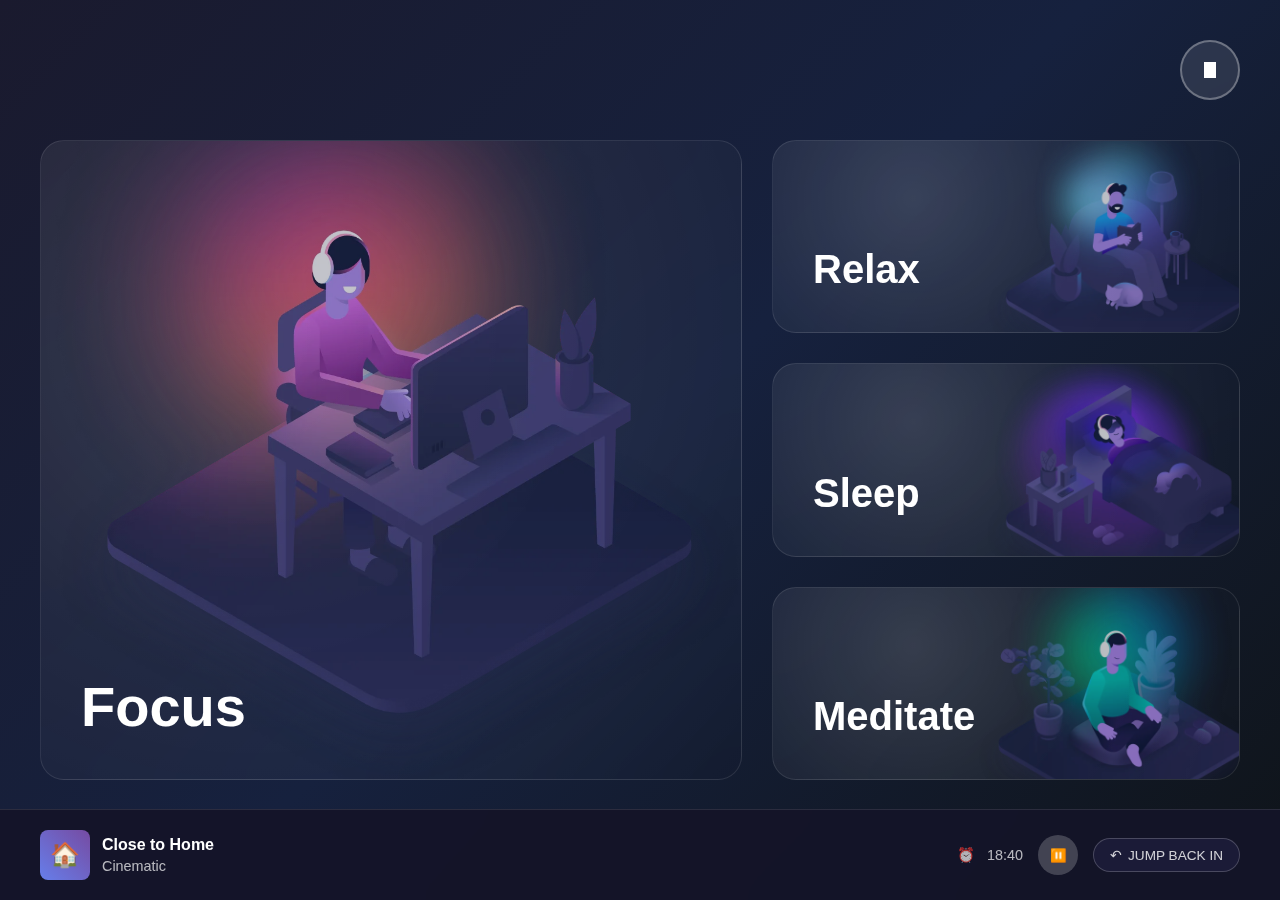
<file: index.html>
<!DOCTYPE html>
<html lang="en">
  <head>
    <meta charset="UTF-8" />
    <meta name="viewport" content="width=device-width, initial-scale=1.0" />
    <title>Ambient Sound App</title>
    <style>
      * {
        margin: 0;
        padding: 0;
        box-sizing: border-box;
      }

      body {
        font-family: -apple-system, BlinkMacSystemFont, "Segoe UI", Roboto,
          sans-serif;
        background: linear-gradient(
          135deg,
          #1a1a2e 0%,
          #16213e 50%,
          #0f1419 100%
        );
        min-height: 100vh;
        color: white;
        overflow-x: hidden;
      }

      .container {
        padding: 20px;
        padding-bottom: 120px;
        min-height: 100vh;
        display: flex;
        flex-direction: column;
        position: relative;
      }

      .pause-btn {
        position: absolute;
        top: 20px;
        right: 20px;
        width: 50px;
        height: 50px;
        border: 2px solid rgba(255, 255, 255, 0.3);
        border-radius: 50%;
        background: rgba(255, 255, 255, 0.1);
        backdrop-filter: blur(10px);
        display: flex;
        align-items: center;
        justify-content: center;
        cursor: pointer;
        transition: all 0.3s ease;
        z-index: 10;
      }

      .pause-btn:hover {
        background: rgba(255, 255, 255, 0.2);
        transform: scale(1.05);
      }

      .pause-icon {
        width: 10px;
        height: 14px;
        background: white;
        position: relative;
      }

      .pause-icon::before,
      .pause-icon::after {
        content: "";
        position: absolute;
        width: 3px;
        height: 14px;
        background: white;
        border-radius: 2px;
      }

      .pause-icon::before {
        left: 0;
      }

      .pause-icon::after {
        right: 0;
      }

      .main-grid {
        display: grid;
        grid-template-columns: 1fr;
        gap: 20px;
        flex: 1;
        max-width: 1200px;
        margin: 0 auto;
        width: 100%;
        padding-top: 80px;
      }

      .card {
        border-radius: 20px;
        padding: 30px 25px;
        position: relative;
        overflow: hidden;
        cursor: pointer;
        transition: all 0.4s ease;
        backdrop-filter: blur(20px);
        display: flex;
        flex-direction: column;
        justify-content: space-between;
        background: radial-gradient(
          circle at 30% 30%,
          rgba(255, 255, 255, 0.15) 0%,
          rgba(255, 255, 255, 0.05) 50%,
          transparent 100%
        );
        border: 1px solid rgba(255, 255, 255, 0.1);
        min-height: 150px;
      }

      .card:hover {
        transform: translateY(-5px);
        filter: brightness(1.1);
      }

      .card.focus {
        min-height: 200px;
      }

      .card-title {
        font-size: 2rem;
        font-weight: 600;
        position: absolute;
        bottom: 25px;
        left: 25px;
        z-index: 2;
        margin: 0;
      }

      .card.focus .card-title {
        font-size: 2.5rem;
      }

      .card-illustration {
        position: absolute;
        background-size: contain;
        background-repeat: no-repeat;
        background-position: center;
        z-index: 1;
        opacity: 0.7;
      }

      .card.focus .card-illustration {
        top: 0;
        left: 0;
        width: 100%;
        height: 100%;
        background-image: url("assets/focus.webp");
        background-size: cover;
        background-position: center;
      }

      .card.relax .card-illustration,
      .card.sleep .card-illustration,
      .card.meditate .card-illustration {
        bottom: -30%;
        right: -40%;
        width: 120%;
        height: 120%;
      }

      .card.relax .card-illustration {
        background-image: url("assets/relax.webp");
      }

      .card.sleep .card-illustration {
        background-image: url("assets/sleep.webp");
      }

      .card.meditate .card-illustration {
        background-image: url("assets/meditate.webp");
      }

      .player {
        position: fixed;
        bottom: 0;
        left: 0;
        right: 0;
        background: rgba(20, 20, 40, 0.95);
        backdrop-filter: blur(20px);
        border-top: 1px solid rgba(255, 255, 255, 0.1);
        padding: 15px 20px;
        display: flex;
        align-items: center;
        justify-content: space-between;
        flex-wrap: wrap;
        gap: 15px;
      }

      .player-left {
        display: flex;
        align-items: center;
        gap: 12px;
        flex: 1;
        min-width: 0;
      }

      .player-artwork {
        width: 45px;
        height: 45px;
        border-radius: 8px;
        background: linear-gradient(45deg, #667eea 0%, #764ba2 100%);
        display: flex;
        align-items: center;
        justify-content: center;
        font-size: 1.3rem;
        flex-shrink: 0;
      }

      .player-info {
        min-width: 0;
        flex: 1;
      }

      .player-info h4 {
        font-size: 0.9rem;
        font-weight: 600;
        margin-bottom: 2px;
        white-space: nowrap;
        overflow: hidden;
        text-overflow: ellipsis;
      }

      .player-info p {
        font-size: 0.8rem;
        color: rgba(255, 255, 255, 0.7);
      }

      .player-right {
        display: flex;
        align-items: center;
        gap: 15px;
        flex-shrink: 0;
      }

      .player-time {
        display: flex;
        align-items: center;
        gap: 8px;
        color: rgba(255, 255, 255, 0.7);
        font-size: 0.8rem;
      }

      .player-controls {
        display: flex;
        align-items: center;
        gap: 12px;
      }

      .play-pause-btn {
        width: 36px;
        height: 36px;
        border: none;
        border-radius: 50%;
        background: rgba(255, 255, 255, 0.2);
        color: white;
        display: flex;
        align-items: center;
        justify-content: center;
        cursor: pointer;
        transition: all 0.3s ease;
      }

      .play-pause-btn:hover {
        background: rgba(255, 255, 255, 0.3);
        transform: scale(1.05);
      }

      .jump-back {
        background: rgba(30, 30, 60, 0.8);
        border: 1px solid rgba(255, 255, 255, 0.2);
        border-radius: 18px;
        padding: 6px 12px;
        color: rgba(255, 255, 255, 0.8);
        font-size: 0.75rem;
        cursor: pointer;
        transition: all 0.3s ease;
        display: flex;
        align-items: center;
        gap: 4px;
        white-space: nowrap;
      }

      .jump-back:hover {
        background: rgba(40, 40, 70, 0.9);
        color: white;
      }

      @keyframes float {
        0%,
        100% {
          transform: translateY(0px) rotate(0deg);
        }
        50% {
          transform: translateY(-15px) rotate(1deg);
        }
      }

      .floating {
        animation: float 6s ease-in-out infinite;
      }

      .glow {
        position: absolute;
        top: 0;
        left: 0;
        right: 0;
        bottom: 0;
        background: radial-gradient(
          circle at center,
          rgba(255, 255, 255, 0.1) 0%,
          transparent 70%
        );
        opacity: 0;
        transition: opacity 0.4s ease;
      }

      .card:hover .glow {
        opacity: 1;
      }

      /* Tablet styles */
      @media (min-width: 768px) {
        .container {
          padding: 30px;
          padding-bottom: 120px;
        }

        .pause-btn {
          top: 30px;
          right: 30px;
          width: 55px;
          height: 55px;
        }

        .main-grid {
          grid-template-columns: 1fr 1fr;
          gap: 25px;
          padding-top: 100px;
        }

        .card {
          padding: 35px 30px;
          border-radius: 22px;
          min-height: 180px;
        }

        .card.focus {
          grid-row: span 2;
          min-height: 300px;
        }

        .card-title {
          font-size: 2.2rem;
          bottom: 30px;
          left: 30px;
        }

        .card.focus .card-title {
          font-size: 3rem;
        }

        .player {
          padding: 18px 30px;
          flex-wrap: nowrap;
        }

        .player-artwork {
          width: 48px;
          height: 48px;
        }

        .player-info h4 {
          font-size: 0.95rem;
        }

        .player-info p {
          font-size: 0.85rem;
        }
      }

      /* Desktop styles */
      @media (min-width: 1024px) {
        .container {
          padding: 40px;
          padding-bottom: 120px;
        }

        .pause-btn {
          top: 40px;
          right: 40px;
          width: 60px;
          height: 60px;
        }

        .pause-icon {
          width: 12px;
          height: 16px;
        }

        .pause-icon::before,
        .pause-icon::after {
          width: 4px;
          height: 16px;
        }

        .main-grid {
          grid-template-columns: 1.5fr 1fr;
          grid-template-rows: 1fr 1fr 1fr;
          gap: 30px;
        }

        .card {
          padding: 40px;
          border-radius: 24px;
          min-height: auto;
        }

        .card.focus {
          grid-row: span 3;
        }

        .card-title {
          font-size: 2.5rem;
          bottom: 40px;
          left: 40px;
        }

        .card.focus .card-title {
          font-size: 3.5rem;
        }

        .card.relax .card-illustration,
        .card.sleep .card-illustration,
        .card.meditate .card-illustration {
          bottom: -40%;
          right: -50%;
          width: 150%;
          height: 150%;
        }

        .card:hover {
          transform: translateY(-8px);
        }

        @keyframes float {
          0%,
          100% {
            transform: translateY(0px) rotate(0deg);
          }
          50% {
            transform: translateY(-20px) rotate(2deg);
          }
        }

        .player {
          padding: 20px 40px;
        }

        .player-artwork {
          width: 50px;
          height: 50px;
          font-size: 1.5rem;
        }

        .player-info h4 {
          font-size: 1rem;
          margin-bottom: 4px;
        }

        .player-info p {
          font-size: 0.9rem;
        }

        .player-time {
          font-size: 0.9rem;
          gap: 12px;
        }

        .play-pause-btn {
          width: 40px;
          height: 40px;
        }

        .jump-back {
          padding: 8px 16px;
          font-size: 0.85rem;
          gap: 6px;
        }
      }

      /* Mobile-specific adjustments */
      @media (max-width: 480px) {
        .container {
          padding: 15px;
          padding-bottom: 100px;
        }

        .pause-btn {
          top: 15px;
          right: 15px;
          width: 45px;
          height: 45px;
        }

        .main-grid {
          gap: 15px;
          padding-top: 70px;
        }

        .card {
          padding: 25px 20px;
          min-height: 130px;
        }

        .card.focus {
          min-height: 180px;
        }

        .card-title {
          font-size: 1.8rem;
          bottom: 20px;
          left: 20px;
        }

        .card.focus .card-title {
          font-size: 2.2rem;
        }

        .player {
          padding: 12px 15px;
          gap: 10px;
        }

        .player-left {
          gap: 10px;
        }

        .player-artwork {
          width: 40px;
          height: 40px;
          font-size: 1.1rem;
        }

        .player-info h4 {
          font-size: 0.85rem;
        }

        .player-info p {
          font-size: 0.75rem;
        }

        .player-right {
          gap: 10px;
        }

        .player-time {
          font-size: 0.75rem;
          gap: 6px;
        }

        .play-pause-btn {
          width: 32px;
          height: 32px;
          font-size: 0.9rem;
        }

        .jump-back {
          padding: 5px 10px;
          font-size: 0.7rem;
          gap: 3px;
        }

        /* Stack player elements on very small screens */
        @media (max-width: 360px) {
          .player {
            flex-direction: column;
            align-items: stretch;
            padding: 10px 15px;
            gap: 10px;
          }

          .player-left {
            justify-content: center;
          }

          .player-right {
            justify-content: center;
          }
        }
      }
    </style>
  </head>
  <body>
    <div class="container">
      <div class="pause-btn">
        <div class="pause-icon"></div>
      </div>

      <div class="main-grid">
        <div class="card focus">
          <div class="glow"></div>
          <h2 class="card-title">Focus</h2>
          <div class="card-illustration floating"></div>
        </div>

        <div class="card relax">
          <div class="glow"></div>
          <h2 class="card-title">Relax</h2>
          <div class="card-illustration floating"></div>
        </div>

        <div class="card sleep">
          <div class="glow"></div>
          <h2 class="card-title">Sleep</h2>
          <div class="card-illustration floating"></div>
        </div>

        <div class="card meditate">
          <div class="glow"></div>
          <h2 class="card-title">Meditate</h2>
          <div class="card-illustration floating"></div>
        </div>
      </div>

      <div class="player">
        <div class="player-left">
          <div class="player-artwork">🏠</div>
          <div class="player-info">
            <h4>Close to Home</h4>
            <p>Cinematic</p>
          </div>
        </div>

        <div class="player-right">
          <div class="player-time">
            <span>⏰</span>
            <span>18:40</span>
          </div>
          <div class="player-controls">
            <button class="play-pause-btn">⏸️</button>
          </div>
          <div class="jump-back">
            <span>↶</span>
            <span>JUMP BACK IN</span>
          </div>
        </div>
      </div>
    </div>

    <script>
      // Add interactive hover effects
      const cards = document.querySelectorAll(".card");
      const pauseBtn = document.querySelector(".pause-btn");
      const playPauseBtn = document.querySelector(".play-pause-btn");

      cards.forEach((card) => {
        card.addEventListener("click", () => {
          // Add a subtle pulse effect on click
          card.style.transform = "scale(0.98)";
          setTimeout(() => {
            card.style.transform = "";
          }, 150);
        });
      });

      let isPlaying = true;
      playPauseBtn.addEventListener("click", () => {
        isPlaying = !isPlaying;
        playPauseBtn.textContent = isPlaying ? "⏸️" : "▶️";
      });

      pauseBtn.addEventListener("click", () => {
        isPlaying = !isPlaying;
        playPauseBtn.textContent = isPlaying ? "⏸️" : "▶️";
      });

      // Add subtle parallax effect on mouse move (disabled on mobile for performance)
      if (window.innerWidth > 768) {
        document.addEventListener("mousemove", (e) => {
          const mouseX = e.clientX / window.innerWidth;
          const mouseY = e.clientY / window.innerHeight;

          cards.forEach((card, index) => {
            const intensity = (index + 1) * 0.5;
            const x = (mouseX - 0.5) * intensity;
            const y = (mouseY - 0.5) * intensity;

            card.style.transform = `translate(${x}px, ${y}px)`;
          });
        });
      }
    </script>
  </body>
</html>
</file>
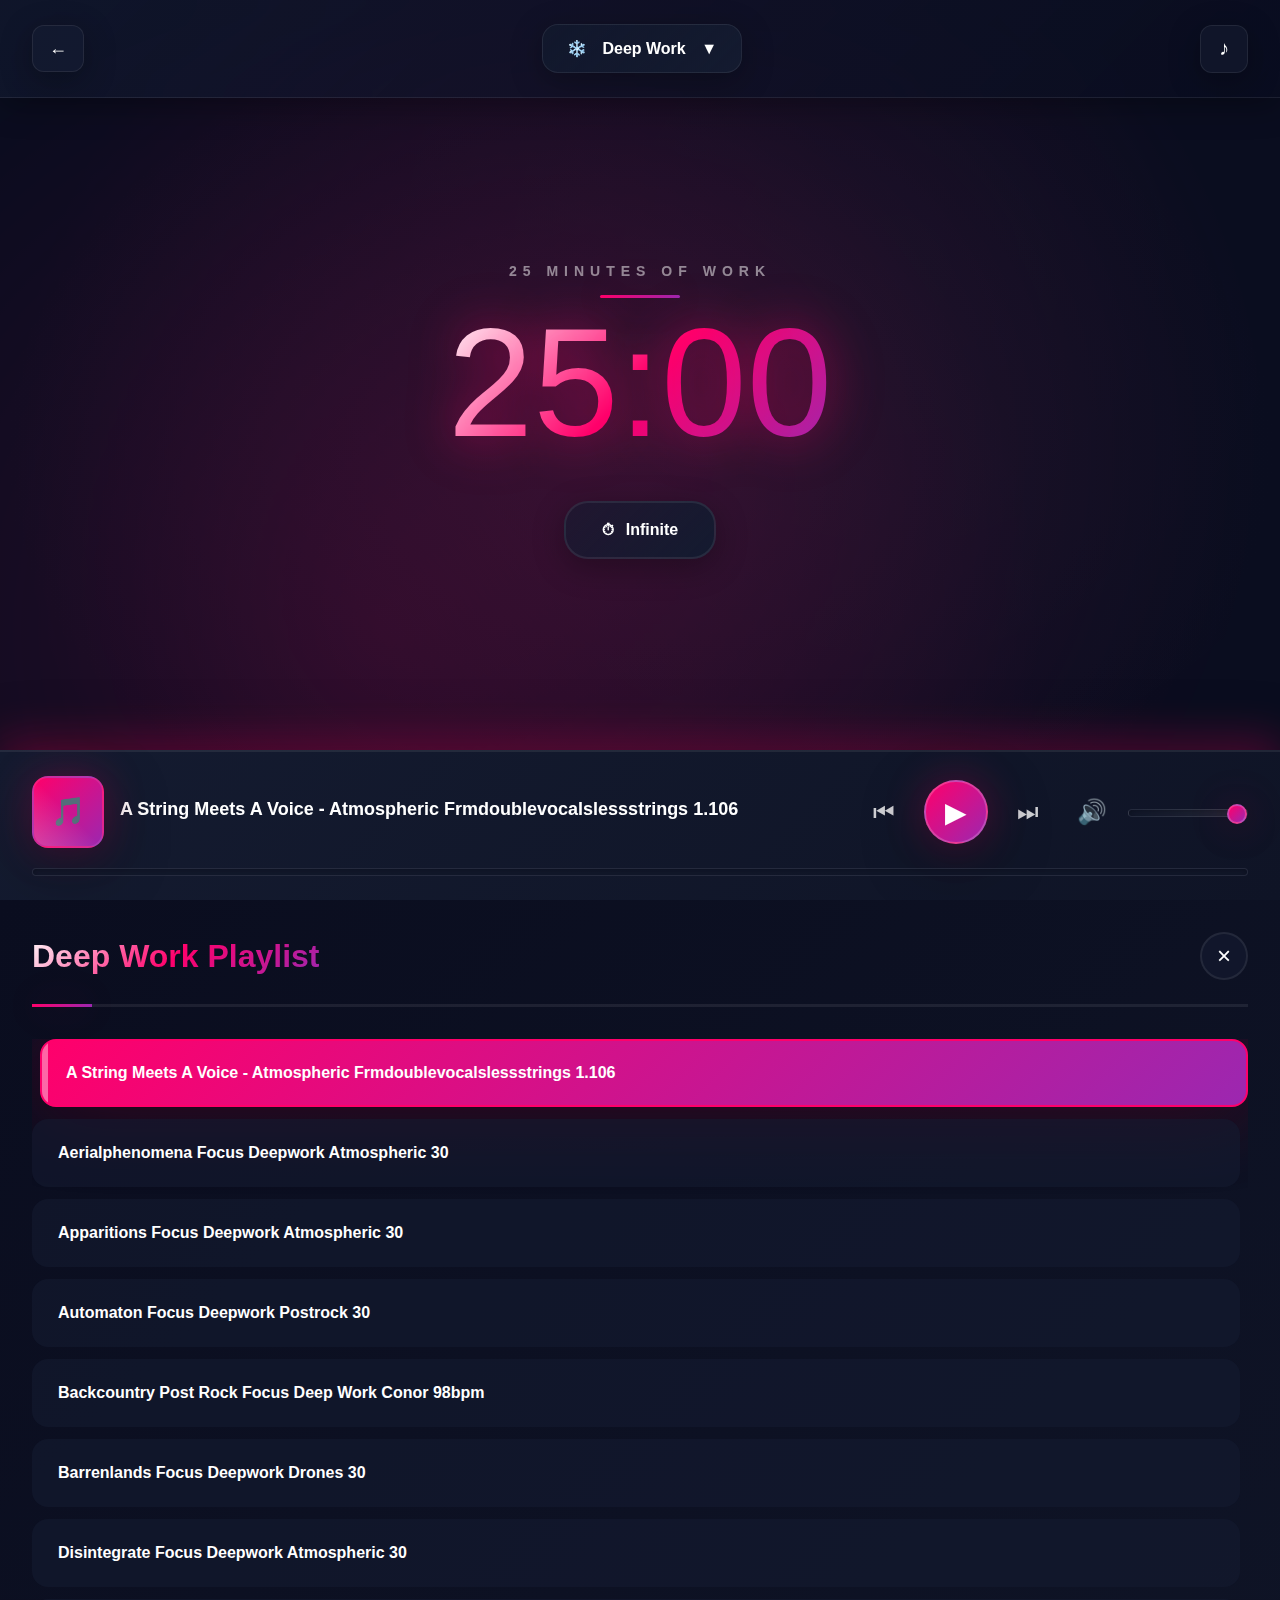
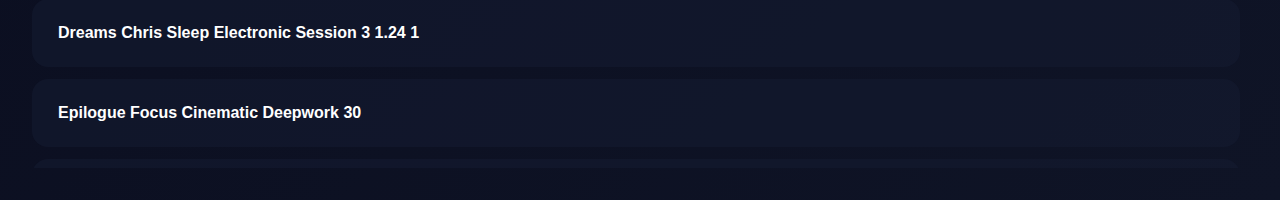
<file: player/player.html>
<!DOCTYPE html>
<html lang="en">
  <head>
    <meta charset="UTF-8" />
    <meta
      name="viewport"
      content="width=device-width, initial-scale=1, maximum-scale=1, user-scalable=no"
    />
    <title>Focus Player</title>
    <link rel="stylesheet" href="player.css" />
  </head>
  <body class="bg-deep-work">
    <!-- Top Bar -->
    <div class="top-bar">
      <button class="back-btn">←</button>

      <div class="activity-selector">
        <button class="dropdown-btn" id="dropdown-btn">
          <span id="current-icon">❄️</span>
          <span id="current-activity">Deep Work</span>
          <span>▼</span>
        </button>
        <div class="dropdown-content" id="dropdown-content">
          <div
            class="activity-option selected"
            data-value="deep-work"
            data-icon="❄️"
          >
            <span>Deep Work</span>
          </div>
          <div class="activity-option" data-value="creativity" data-icon="🎨">
            <span>Creativity</span>
          </div>
          <div class="activity-option" data-value="learning" data-icon="📚">
            <span>Learning</span>
          </div>
        </div>
      </div>

      <div class="top-controls">
        <button class="icon-btn" id="tracks-btn">♪</button>
      </div>
    </div>

    <!-- Main Content -->
    <div class="main-content">
      <div class="timer-section">
        <div class="timer-label" id="timer-label">25 MINUTES OF WORK</div>
        <div class="timer-display" id="timer-display">25:00</div>
        <button class="interval-btn" id="interval-btn">
          <span>⏱</span>
          <span>Timer</span>
        </button>
      </div>
    </div>

    <!-- Warning Modal -->
    <div class="warning-modal" id="warning-modal">
      <div class="warning-content">
        <div class="warning-message">
          Changing timer mode will lose your current progress. Continue?
        </div>
        <div class="warning-buttons">
          <button class="warning-btn" id="cancel-warning-btn">Cancel</button>
          <button class="warning-btn confirm" id="confirm-warning-btn">
            Continue
          </button>
        </div>
      </div>
    </div>

    <!-- Timer Mode Overlay -->
    <div class="timer-mode-overlay" id="timer-mode-overlay">
      <div class="timer-mode-wrapper">
        <div class="timer-mode-container">
          <div class="timer-mode-header">
            <div class="timer-mode-title">Timer Settings</div>
            <button class="close-btn" id="close-timer-btn">×</button>
          </div>

          <div class="timer-mode-options">
            <div class="timer-mode-option" data-mode="infinite">
              <div class="option-icon">∞</div>
              <div class="option-title">Infinite</div>
              <div class="option-desc">Count up endlessly</div>
            </div>
            <div class="timer-mode-option" data-mode="timer">
              <div class="option-icon">⏱</div>
              <div class="option-title">Timer</div>
              <div class="option-desc">Set a countdown</div>
            </div>
            <div class="timer-mode-option selected" data-mode="interval">
              <div class="option-icon">🍅</div>
              <div class="option-title">Intervals</div>
              <div class="option-desc">Work/rest cycles</div>
            </div>
          </div>

          <div class="interval-settings">
            <div class="interval-settings-title">Set Interval</div>
            <div class="interval-settings-subtitle">
              Select your desired work and rest lengths
            </div>

            <div class="time-options-container">
              <div class="time-option-column">
                <div class="time-option-title">Work Time</div>
                <button class="time-option-btn active">25 min</button>
                <button class="time-option-btn">30 min</button>
                <button class="time-option-btn">35 min</button>
                <button class="time-option-btn">40 min</button>
              </div>

              <div class="time-option-column">
                <div class="time-option-title">Rest Time</div>
                <button class="time-option-btn">5 min</button>
                <button class="time-option-btn active">10 min</button>
                <button class="time-option-btn">15 min</button>
                <button class="time-option-btn">20 min</button>
              </div>
            </div>

            <div class="custom-time-inputs">
              <div class="custom-time-input">
                <span>Work:</span>
                <input
                  type="number"
                  id="work-minutes"
                  min="1"
                  max="120"
                  placeholder="20"
                />
                <span>min</span>
              </div>
              <div class="custom-time-input">
                <span>Break:</span>
                <input
                  type="number"
                  id="break-minutes"
                  min="1"
                  max="30"
                  placeholder="5"
                />
                <span>min</span>
              </div>
            </div>
          </div>
          <div
            class="interval-settings"
            id="timer-settings"
            style="display: none"
          >
            <div class="interval-settings-title">Set Timer Duration</div>
            <div class="interval-settings-subtitle">
              Select your desired timer length
            </div>

            <div class="time-options-container">
              <div class="time-option-column">
                <button class="time-option-btn">5 min</button>
                <button class="time-option-btn">10 min</button>
                <button class="time-option-btn">15 min</button>
                <button class="time-option-btn">20 min</button>
                <button class="time-option-btn">25 min</button>
                <button class="time-option-btn">30 min</button>
              </div>
            </div>

            <div class="custom-time-inputs">
              <div class="custom-time-input">
                <span>Custom:</span>
                <input
                  type="number"
                  id="timer-minutes"
                  min="1"
                  max="120"
                  placeholder="25"
                />
                <span>min</span>
              </div>
            </div>
          </div>

          <button class="interval-btn" id="confirm-timer-btn">
            Start Timer
          </button>
        </div>
      </div>
    </div>

    <!-- Bottom Player -->
    <div class="bottom-player" id="bottom-player">
      <div style="display: flex; align-items: center; gap: 1rem">
        <div class="track-art" id="track-art">🎵</div>
        <div class="track-info">
          <div class="track-title" id="track-title">Select a track</div>
        </div>
        <div class="player-controls">
          <button class="control-btn" id="prev-btn">⏮</button>
          <button class="control-btn play-pause-btn" id="play-pause-btn">
            ▶
          </button>
          <button class="control-btn" id="next-btn">⏭</button>
          <div class="volume-control">
            <button class="control-btn volume-btn" id="volume-btn">🔊</button>
            <div class="volume-slider" id="volume-slider">
              <input
                type="range"
                id="volume-range"
                min="0"
                max="1"
                step="0.01"
                value="1"
              />
            </div>
          </div>
        </div>
      </div>
      <div class="progress-bar" id="progress-bar">
        <div class="progress" id="progress" style="width: 0%"></div>
        <input
          type="range"
          id="progress-range"
          min="0"
          max="100"
          value="0"
          step="0.1"
        />
      </div>
    </div>

    <!-- Track List Overlay -->
    <div class="track-list-overlay" id="track-list-overlay">
      <div class="track-list-header">
        <div class="track-list-title" id="playlist-title">Playlist</div>
        <button class="close-btn" id="close-tracks-btn">×</button>
      </div>
      <div class="track-list" id="track-list"></div>
    </div>

    <audio id="audio-player" preload="auto"></audio>

    <script>
      const backgrounds = {
        "deep-work": "bg-deep-work",
        creativity: "bg-creativity",
        learning: "bg-learning",
      };

      const activityLabels = {
        "deep-work": "25 MINUTES OF WORK",
        creativity: "25 MINUTES OF CREATIVITY",
        learning: "25 MINUTES OF LEARNING",
      };

      const playlistTitles = {
        "deep-work": "Deep Work Playlist",
        creativity: "Creativity Playlist",
        learning: "Learning Playlist",
      };

      let currentActivity = "deep-work";
      let isPlaying = false;
      let timeLeft = 25 * 60;
      let timerInterval;
      let currentTracks = [];
      let currentTrackIndex = -1;
      let isSelectingTrack = false;

      // Timer system
      let timerMode = "infinite"; // 'infinite', 'timer', or 'interval'
      let currentTimerMode = "infinite";
      let isTimerRunning = false;
      let isWorkPhase = true;
      let pendingTimerModeChange = null;
      let timerEndSound = new Audio("../sounds/workintervalend.wav");
      let breakEndSound = new Audio("../sounds/breakintervalend.wav");

      // DOM elements
      const dropdownBtn = document.getElementById("dropdown-btn");
      const dropdownContent = document.getElementById("dropdown-content");
      const currentIcon = document.getElementById("current-icon");
      const currentActivityEl = document.getElementById("current-activity");
      const timerLabel = document.getElementById("timer-label");
      const timerDisplay = document.getElementById("timer-display");
      const intervalBtn = document.getElementById("interval-btn");
      const bottomPlayer = document.getElementById("bottom-player");
      const playPauseBtn = document.getElementById("play-pause-btn");
      const prevBtn = document.getElementById("prev-btn");
      const nextBtn = document.getElementById("next-btn");
      const volumeBtn = document.getElementById("volume-btn");
      const volumeSlider = document.getElementById("volume-slider");
      const volumeRange = document.getElementById("volume-range");
      const progressBar = document.getElementById("progress-bar");
      const progressRange = document.getElementById("progress-range");
      const progress = document.getElementById("progress");
      const tracksBtn = document.getElementById("tracks-btn");
      const trackListOverlay = document.getElementById("track-list-overlay");
      const closeTracksBtn = document.getElementById("close-tracks-btn");
      const trackList = document.getElementById("track-list");
      const playlistTitle = document.getElementById("playlist-title");
      const trackTitle = document.getElementById("track-title");
      const audioPlayer = document.getElementById("audio-player");
      const timerModeOverlay = document.getElementById("timer-mode-overlay");
      const closeTimerBtn = document.getElementById("close-timer-btn");
      const confirmTimerBtn = document.getElementById("confirm-timer-btn");
      const timerModeOptions = document.querySelectorAll(".timer-mode-option");
      const timerMinutesInput = document.getElementById("timer-minutes");
      const workMinutesInput = document.getElementById("work-minutes");
      const breakMinutesInput = document.getElementById("break-minutes");
      const warningModal = document.getElementById("warning-modal");
      const cancelWarningBtn = document.getElementById("cancel-warning-btn");
      const confirmWarningBtn = document.getElementById("confirm-warning-btn");
      const timeOptionBtns = document.querySelectorAll(".time-option-btn");
      const workTimeColumn = document.querySelectorAll(
        ".time-option-column"
      )[0];
      const breakTimeColumn = document.querySelectorAll(
        ".time-option-column"
      )[1];
      const timerSettings = document.getElementById("timer-settings");
      const body = document.body;

      // Initialize volume
      const savedVolume = localStorage.getItem("playerVolume") || "1";
      audioPlayer.volume = parseFloat(savedVolume);
      volumeRange.value = savedVolume;
      volumeBtn.textContent =
        savedVolume === "0" ? "🔇" : savedVolume <= 0.5 ? "🔉" : "🔊";

      // Load tracks
      async function loadTracks(activity) {
        trackList.innerHTML = "<div>Loading...</div>";
        try {
          const response = await fetch(`../songs/focus/${activity}.json`);
          const tracks = await response.json();
          currentTracks = tracks;
          renderTrackList(tracks);
          playlistTitle.textContent = playlistTitles[activity] || "Playlist";
          if (currentTrackIndex !== -1) {
            document.querySelectorAll(".track-item").forEach((item) => {
              item.classList.remove("active");
              if (parseInt(item.dataset.index) === currentTrackIndex) {
                item.classList.add("active");
              }
            });
          }
        } catch (e) {
          trackList.innerHTML = "<div>Error loading tracks</div>";
          console.error("Error loading tracks:", e);
        }
      }

      function renderTrackList(tracks) {
        trackList.innerHTML = "";
        tracks.forEach((track, index) => {
          const div = document.createElement("div");
          div.className = "track-item";
          div.textContent = track.name;
          div.dataset.index = index;
          div.addEventListener("click", () => selectTrack(index));
          trackList.appendChild(div);
        });
      }

      async function selectTrack(index) {
        if (isSelectingTrack || index < 0 || index >= currentTracks.length)
          return;
        isSelectingTrack = true;

        try {
          currentTrackIndex = index;
          const track = currentTracks[index];

          document.querySelectorAll(".track-item").forEach((item) => {
            item.classList.remove("active");
            if (parseInt(item.dataset.index) === index) {
              item.classList.add("active");
            }
          });

          trackTitle.textContent = track.name;
          audioPlayer.src = track.url;
          bottomPlayer.classList.add("show");
          trackListOverlay.classList.remove("show");

          audioPlayer.currentTime = 0;
          await audioPlayer.play();
          isPlaying = true;
          playPauseBtn.textContent = "⏸";
          startTimer(); // Start timer when new track begins
        } catch (error) {
          console.error("Autoplay failed:", error);
          isPlaying = false;
          playPauseBtn.textContent = "▶";
          trackTitle.textContent = `${track.name} (Click play to start)`;
        } finally {
          isSelectingTrack = false;
        }
      }

      // Activity dropdown
      dropdownBtn.addEventListener("click", (e) => {
        e.stopPropagation();
        dropdownContent.classList.toggle("show");
      });
      document.addEventListener("click", () =>
        dropdownContent.classList.remove("show")
      );

      document.querySelectorAll(".activity-option").forEach((option) => {
        option.addEventListener("click", () => {
          const value = option.dataset.value;
          const icon = option.dataset.icon;
          const name = option.textContent.trim();

          document
            .querySelectorAll(".activity-option")
            .forEach((opt) => opt.classList.remove("selected"));
          option.classList.add("selected");

          currentIcon.textContent = icon;
          currentActivityEl.textContent = name;
          timerLabel.textContent = activityLabels[value];

          Object.values(backgrounds).forEach((bg) => body.classList.remove(bg));
          body.classList.add(backgrounds[value]);

          currentActivity = value;
          loadTracks(value);
          dropdownContent.classList.remove("show");
        });
      });

      // Timer interface
      intervalBtn.addEventListener("click", (e) => {
        e.stopPropagation();
        timerModeOverlay.classList.add("show");
        timerModeOverlay.style.visibility = "visible";
        timerModeOverlay.style.opacity = "1";
      });

      function closeTimerOverlay() {
        timerModeOverlay.classList.remove("show");
        timerModeOverlay.style.visibility = "hidden";
        timerModeOverlay.style.opacity = "0";
      }

      closeTimerBtn.addEventListener("click", closeTimerOverlay);

      timerModeOverlay.addEventListener("click", (e) => {
        if (e.target === timerModeOverlay) {
          closeTimerOverlay();
        }
      });

      timerModeOptions.forEach((option) => {
        option.addEventListener("click", () => {
          timerModeOptions.forEach((opt) => opt.classList.remove("selected"));
          option.classList.add("selected");
          timerMode = option.dataset.mode;

          // Show/hide appropriate sections
          document.querySelector(".interval-settings").style.display =
            timerMode === "interval" ? "block" : "none";
          timerSettings.style.display =
            timerMode === "timer" ? "block" : "none";
        });
      });

      // handle timer option button clicks:
      document
        .querySelectorAll("#timer-settings .time-option-btn")
        .forEach((btn) => {
          btn.addEventListener("click", function () {
            // Remove active class from all buttons in timer settings
            document
              .querySelectorAll("#timer-settings .time-option-btn")
              .forEach((b) => b.classList.remove("active"));

            // Add active class to clicked button
            this.classList.add("active");

            // Update the timer input field
            timerMinutesInput.value = parseInt(this.textContent);
          });
        });

      // Update the timerMinutesInput change handler:
      timerMinutesInput.addEventListener("change", function () {
        if (this.value < 1) this.value = 1;
        if (this.value > 120) this.value = 120;

        // Remove active class from all timer option buttons
        document
          .querySelectorAll("#timer-settings .time-option-btn")
          .forEach((b) => b.classList.remove("active"));
      });

      // Handle time option button clicks
      timeOptionBtns.forEach((btn) => {
        btn.addEventListener("click", function () {
          // Remove active class from all buttons in the same column
          const column = this.closest(".time-option-column");
          column
            .querySelectorAll(".time-option-btn")
            .forEach((b) => b.classList.remove("active"));

          // Add active class to clicked button
          this.classList.add("active");

          // Update the corresponding input field
          const timeValue = parseInt(this.textContent);
          if (column === workTimeColumn) {
            workMinutesInput.value = timeValue;
          } else {
            breakMinutesInput.value = timeValue;
          }
        });
      });

      // Handle custom time inputs
      workMinutesInput.addEventListener("change", function () {
        if (this.value < 1) this.value = 1;
        if (this.value > 120) this.value = 120;
      });

      breakMinutesInput.addEventListener("change", function () {
        if (this.value < 1) this.value = 1;
        if (this.value > 30) this.value = 30;
      });

      confirmTimerBtn.addEventListener("click", () => {
        // If timer is running and we're changing to a different mode, show warning
        if (isTimerRunning && currentTimerMode !== timerMode) {
          warningModal.classList.add("show");
          return;
        }

        // Set the pending change to current selection
        pendingTimerModeChange = timerMode;
        applyTimerModeChange();
      });

      function applyTimerModeChange() {
        closeTimerOverlay();
        if (timerInterval) clearInterval(timerInterval);

        // Update the current mode
        currentTimerMode = pendingTimerModeChange || timerMode;
        timerMode = currentTimerMode;

        // Reset Pomodoro state when changing modes
        isWorkPhase = true;

        switch (timerMode) {
          case "infinite":
            timeLeft = 0;
            timerLabel.textContent = "INFINITE PLAY";
            break;
          case "timer":
            timeLeft = parseInt(timerMinutesInput.value || 25) * 60;
            timerLabel.textContent = `${
              timerMinutesInput.value || 25
            } MINUTE TIMER`;
            break;
          case "interval":
            timeLeft = parseInt(workMinutesInput.value || 25) * 60;
            timerLabel.textContent = `WORK: ${
              workMinutesInput.value || 25
            } MINUTES`;
            break;
        }

        updateTimerDisplay();
        if (isPlaying) {
          startTimer();
        }

        pendingTimerModeChange = null;
      }

      // Add warning modal handlers
      cancelWarningBtn.addEventListener("click", () => {
        warningModal.classList.remove("show");
        pendingTimerModeChange = currentTimerMode; // Reset to current mode
      });

      confirmWarningBtn.addEventListener("click", () => {
        warningModal.classList.remove("show");
        applyTimerModeChange();
      });

      warningModal.addEventListener("click", (e) => {
        if (e.target === warningModal) {
          warningModal.classList.remove("show");
          pendingTimerModeChange = null;
        }
      });

      function startTimer() {
        if (!isPlaying) return; // Only run if audio is playing
        if (timerInterval) clearInterval(timerInterval);
        timerInterval = setInterval(updateTimer, 1000);
        isTimerRunning = true;
        updateIntervalButtonText();
      }

      function stopTimer() {
        clearInterval(timerInterval);
        timerInterval = null;
        isTimerRunning = false;
        updateIntervalButtonText();
      }

      function updateTimer() {
        if (!isPlaying) {
          stopTimer();
          return;
        }

        if (timerMode === "infinite") {
          timeLeft++;
        } else {
          if (timeLeft > 0) {
            timeLeft--;
          } else {
            handleTimerCompletion();
          }
        }
        updateTimerDisplay();
      }

      function updateTimerDisplay() {
        const minutes = Math.floor(Math.abs(timeLeft) / 60);
        const seconds = Math.abs(timeLeft) % 60;
        timerDisplay.textContent = `${minutes}:${seconds
          .toString()
          .padStart(2, "0")}`;
      }

      function handleTimerCompletion() {
        if (timerMode === "interval") {
          if (isWorkPhase) {
            timerEndSound.play();
            timeLeft = parseInt(breakMinutesInput.value) * 60;
            isWorkPhase = false;
            timerLabel.textContent = `BREAK: ${breakMinutesInput.value} MINUTES`;
          } else {
            breakEndSound.play();
            timeLeft = parseInt(workMinutesInput.value) * 60;
            isWorkPhase = true;
            timerLabel.textContent = `WORK: ${workMinutesInput.value} MINUTES`;
          }
        } else {
          timerEndSound.play();
          stopTimer();
        }
      }

      function updateIntervalButtonText() {
        let label;
        switch (timerMode) {
          case "infinite":
            label = isTimerRunning ? "Stop" : "Infinite";
            break;
          case "timer":
            label = isTimerRunning ? "Stop" : "Timer";
            break;
          case "interval":
            label = isTimerRunning ? "Stop" : "Pomodoro";
            break;
        }
        intervalBtn.innerHTML = `<span>⏱</span><span>${label}</span>`;
      }

      // Adjust dropdown positioning on mobile
      function positionDropdown() {
        if (window.innerWidth <= 400) {
          dropdownContent.style.right = "auto";
          dropdownContent.style.left = "16px";
          dropdownContent.style.width = "calc(100% - 32px)";
        } else {
          dropdownContent.style.right = "0";
          dropdownContent.style.left = "auto";
          dropdownContent.style.width = "auto";
        }
      }

      // Call on load and resize
      window.addEventListener("load", positionDropdown);
      window.addEventListener("resize", positionDropdown);

      // Also call when opening dropdown
      dropdownBtn.addEventListener("click", function () {
        setTimeout(positionDropdown, 10);
      });

      // Audio controls
      playPauseBtn.addEventListener("click", async () => {
        if (currentTrackIndex === -1 && currentTracks.length > 0) {
          await selectTrack(0);
        } else if (isPlaying) {
          audioPlayer.pause();
          isPlaying = false;
          playPauseBtn.textContent = "▶";
          stopTimer(); // Pause timer when audio pauses
        } else {
          try {
            await audioPlayer.play();
            isPlaying = true;
            playPauseBtn.textContent = "⏸";
            startTimer(); // Start timer when audio plays
          } catch (error) {
            console.error("Play failed:", error);
            trackTitle.textContent = `${currentTracks[currentTrackIndex].name} (Click play again)`;
          }
        }
        bottomPlayer.classList.add("show");
      });

      prevBtn.addEventListener("click", () => {
        if (currentTrackIndex > 0) {
          stopTimer(); // Stop current timer
          selectTrack(currentTrackIndex - 1); // Will auto-start timer
        }
      });

      nextBtn.addEventListener("click", () => {
        if (currentTrackIndex < currentTracks.length - 1) {
          stopTimer(); // Stop current timer
          selectTrack(currentTrackIndex + 1); // Will auto-start timer
        }
      });

      // Auto-scroll to top when opening timer settings
      intervalBtn.addEventListener("click", function () {
        setTimeout(() => {
          timerModeOverlay.scrollTo(0, 0);
        }, 50);
      });

      volumeBtn.addEventListener("click", () => {
        audioPlayer.muted = !audioPlayer.muted;
        volumeRange.value = audioPlayer.muted
          ? 0
          : localStorage.getItem("playerVolume") || 1;
        audioPlayer.volume = parseFloat(volumeRange.value);
        volumeBtn.textContent =
          volumeRange.value == 0
            ? "🔇"
            : volumeRange.value <= 0.5
            ? "🔉"
            : "🔊";
        localStorage.setItem("playerVolume", volumeRange.value);
      });

      volumeRange.addEventListener("input", () => {
        audioPlayer.volume = volumeRange.value;
        audioPlayer.muted = volumeRange.value === "0";
        volumeBtn.textContent =
          volumeRange.value === "0"
            ? "🔇"
            : volumeRange.value <= 0.5
            ? "🔉"
            : "🔊";
        localStorage.setItem("playerVolume", volumeRange.value);
      });

      audioPlayer.addEventListener("timeupdate", () => {
        if (audioPlayer.duration) {
          const progressPercent =
            (audioPlayer.currentTime / audioPlayer.duration) * 100;
          progress.style.width = `${progressPercent}%`;
          progressRange.value = progressPercent;
        }
      });

      progressRange.addEventListener("input", () => {
        if (audioPlayer.duration) {
          const newTime = (progressRange.value / 100) * audioPlayer.duration;
          audioPlayer.currentTime = newTime;
          progress.style.width = `${progressRange.value}%`;
        }
      });

      tracksBtn.addEventListener("click", () =>
        trackListOverlay.classList.add("show")
      );
      closeTracksBtn.addEventListener("click", () =>
        trackListOverlay.classList.remove("show")
      );

      audioPlayer.addEventListener("ended", () => {
        if (currentTrackIndex < currentTracks.length - 1) {
          selectTrack(currentTrackIndex + 1);
        } else {
          isPlaying = false;
          playPauseBtn.textContent = "▶";
          stopTimer(); // Stop timer when playlist ends
        }
      });

      async function init() {
        bottomPlayer.classList.add("show");
        await loadTracks(currentActivity);
        if (currentTracks.length > 0) {
          currentTrackIndex = 0;
          trackTitle.textContent = currentTracks[0].name;
          audioPlayer.src = currentTracks[0].url;
          document.querySelectorAll(".track-item")[0].classList.add("active");
        }
        updateTimerDisplay();
        updateIntervalButtonText();
      }

      init();
    </script>
  </body>
</html>
</file>
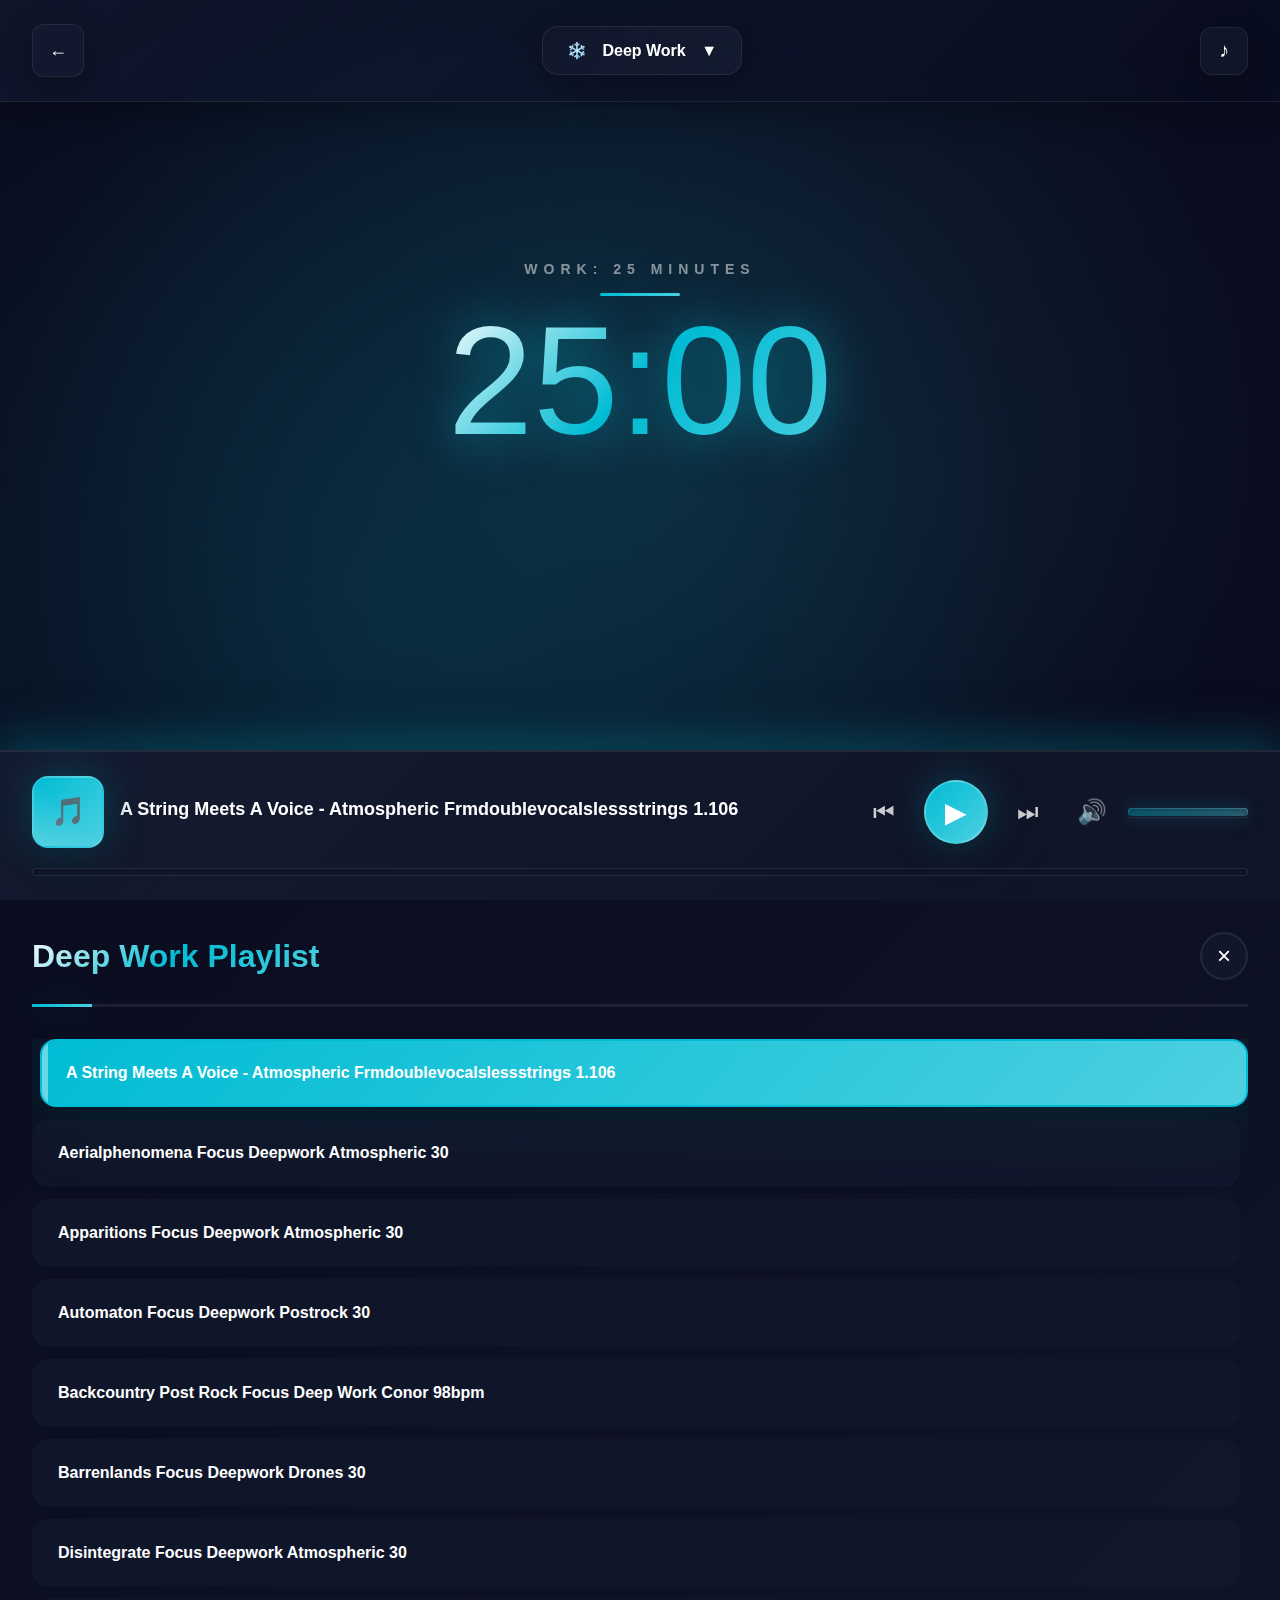
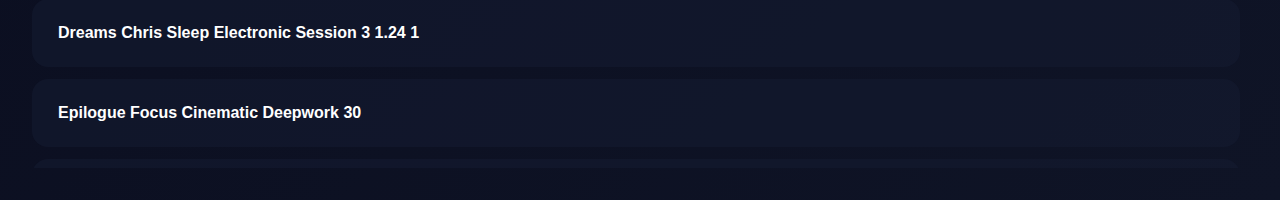
<file: players/focus.html>
<!DOCTYPE html>
<html lang="en">
  <head>
    <meta charset="UTF-8" />
    <meta
      name="viewport"
      content="width=device-width, initial-scale=1, maximum-scale=1, user-scalable=no"
    />
    <title>Focus</title>
    <link rel="stylesheet" href="focus.css" />
  </head>
  <body class="bg-deep-work">
    <!-- Top Bar -->
    <div class="top-bar">
      <a href="../index.html" class="back-btn" style="text-decoration: none"
        >←</a
      >

      <div class="activity-selector">
        <button class="dropdown-btn" id="dropdown-btn">
          <span id="current-icon">❄️</span>
          <span id="current-activity">Deep Work</span>
          <span>▼</span>
        </button>
        <div class="dropdown-content" id="dropdown-content">
          <div
            class="activity-option selected"
            data-value="deep-work"
            data-icon="❄️"
          >
            <span>Deep Work</span>
          </div>
          <div class="activity-option" data-value="creativity" data-icon="🎨">
            <span>Creativity</span>
          </div>
          <div class="activity-option" data-value="learning" data-icon="📚">
            <span>Learning</span>
          </div>
        </div>
      </div>

      <div class="top-controls">
        <button class="icon-btn" id="tracks-btn">♪</button>
      </div>
    </div>

    <!-- Main Content -->
    <div class="main-content">
      <div class="timer-section">
        <div class="timer-label" id="timer-label">25 MINUTES OF WORK</div>
        <div class="timer-display" id="timer-display">25:00</div>
        <button class="interval-btn" id="interval-btn">
          <span>⏱</span>
          <span>Timer</span>
        </button>
      </div>
    </div>

    <!-- Warning Modal -->
    <div class="warning-modal" id="warning-modal">
      <div class="warning-content">
        <div class="warning-message">
          Changing timer mode will lose your current progress. Continue?
        </div>
        <div class="warning-buttons">
          <button class="warning-btn" id="cancel-warning-btn">Cancel</button>
          <button class="warning-btn confirm" id="confirm-warning-btn">
            Continue
          </button>
        </div>
      </div>
    </div>

    <!-- Timer Mode Overlay -->
    <div class="timer-mode-overlay" id="timer-mode-overlay">
      <div class="timer-mode-wrapper">
        <div class="timer-mode-container">
          <div class="timer-mode-header">
            <div class="timer-mode-title">Timer Settings</div>
            <button class="close-btn" id="close-timer-btn">×</button>
          </div>

          <div class="timer-mode-options">
            <div class="timer-mode-option" data-mode="infinite">
              <div class="option-icon">∞</div>
              <div class="option-title">Infinite</div>
              <div class="option-desc">Count up endlessly</div>
            </div>
            <div class="timer-mode-option" data-mode="timer">
              <div class="option-icon">⏱</div>
              <div class="option-title">Timer</div>
              <div class="option-desc">Set a countdown</div>
            </div>
            <div class="timer-mode-option selected" data-mode="interval">
              <div class="option-icon">🍅</div>
              <div class="option-title">Intervals</div>
              <div class="option-desc">Work/rest cycles</div>
            </div>
          </div>

          <div class="interval-settings">
            <div class="interval-settings-title">Set Interval</div>
            <div class="interval-settings-subtitle">
              Select your desired work and rest lengths
            </div>

            <div class="time-options-container">
              <div class="time-option-column">
                <div class="time-option-title">Work Time</div>
                <button class="time-option-btn active">25 min</button>
                <button class="time-option-btn">30 min</button>
                <button class="time-option-btn">35 min</button>
                <button class="time-option-btn">40 min</button>
              </div>

              <div class="time-option-column">
                <div class="time-option-title">Rest Time</div>
                <button class="time-option-btn">5 min</button>
                <button class="time-option-btn active">10 min</button>
                <button class="time-option-btn">15 min</button>
                <button class="time-option-btn">20 min</button>
              </div>
            </div>

            <div class="custom-time-inputs">
              <div class="custom-time-input">
                <span>Work:</span>
                <input id="work-minutes" min="1" max="120" placeholder="20" />
                <span>min</span>
              </div>
              <div class="custom-time-input">
                <span>Break:</span>
                <input id="break-minutes" min="1" max="30" placeholder="5" />
                <span>min</span>
              </div>
            </div>
          </div>
          <div
            class="interval-settings"
            id="timer-settings"
            style="display: none"
          >
            <div class="interval-settings-title">Set Timer Duration</div>
            <div class="interval-settings-subtitle">
              Select your desired timer length
            </div>

            <div class="time-options-container">
              <div class="time-option-column">
                <button class="time-option-btn">5 min</button>
                <button class="time-option-btn">10 min</button>
                <button class="time-option-btn">15 min</button>
                <button class="time-option-btn">20 min</button>
                <button class="time-option-btn">25 min</button>
                <button class="time-option-btn">30 min</button>
              </div>
            </div>

            <div class="custom-time-inputs">
              <div class="custom-time-input">
                <span>Custom:</span>
                <input id="timer-minutes" min="1" max="120" placeholder="25" />
                <span>min</span>
              </div>
            </div>
          </div>
          <button class="interval-btn" id="confirm-timer-btn">
            <span>▶</span>
            <span>Start Timer</span>
          </button>
        </div>
      </div>
    </div>

    <!-- Bottom Player -->
    <div class="bottom-player" id="bottom-player">
      <div style="display: flex; align-items: center; gap: 1rem">
        <div class="track-art" id="track-art">🎵</div>
        <div class="track-info">
          <div class="track-title" id="track-title">Select a track</div>
        </div>
        <div class="player-controls">
          <button class="control-btn" id="prev-btn">⏮</button>
          <button class="control-btn play-pause-btn" id="play-pause-btn">
            ▶
          </button>
          <button class="control-btn" id="next-btn">⏭</button>
          <div class="volume-control">
            <button class="control-btn volume-btn" id="volume-btn">🔊</button>
            <div class="volume-slider" id="volume-slider">
              <input
                type="range"
                id="volume-range"
                min="0"
                max="1"
                step="0.01"
                value="1"
              />
            </div>
          </div>
        </div>
      </div>
      <div class="progress-bar" id="progress-bar">
        <div class="progress" id="progress" style="width: 0%"></div>
        <input
          type="range"
          id="progress-range"
          min="0"
          max="100"
          value="0"
          step="0.1"
        />
      </div>
    </div>

    <!-- Track List Overlay -->
    <div class="track-list-overlay" id="track-list-overlay">
      <div class="track-list-header">
        <div class="track-list-title" id="playlist-title">Playlist</div>
        <button class="close-btn" id="close-tracks-btn">×</button>
      </div>
      <div class="track-list" id="track-list"></div>
    </div>

    <audio id="audio-player" preload="auto"></audio>

    <script>
      const backgrounds = {
        "deep-work": "bg-deep-work",
        creativity: "bg-creativity",
        learning: "bg-learning",
      };

      const activityLabels = {
        "deep-work": "25 MINUTES OF WORK",
        creativity: "25 MINUTES OF CREATIVITY",
        learning: "25 MINUTES OF LEARNING",
      };

      const playlistTitles = {
        "deep-work": "Deep Work Playlist",
        creativity: "Creativity Playlist",
        learning: "Learning Playlist",
      };

      let currentActivity = "deep-work";
      let isPlaying = false;
      let timeLeft = 25 * 60;
      let timerInterval;
      let currentTracks = [];
      let currentTrackIndex = -1;
      let isSelectingTrack = false;
      let audioContext = null;

      // Timer system
      let timerMode = "interval"; // 'infinite', 'timer', or 'interval'
      let currentTimerMode = "interval";
      let isTimerRunning = false;
      let isWorkPhase = true;
      let pendingTimerModeChange = null;
      let timerEndSound = new Audio("../sounds/workintervalend.wav");
      let breakEndSound = new Audio("../sounds/breakintervalend.wav");

      // DOM elements
      const dropdownBtn = document.getElementById("dropdown-btn");
      const dropdownContent = document.getElementById("dropdown-content");
      const currentIcon = document.getElementById("current-icon");
      const currentActivityEl = document.getElementById("current-activity");
      const timerLabel = document.getElementById("timer-label");
      const timerDisplay = document.getElementById("timer-display");
      const intervalBtn = document.getElementById("interval-btn");
      const bottomPlayer = document.getElementById("bottom-player");
      const playPauseBtn = document.getElementById("play-pause-btn");
      const prevBtn = document.getElementById("prev-btn");
      const nextBtn = document.getElementById("next-btn");
      const volumeBtn = document.getElementById("volume-btn");
      const volumeSlider = document.getElementById("volume-slider");
      const volumeRange = document.getElementById("volume-range");
      const progressBar = document.getElementById("progress-bar");
      const progressRange = document.getElementById("progress-range");
      const progress = document.getElementById("progress");
      const tracksBtn = document.getElementById("tracks-btn");
      const trackListOverlay = document.getElementById("track-list-overlay");
      const closeTracksBtn = document.getElementById("close-tracks-btn");
      const trackList = document.getElementById("track-list");
      const playlistTitle = document.getElementById("playlist-title");
      const trackTitle = document.getElementById("track-title");
      const audioPlayer = document.getElementById("audio-player");
      const timerModeOverlay = document.getElementById("timer-mode-overlay");
      const closeTimerBtn = document.getElementById("close-timer-btn");
      const confirmTimerBtn = document.getElementById("confirm-timer-btn");
      const timerModeOptions = document.querySelectorAll(".timer-mode-option");
      const timerMinutesInput = document.getElementById("timer-minutes");
      const workMinutesInput = document.getElementById("work-minutes");
      const breakMinutesInput = document.getElementById("break-minutes");
      const warningModal = document.getElementById("warning-modal");
      const cancelWarningBtn = document.getElementById("cancel-warning-btn");
      const confirmWarningBtn = document.getElementById("confirm-warning-btn");
      const timeOptionBtns = document.querySelectorAll(".time-option-btn");
      const workTimeColumn = document.querySelectorAll(
        ".time-option-column"
      )[0];
      const breakTimeColumn = document.querySelectorAll(
        ".time-option-column"
      )[1];
      const timerSettings = document.getElementById("timer-settings");
      const body = document.body;

      // Initialize volume
      const savedVolume = localStorage.getItem("playerVolume") || "1";
      audioPlayer.volume = parseFloat(savedVolume);
      volumeRange.value = savedVolume;
      volumeBtn.textContent =
        savedVolume === "0" ? "🔇" : savedVolume <= 0.5 ? "🔉" : "🔊";

      // Load tracks
      async function loadTracks(activity) {
        trackList.innerHTML = "<div>Loading...</div>";
        try {
          const response = await fetch(`../songs/focus/${activity}.json`);
          const tracks = await response.json();
          currentTracks = tracks;
          renderTrackList(tracks);
          playlistTitle.textContent = playlistTitles[activity] || "Playlist";
          if (currentTrackIndex !== -1) {
            document.querySelectorAll(".track-item").forEach((item) => {
              item.classList.remove("active");
              if (parseInt(item.dataset.index) === currentTrackIndex) {
                item.classList.add("active");
              }
            });
          }
        } catch (e) {
          trackList.innerHTML = "<div>Error loading tracks</div>";
          console.error("Error loading tracks:", e);
        }
      }

      function renderTrackList(tracks) {
        trackList.innerHTML = "";
        tracks.forEach((track, index) => {
          const div = document.createElement("div");
          div.className = "track-item";
          div.textContent = track.name;
          div.dataset.index = index;
          div.addEventListener("click", () => selectTrack(index));
          trackList.appendChild(div);
        });
      }

      // Modify the selectTrack function to lazy load audio
      async function selectTrack(index) {
        if (isSelectingTrack || index < 0 || index >= currentTracks.length)
          return;
        isSelectingTrack = true;

        try {
          currentTrackIndex = index;
          const track = currentTracks[index];

          // Update UI first
          document.querySelectorAll(".track-item").forEach((item) => {
            item.classList.remove("active");
            if (parseInt(item.dataset.index) === index) {
              item.classList.add("active");
            }
          });

          trackTitle.textContent = track.name;
          bottomPlayer.classList.add("show");

          // Only load audio when actually needed
          if (isPlaying) {
            audioPlayer.src = track.url;
            await audioPlayer.play();
            playPauseBtn.textContent = "⏸";
            startTimer();
          } else {
            // Just prepare the player but don't load yet
            audioPlayer.src = track.url;
            playPauseBtn.textContent = "▶";
          }

          trackListOverlay.classList.remove("show");
        } catch (error) {
          console.error("Error selecting track:", error);
        } finally {
          isSelectingTrack = false;
        }
      }

      // Update play/pause button to handle lazy loading
      playPauseBtn.addEventListener("click", async () => {
        if (currentTrackIndex === -1 && currentTracks.length > 0) {
          await selectTrack(0);
        } else if (isPlaying) {
          audioPlayer.pause();
          isPlaying = false;
          playPauseBtn.textContent = "▶";
          stopTimer();
        } else {
          try {
            // If src isn't loaded yet, this will trigger the load
            await audioPlayer.play();
            isPlaying = true;
            playPauseBtn.textContent = "⏸";
            startTimer();
          } catch (error) {
            console.error("Play failed:", error);
            trackTitle.textContent = `${currentTracks[currentTrackIndex].name} (Click play again)`;
          }
        }
        bottomPlayer.classList.add("show");
      });

      // Activity dropdown
      dropdownBtn.addEventListener("click", (e) => {
        e.stopPropagation();
        dropdownContent.classList.toggle("show");
      });
      document.addEventListener("click", () =>
        dropdownContent.classList.remove("show")
      );

      document.querySelectorAll(".activity-option").forEach((option) => {
        option.addEventListener("click", () => {
          const value = option.dataset.value;
          const icon = option.dataset.icon;
          const name = option.textContent.trim();

          document
            .querySelectorAll(".activity-option")
            .forEach((opt) => opt.classList.remove("selected"));
          option.classList.add("selected");

          currentIcon.textContent = icon;
          currentActivityEl.textContent = name;
          timerLabel.textContent = activityLabels[value];

          Object.values(backgrounds).forEach((bg) => body.classList.remove(bg));
          body.classList.add(backgrounds[value]);

          currentActivity = value;
          loadTracks(value);
          dropdownContent.classList.remove("show");
        });
      });

      // Timer interface
      intervalBtn.addEventListener("click", (e) => {
        e.stopPropagation();
        timerModeOverlay.classList.add("show");
        timerModeOverlay.style.visibility = "visible";
        timerModeOverlay.style.opacity = "1";
      });

      function handleTimerModeChange() {
        timerModeOptions.forEach((opt) => opt.classList.remove("selected"));
        this.classList.add("selected");
        timerMode = this.dataset.mode;

        document.querySelector(".interval-settings").style.display =
          timerMode === "interval" ? "block" : "none";
        timerSettings.style.display = timerMode === "timer" ? "block" : "none";
      }

      function handleTimeOptionClick() {
        const column = this.closest(".time-option-column");
        column
          .querySelectorAll(".time-option-btn")
          .forEach((b) => b.classList.remove("active"));
        this.classList.add("active");

        const timeValue = parseInt(this.textContent);
        if (column === workTimeColumn) {
          workMinutesInput.value = timeValue;
        } else {
          breakMinutesInput.value = timeValue;
        }
      }

      timerModeOptions.forEach((option) => {
        option.addEventListener("click", handleTimerModeChange);
      });

      timeOptionBtns.forEach((btn) => {
        btn.addEventListener("click", handleTimeOptionClick);
      });

      function closeTimerOverlay() {
        timerModeOverlay.classList.remove("show");
        timerModeOverlay.style.visibility = "hidden";
        timerModeOverlay.style.opacity = "0";

        // Clean up timer mode options
        document.querySelectorAll(".timer-mode-option").forEach((opt) => {
          opt.removeEventListener("click", handleTimerModeChange);
        });

        // Clean up time option buttons
        document.querySelectorAll(".time-option-btn").forEach((btn) => {
          btn.removeEventListener("click", handleTimeOptionClick);
        });
      }

      closeTimerBtn.addEventListener("click", closeTimerOverlay);

      // Add cleanup when closing overlays
      function closeTrackListOverlay() {
        trackListOverlay.classList.remove("show");

        // Clean up scroll listener
        trackList.removeEventListener("scroll", updateVisibleTracks);

        // Clean up track items
        trackList.innerHTML = "";
      }

      // Update the close button event listener
      closeTracksBtn.addEventListener("click", closeTrackListOverlay);

      timerModeOverlay.addEventListener("click", (e) => {
        if (e.target === timerModeOverlay) {
          closeTimerOverlay();
        }
      });

      timerModeOptions.forEach((option) => {
        option.addEventListener("click", () => {
          timerModeOptions.forEach((opt) => opt.classList.remove("selected"));
          option.classList.add("selected");
          timerMode = option.dataset.mode;

          // Show/hide appropriate sections
          document.querySelector(".interval-settings").style.display =
            timerMode === "interval" ? "block" : "none";
          timerSettings.style.display =
            timerMode === "timer" ? "block" : "none";
        });
      });

      // handle timer option button clicks:
      document
        .querySelectorAll("#timer-settings .time-option-btn")
        .forEach((btn) => {
          btn.addEventListener("click", function () {
            // Remove active class from all buttons in timer settings
            document
              .querySelectorAll("#timer-settings .time-option-btn")
              .forEach((b) => b.classList.remove("active"));

            // Add active class to clicked button
            this.classList.add("active");

            // Update the timer input field
            timerMinutesInput.value = parseInt(this.textContent);
          });
        });

      // Update the timerMinutesInput change handler:
      timerMinutesInput.addEventListener("change", function () {
        if (this.value < 1) this.value = 1;
        if (this.value > 120) this.value = 120;

        // Remove active class from all timer option buttons
        document
          .querySelectorAll("#timer-settings .time-option-btn")
          .forEach((b) => b.classList.remove("active"));
      });

      // Handle time option button clicks
      timeOptionBtns.forEach((btn) => {
        btn.addEventListener("click", function () {
          // Remove active class from all buttons in the same column
          const column = this.closest(".time-option-column");
          column
            .querySelectorAll(".time-option-btn")
            .forEach((b) => b.classList.remove("active"));

          // Add active class to clicked button
          this.classList.add("active");

          // Update the corresponding input field
          const timeValue = parseInt(this.textContent);
          if (column === workTimeColumn) {
            workMinutesInput.value = timeValue;
          } else {
            breakMinutesInput.value = timeValue;
          }
        });
      });

      // Handle custom time inputs
      workMinutesInput.addEventListener("change", function () {
        if (this.value < 1) this.value = 1;
        if (this.value > 120) this.value = 120;
      });

      breakMinutesInput.addEventListener("change", function () {
        if (this.value < 1) this.value = 1;
        if (this.value > 30) this.value = 30;
      });

      confirmTimerBtn.addEventListener("click", () => {
        // If timer is running and we're changing to a different mode, show warning
        if (isTimerRunning && currentTimerMode !== timerMode) {
          pendingTimerModeChange = timerMode; // Set this BEFORE showing warning
          warningModal.classList.add("show");
          return;
        }

        // Set the pending change to current selection
        pendingTimerModeChange = timerMode;
        applyTimerModeChange();
      });

      function applyTimerModeChange() {
        closeTimerOverlay();
        if (timerInterval) clearInterval(timerInterval);

        // Update the current mode - this is the key fix
        currentTimerMode = pendingTimerModeChange || timerMode;

        // Reset Pomodoro state when changing modes
        isWorkPhase = true;

        switch (currentTimerMode) {
          case "infinite":
            timeLeft = 0;
            timerLabel.textContent = "INFINITE PLAY";
            break;
          case "timer":
            const timerMinutes = parseInt(timerMinutesInput.value || 25);
            timeLeft = timerMinutes * 60;
            timerLabel.textContent = `${timerMinutes} MINUTE TIMER`;
            break;
          case "interval":
            // Make sure we get the work time from the input or default to 25
            const workMinutes = parseInt(workMinutesInput.value) || 25;
            timeLeft = workMinutes * 60; // This should be the work time in seconds
            timerLabel.textContent = `WORK: ${workMinutes} MINUTES`;
            break;
        }

        updateTimerDisplay();
        isTimerRunning = false; // Reset timer running state
        updateIntervalButtonText();

        // Only start timer if audio is playing
        if (isPlaying) {
          startTimer();
        }

        pendingTimerModeChange = null;
      }

      document.addEventListener("DOMContentLoaded", function () {
        // Set default values for inputs if they're empty
        if (!workMinutesInput.value) workMinutesInput.value = 25;
        if (!breakMinutesInput.value) breakMinutesInput.value = 10;
        if (!timerMinutesInput.value) timerMinutesInput.value = 25;
      });

      // Add warning modal handlers
      cancelWarningBtn.addEventListener("click", () => {
        warningModal.classList.remove("show");
        pendingTimerModeChange = currentTimerMode; // Reset to current mode
      });

      confirmWarningBtn.addEventListener("click", () => {
        warningModal.classList.remove("show");
        applyTimerModeChange();
      });

      warningModal.addEventListener("click", (e) => {
        if (e.target === warningModal) {
          warningModal.classList.remove("show");
          pendingTimerModeChange = null;
        }
      });

      function startTimer() {
        if (!isPlaying) return; // Only run if audio is playing
        if (timerInterval) clearInterval(timerInterval);
        timerInterval = setInterval(updateTimer, 1000);
        isTimerRunning = true;
        updateIntervalButtonText();
      }

      function stopTimer() {
        clearInterval(timerInterval);
        timerInterval = null;
        isTimerRunning = false;
        updateIntervalButtonText();
      }

      function updateTimer() {
        if (!isPlaying) {
          stopTimer();
          return;
        }

        if (currentTimerMode === "infinite") {
          timeLeft++;
        } else if (
          currentTimerMode === "timer" ||
          currentTimerMode === "interval"
        ) {
          if (timeLeft > 0) {
            timeLeft--;
          } else {
            handleTimerCompletion();
            return; // Exit early after handling completion
          }
        }
        updateTimerDisplay();
      }

      function updateTimerDisplay() {
        const minutes = Math.floor(Math.abs(timeLeft) / 60);
        const seconds = Math.abs(timeLeft) % 60;
        timerDisplay.textContent = `${minutes}:${seconds
          .toString()
          .padStart(2, "0")}`;
      }

      function handleTimerCompletion() {
        if (currentTimerMode === "interval") {
          if (isWorkPhase) {
            timerEndSound.play();
            const breakMinutes = parseInt(breakMinutesInput.value || 10);
            timeLeft = breakMinutes * 60;
            isWorkPhase = false;
            timerLabel.textContent = `BREAK: ${breakMinutes} MINUTES`;
          } else {
            breakEndSound.play();
            const workMinutes = parseInt(workMinutesInput.value || 25);
            timeLeft = workMinutes * 60;
            isWorkPhase = true;
            timerLabel.textContent = `WORK: ${workMinutes} MINUTES`;
          }
        } else {
          timerEndSound.play();
          stopTimer();
        }
      }

      function updateIntervalButtonText() {
        let label;
        switch (currentTimerMode) {
          case "infinite":
            label = isTimerRunning ? "Stop" : "Infinite";
            break;
          case "timer":
            label = isTimerRunning ? "Stop" : "Timer";
            break;
          case "interval":
            label = isTimerRunning ? "Stop" : "Pomodoro";
            break;
        }
        intervalBtn.innerHTML = `<span>⏱</span><span>${label}</span>`;
      }

      // Adjust dropdown positioning on mobile
      function positionDropdown() {
        if (window.innerWidth <= 400) {
          dropdownContent.style.right = "auto";
          dropdownContent.style.left = "16px";
          dropdownContent.style.width = "calc(100% - 32px)";
        } else {
          dropdownContent.style.right = "0";
          dropdownContent.style.left = "auto";
          dropdownContent.style.width = "auto";
        }
      }

      // Call on load and resize
      window.addEventListener("load", positionDropdown);
      window.addEventListener("resize", positionDropdown);

      // Also call when opening dropdown
      dropdownBtn.addEventListener("click", function () {
        setTimeout(positionDropdown, 10);
      });

      // Audio controls
      playPauseBtn.addEventListener("click", async () => {
        if (currentTrackIndex === -1 && currentTracks.length > 0) {
          await selectTrack(0);
        } else if (isPlaying) {
          audioPlayer.pause();
          isPlaying = false;
          playPauseBtn.textContent = "▶";
          stopTimer(); // Pause timer when audio pauses
        } else {
          try {
            await audioPlayer.play();
            isPlaying = true;
            playPauseBtn.textContent = "⏸";
            startTimer(); // Start timer when audio plays
          } catch (error) {
            console.error("Play failed:", error);
            trackTitle.textContent = `${currentTracks[currentTrackIndex].name} (Click play again)`;
          }
        }
        bottomPlayer.classList.add("show");
      });

      prevBtn.addEventListener("click", () => {
        if (currentTrackIndex > 0) {
          stopTimer(); // Stop current timer
          selectTrack(currentTrackIndex - 1); // Will auto-start timer
        }
      });

      nextBtn.addEventListener("click", () => {
        if (currentTrackIndex < currentTracks.length - 1) {
          stopTimer(); // Stop current timer
          selectTrack(currentTrackIndex + 1); // Will auto-start timer
        }
      });

      // Auto-scroll to top when opening timer settings
      intervalBtn.addEventListener("click", function () {
        setTimeout(() => {
          timerModeOverlay.scrollTo(0, 0);
        }, 50);
      });

      volumeBtn.addEventListener("click", () => {
        audioPlayer.muted = !audioPlayer.muted;
        volumeRange.value = audioPlayer.muted
          ? 0
          : localStorage.getItem("playerVolume") || 1;
        audioPlayer.volume = parseFloat(volumeRange.value);
        volumeBtn.textContent =
          volumeRange.value == 0
            ? "🔇"
            : volumeRange.value <= 0.5
            ? "🔉"
            : "🔊";
        localStorage.setItem("playerVolume", volumeRange.value);
      });

      volumeRange.addEventListener("input", () => {
        audioPlayer.volume = volumeRange.value;
        audioPlayer.muted = volumeRange.value === "0";
        volumeBtn.textContent =
          volumeRange.value === "0"
            ? "🔇"
            : volumeRange.value <= 0.5
            ? "🔉"
            : "🔊";
        localStorage.setItem("playerVolume", volumeRange.value);
      });

      audioPlayer.addEventListener("timeupdate", () => {
        if (audioPlayer.duration) {
          const progressPercent =
            (audioPlayer.currentTime / audioPlayer.duration) * 100;
          progress.style.width = `${progressPercent}%`;
          progressRange.value = progressPercent;
        }
      });

      progressRange.addEventListener("input", () => {
        if (audioPlayer.duration) {
          const newTime = (progressRange.value / 100) * audioPlayer.duration;
          audioPlayer.currentTime = newTime;
          progress.style.width = `${progressRange.value}%`;
        }
      });

      tracksBtn.addEventListener("click", () =>
        trackListOverlay.classList.add("show")
      );
      closeTracksBtn.addEventListener("click", () =>
        trackListOverlay.classList.remove("show")
      );

      audioPlayer.addEventListener("ended", () => {
        if (currentTrackIndex < currentTracks.length - 1) {
          selectTrack(currentTrackIndex + 1);
        } else {
          isPlaying = false;
          playPauseBtn.textContent = "▶";
          stopTimer(); // Stop timer when playlist ends
        }
      });

      async function init() {
        bottomPlayer.classList.add("show");
        await loadTracks(currentActivity);
        if (currentTracks.length > 0) {
          currentTrackIndex = 0;
          trackTitle.textContent = currentTracks[0].name;
          audioPlayer.src = currentTracks[0].url;
          document.querySelectorAll(".track-item")[0].classList.add("active");
        }

        // Initialize timer based on current mode
        if (currentTimerMode === "interval") {
          const workMinutes = parseInt(workMinutesInput.value) || 25;
          timeLeft = workMinutes * 60;
          timerLabel.textContent = `WORK: ${workMinutes} MINUTES`;
        }

        updateTimerDisplay();
        updateIntervalButtonText();
      }

      init();
    </script>
  </body>
</html>
</file>
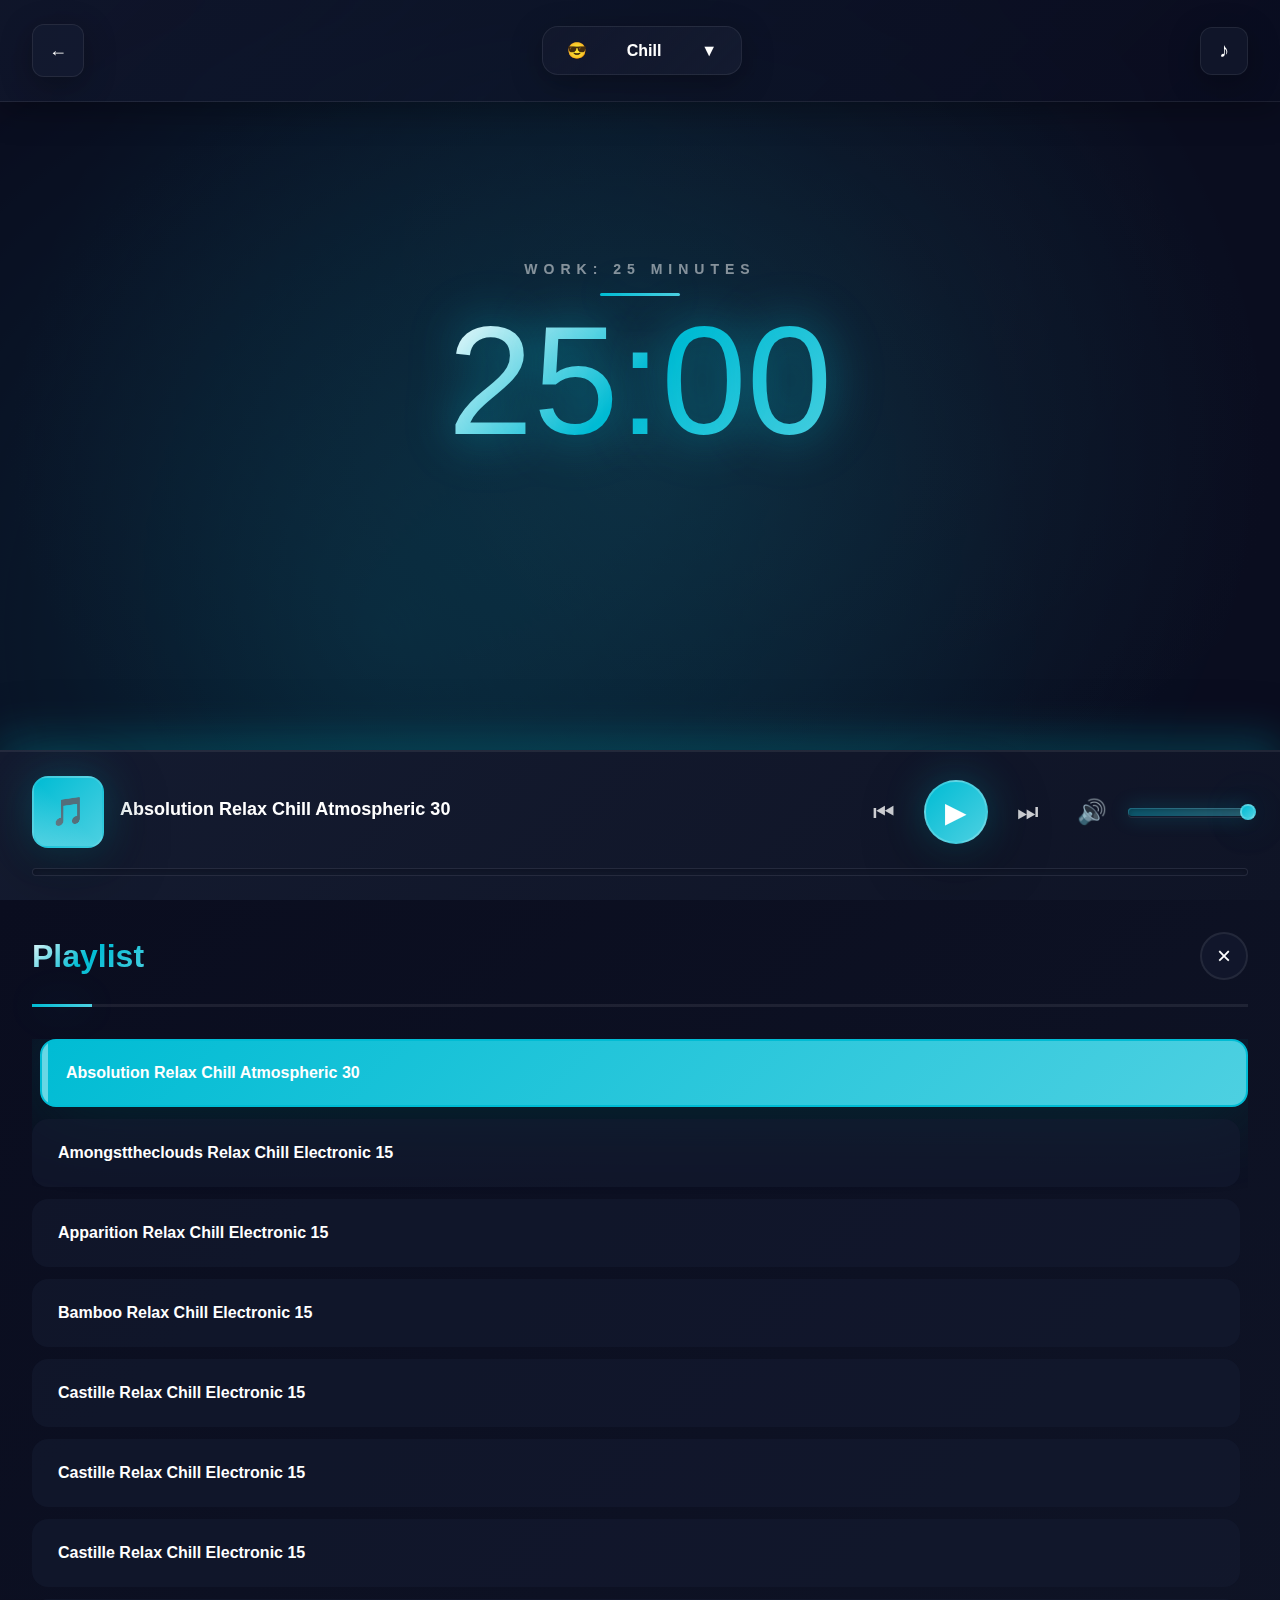
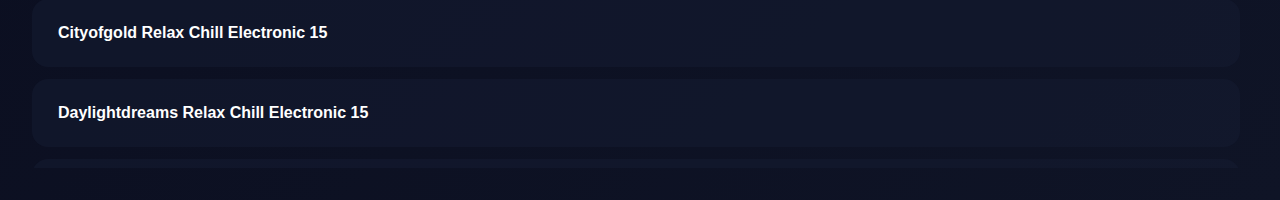
<file: players/relax.html>
<!DOCTYPE html>
<html lang="en">
  <head>
    <meta charset="UTF-8" />
    <meta
      name="viewport"
      content="width=device-width, initial-scale=1, maximum-scale=1, user-scalable=no"
    />
    <title>Relax</title>
    <link rel="stylesheet" href="../css/min_styles.css" />
  </head>
  <body class="bg-deep-work">
    <!-- Top Bar -->
    <div class="top-bar">
      <a href="../index.html" class="back-btn" style="text-decoration: none"
        >←</a
      >

      <div class="activity-selector">
        <button class="dropdown-btn" id="dropdown-btn">
          <span id="current-icon">😎</span>
          <span id="current-activity">Chill</span>
          <span>▼</span>
        </button>
        <div class="dropdown-content" id="dropdown-content">
          <div
            class="activity-option selected"
            data-value="chill"
            data-icon="😎"
          >
            <span>Chill</span>
          </div>
          <div class="activity-option" data-value="destress" data-icon="🎨">
            <span>De-Stress</span>
          </div>
          <div class="activity-option" data-value="recharge" data-icon="🔋">
            <span>Re-Charge</span>
          </div>
          <div class="activity-option" data-value="learning" data-icon="🌌">
            <span>Unwind</span>
          </div>
        </div>
      </div>

      <div class="top-controls">
        <button class="icon-btn" id="tracks-btn">♪</button>
      </div>
    </div>

    <!-- Main Content -->
    <div class="main-content">
      <div class="timer-section">
        <div class="timer-label" id="timer-label">25 MINUTES OF WORK</div>
        <div class="timer-display" id="timer-display">25:00</div>
        <button class="interval-btn" id="interval-btn">
          <span>⏱</span>
          <span>Pomodoro</span>
        </button>
      </div>
    </div>

    <!-- Warning Modal -->
    <div class="warning-modal" id="warning-modal">
      <div class="warning-content">
        <div class="warning-message">
          Changing timer mode will lose your current progress. Continue?
        </div>
        <div class="warning-buttons">
          <button class="warning-btn" id="cancel-warning-btn">Cancel</button>
          <button class="warning-btn confirm" id="confirm-warning-btn">
            Continue
          </button>
        </div>
      </div>
    </div>

    <!-- Timer Mode Overlay -->
    <div class="timer-mode-overlay" id="timer-mode-overlay">
      <div class="timer-mode-wrapper">
        <div class="timer-mode-container">
          <div class="timer-mode-header">
            <div class="timer-mode-title">Timer Settings</div>
            <button class="close-btn" id="close-timer-btn">×</button>
          </div>

          <div class="timer-mode-options">
            <div class="timer-mode-option" data-mode="infinite">
              <div class="option-icon">∞</div>
              <div class="option-title">Infinite</div>
              <div class="option-desc">Count up endlessly</div>
            </div>
            <div class="timer-mode-option" data-mode="timer">
              <div class="option-icon">⏱</div>
              <div class="option-title">Timer</div>
              <div class="option-desc">Set a countdown</div>
            </div>
            <div class="timer-mode-option selected" data-mode="interval">
              <div class="option-icon">🍅</div>
              <div class="option-title">Intervals</div>
              <div class="option-desc">Work/rest cycles</div>
            </div>
          </div>

          <div class="interval-settings">
            <div class="interval-settings-title">Set Interval</div>
            <div class="interval-settings-subtitle">
              Select your desired work and rest lengths
            </div>

            <div class="time-options-container">
              <div class="time-option-column">
                <div class="time-option-title">Work Time</div>
                <button class="time-option-btn active">25 min</button>
                <button class="time-option-btn">30 min</button>
                <button class="time-option-btn">35 min</button>
                <button class="time-option-btn">40 min</button>
              </div>

              <div class="time-option-column">
                <div class="time-option-title">Rest Time</div>
                <button class="time-option-btn">5 min</button>
                <button class="time-option-btn active">10 min</button>
                <button class="time-option-btn">15 min</button>
                <button class="time-option-btn">20 min</button>
              </div>
            </div>

            <div class="custom-time-inputs">
              <div class="custom-time-input">
                <span>Work:</span>
                <input
                  id="work-minutes"
                  min="1"
                  max="120"
                  value="25"
                  placeholder="20"
                />
                <span>min</span>
              </div>
              <div class="custom-time-input">
                <span>Break:</span>
                <input
                  id="break-minutes"
                  min="1"
                  max="30"
                  value="5"
                  placeholder="5"
                />
                <span>min</span>
              </div>
            </div>
          </div>
          <div
            class="interval-settings"
            id="timer-settings"
            style="display: none"
          >
            <div class="interval-settings-title">Set Timer Duration</div>
            <div class="interval-settings-subtitle">
              Select your desired timer length
            </div>

            <div class="time-options-container">
              <div class="time-option-column">
                <div class="time-option-title">Rest Time</div>
                <button class="time-option-btn active">5 min</button>
                <button class="time-option-btn">10 min</button>
                <button class="time-option-btn">15 min</button>
                <button class="time-option-btn">20 min</button>
              </div>
            </div>

            <div class="custom-time-inputs">
              <div class="custom-time-input">
                <span>Custom:</span>
                <input id="timer-minutes" min="1" max="120" placeholder="25" />
                <span>min</span>
              </div>
            </div>
          </div>
          <button class="interval-btn" id="confirm-timer-btn">
            <span>▶</span>
            <span>Start Timer</span>
          </button>
        </div>
      </div>
    </div>

    <!-- Bottom Player -->
    <div class="bottom-player" id="bottom-player">
      <div style="display: flex; align-items: center; gap: 1rem">
        <div class="track-art" id="track-art">🎵</div>
        <div class="track-info">
          <div class="track-title" id="track-title">Select a track</div>
        </div>
        <div class="player-controls">
          <button class="control-btn" id="prev-btn">⏮</button>
          <button class="control-btn play-pause-btn" id="play-pause-btn">
            ▶
          </button>
          <button class="control-btn" id="next-btn">⏭</button>
          <div class="volume-control">
            <button class="control-btn volume-btn" id="volume-btn">🔊</button>
            <div class="volume-slider" id="volume-slider">
              <input
                type="range"
                id="volume-range"
                min="0"
                max="1"
                step="0.01"
                value="1"
              />
              <div class="volume-thumb"></div>
            </div>
          </div>
        </div>
      </div>
      <div class="progress-bar" id="progress-bar">
        <div class="progress" id="progress" style="width: 0%"></div>
        <input
          type="range"
          id="progress-range"
          min="0"
          max="100"
          value="0"
          step="0.1"
        />
      </div>
    </div>

    <!-- Track List Overlay -->
    <div class="track-list-overlay" id="track-list-overlay">
      <div class="track-list-header">
        <div class="track-list-title" id="playlist-title">Playlist</div>
        <button class="close-btn" id="close-tracks-btn">×</button>
      </div>
      <div class="track-list" id="track-list"></div>
    </div>

    <audio id="audio-player" preload="auto"></audio>
    <script src="relax.js"></script>
    <!-- <div
      id="volume-debug"
      style="
        position: fixed;
        bottom: 100px;
        right: 20px;
        background: rgba(0, 0, 0, 0.7);
        color: white;
        padding: 5px 10px;
        border-radius: 5px;
        font-family: monospace;
        display: none;
      "
    ></div> -->
  </body>
</html>
</file>
<file: css/min_styles.css>
*,.timer-mode-overlay{box-sizing:border-box}.interval-settings-title,.timer-mode-option.selected .option-title{color:var(--text-primary);font-weight:600}.timer-mode-container,.warning-content{box-shadow:var(--shadow-strong),var(--shadow-glow);transform:translateY(20px)}.dropdown-content,.timer-mode-overlay,.warning-modal{opacity:0;visibility:hidden}.dropdown-content.show,.warning-modal.show{visibility:visible;opacity:1}.activity-option::before,.timer-mode-option::before{left:0;bottom:0;transition:transform var(--transition-fast);content:""}.timer-display,.timer-mode-title,.track-list-title{-webkit-text-fill-color:transparent}.mode-focus,:root{--accent-primary:var(--focus-primary);--accent-secondary:var(--focus-secondary);--accent-glow:var(--focus-glow)}:root{--bg-primary:#0a0d1f;--bg-secondary:#0f1426;--bg-card:#141b30;--bg-card-light:#1a2338;--glass-bg:rgba(20, 27, 48, 0.6);--glass-border:rgba(255, 255, 255, 0.08);--glass-hover:rgba(26, 35, 56, 0.8);--relax-primary:#ff006b;--relax-secondary:#9c27b0;--relax-glow:rgba(255, 0, 107, 0.3);--focus-primary:#00bcd4;--focus-secondary:#4dd0e1;--focus-glow:rgba(0, 188, 212, 0.3);--sleep-primary:#673ab7;--sleep-secondary:#3f51b5;--sleep-glow:rgba(103, 58, 183, 0.3);--meditate-primary:#4caf50;--meditate-secondary:#26c6da;--meditate-glow:rgba(76, 175, 80, 0.3);--text-primary:#ffffff;--text-secondary:rgba(255, 255, 255, 0.8);--text-muted:rgba(255, 255, 255, 0.5);--shadow-soft:0 8px 32px rgba(0, 0, 0, 0.3);--shadow-medium:0 16px 64px rgba(0, 0, 0, 0.4);--shadow-strong:0 24px 80px rgba(0, 0, 0, 0.5);--shadow-glow:0 0 40px var(--accent-glow);--shadow-glow-strong:0 0 80px var(--accent-glow);--border-radius-sm:12px;--border-radius-md:16px;--border-radius-lg:24px;--border-radius-xl:32px;--transition-fast:0.2s cubic-bezier(0.4, 0, 0.2, 1);--transition-medium:0.3s cubic-bezier(0.4, 0, 0.2, 1);--transition-slow:0.6s cubic-bezier(0.4, 0, 0.2, 1)}*{margin:0;padding:0}body{font-family:Inter,-apple-system,BlinkMacSystemFont,"Segoe UI",Roboto,sans-serif;height:100vh;overflow:hidden;color:var(--text-primary);transition:all var(--transition-slow);position:relative;font-weight:400;line-height:1.5;-webkit-font-smoothing:antialiased;-moz-osx-font-smoothing:grayscale;background:var(--bg-primary)}.bg-deep-work{background:radial-gradient(ellipse at center,var(--bg-secondary) 0,var(--bg-primary) 70%)}.bg-creativity{background:radial-gradient(ellipse at center,#1a0d2e 0,var(--bg-primary) 70%)}.bg-learning{background:radial-gradient(ellipse at center,#0d1a1f 0,var(--bg-primary) 70%)}.bg-meditation{background:radial-gradient(ellipse at center,#0d1f0f 0,var(--bg-primary) 70%)}body::before{content:"";position:absolute;top:0;left:0;right:0;bottom:0;background:radial-gradient(circle at 30% 70%,var(--accent-glow) 0,transparent 60%),radial-gradient(circle at 70% 30%,rgba(255,255,255,.02) 0,transparent 50%),radial-gradient(circle at 50% 50%,var(--accent-glow) 0,transparent 80%);animation:8s ease-in-out infinite glowPulse;pointer-events:none;opacity:.4}@keyframes glowPulse{0%,100%{opacity:.3;transform:scale(1)}50%{opacity:.6;transform:scale(1.05)}}.timer-mode-overlay{position:fixed;top:0;left:0;right:0;bottom:0;background-color:rgba(10,13,31,.9);z-index:1000;display:flex;justify-content:center;align-items:center;padding:20px;transition:all var(--transition-medium);overflow-y:auto}.timer-mode-wrapper{width:100%;max-width:600px;display:flex;flex-direction:column;margin:auto}.bottom-player.show,.timer-mode-overlay.show .timer-mode-container,.track-list-overlay.show,.warning-modal.show .warning-content{transform:translateY(0)}.timer-mode-header{display:flex;justify-content:space-between;align-items:center;margin-bottom:24px;padding-bottom:16px;border-bottom:1px solid var(--glass-border)}.custom-time-input input:focus,.time-option-btn.active,.timer-mode-option.selected,.warning-btn:not(.confirm):hover{border-color:var(--accent-primary)}.timer-mode-title{font-size:24px;font-weight:700;background:linear-gradient(135deg,var(--text-primary) 0,var(--accent-primary) 100%);-webkit-background-clip:text;background-clip:text}.timer-mode-container{background:linear-gradient(135deg,var(--bg-card) 0,var(--bg-secondary) 100%);border-radius:var(--border-radius-lg);padding:24px;width:100%;border:1px solid var(--glass-border);transition:transform var(--transition-medium);max-height:90vh;overflow-y:auto;margin:auto}.time-option-btn,.timer-mode-option{border:1px solid var(--glass-border);cursor:pointer}.custom-time-input input,.time-option-btn,.timer-mode-option{background:var(--glass-bg);transition:all var(--transition-fast);text-align:center}.timer-mode-options{display:flex;flex-direction:row;justify-content:center;gap:20px;margin-bottom:32px;flex-wrap:wrap}.timer-mode-option{border-radius:var(--border-radius-md);padding:20px;position:relative;overflow:hidden;flex:1;min-width:160px;max-width:180px;height:180px;display:flex;flex-direction:column;align-items:center;justify-content:center}.timer-mode-option::before{position:absolute;right:0;top:auto;width:auto;height:4px;background:linear-gradient(90deg,var(--accent-primary),var(--accent-secondary));transform:scaleX(0);border-radius:0 0 var(--border-radius-md) var(--border-radius-md)}.time-option-btn:hover,.timer-mode-option.selected{background:var(--glass-hover)}.timer-mode-option.selected::before{transform:scaleX(1)}.timer-mode-option.selected{box-shadow:0 0 20px var(--accent-glow)}.timer-mode-option.selected .option-icon{transform:scale(1.1);text-shadow:0 0 10px var(--accent-glow)}.timer-mode-option.selected .option-desc{color:var(--text-secondary)}.timer-mode-option:hover{transform:translateY(-4px) scale(1.02)}.back-btn:hover,.dropdown-btn:hover,.time-option-btn:hover,.warning-btn:hover{transform:translateY(-2px)}#timer-settings .time-option-column{display:grid;grid-template-columns:repeat(2,1fr);gap:12px;width:100%}#timer-settings .time-option-btn{width:100%}.option-icon{font-size:32px;margin-bottom:16px}.option-title{font-size:18px;margin-bottom:12px}.option-desc{font-size:14px}.interval-settings{width:100%;margin-top:24px}.interval-settings-title{font-size:18px;margin-bottom:12px;text-align:center}.interval-settings-subtitle{font-size:14px;color:var(--text-secondary);margin-bottom:20px;text-align:center}.time-options-container{display:flex;gap:24px;justify-content:center;margin-bottom:20px}.time-option-column{display:flex;flex-direction:column;gap:12px;min-width:120px}.time-option-btn{color:var(--text-primary);padding:10px 16px;border-radius:var(--border-radius-sm)}.time-option-btn.active,.warning-btn.confirm{background:linear-gradient(135deg,var(--accent-primary) 0,var(--accent-secondary) 100%);color:#fff}.time-option-btn.active{box-shadow:var(--shadow-glow)}.custom-time-inputs{display:flex;gap:16px;justify-content:center}.custom-time-input{display:flex;align-items:center;gap:8px}#confirm-timer-btn,.warning-modal{justify-content:center;display:flex}.custom-time-input input{border:1px solid var(--glass-border);color:var(--text-primary);padding:8px 12px;border-radius:var(--border-radius-sm);width:60px}.custom-time-input input:focus{outline:0;box-shadow:0 0 0 2px var(--accent-glow)}#confirm-timer-btn{align-items:center;margin-top:32px;gap:8px}#confirm-timer-btn span{display:inline-block}.warning-modal{position:fixed;top:0;left:0;width:100%;height:100%;background-color:rgba(10,13,31,.9);backdrop-filter:blur(20px);align-items:center;z-index:2000;transition:all var(--transition-medium)}.warning-content{background:linear-gradient(135deg,var(--bg-card) 0,var(--bg-secondary) 100%);padding:2rem;border-radius:var(--border-radius-lg);max-width:320px;text-align:center;border:1px solid var(--glass-border);transition:transform var(--transition-medium)}.warning-message{margin-bottom:1.5rem;font-size:1.1rem;color:var(--text-primary);line-height:1.6}.warning-buttons{display:flex;justify-content:center;gap:1rem}.warning-btn{padding:.75rem 1.5rem;border:none;border-radius:var(--border-radius-sm);cursor:pointer;font-weight:600;transition:all var(--transition-fast);box-shadow:var(--shadow-soft)}.warning-btn:hover{box-shadow:var(--shadow-medium)}.back-btn:hover,.dropdown-btn:hover,.warning-btn.confirm:hover{box-shadow:var(--shadow-medium),var(--shadow-glow)}.warning-btn.confirm:hover{transform:translateY(-2px) scale(1.05)}.warning-btn:not(.confirm){background:var(--glass-bg);border:1px solid var(--glass-border);color:var(--text-primary)}.back-btn:hover,.warning-btn:not(.confirm):hover{background:var(--glass-hover);color:var(--accent-primary)}.top-bar{position:absolute;top:0;left:0;right:0;display:flex;justify-content:space-between;align-items:center;padding:24px 32px;z-index:100;backdrop-filter:blur(20px) saturate(120%);background:linear-gradient(135deg,var(--glass-bg) 0,rgba(10,13,31,.8) 100%);border-bottom:1px solid var(--glass-border);box-shadow:var(--shadow-soft)}.back-btn,.dropdown-btn{border:1px solid var(--glass-border);color:var(--text-primary);cursor:pointer;font-weight:600;backdrop-filter:blur(20px);transition:all var(--transition-fast);box-shadow:var(--shadow-soft)}.back-btn{background:var(--glass-bg);padding:12px 16px;border-radius:var(--border-radius-sm);font-size:18px}.activity-selector{position:relative}.dropdown-btn{background:linear-gradient(135deg,var(--glass-bg) 0,var(--bg-card) 100%);padding:14px 24px;border-radius:var(--border-radius-md);font-size:16px;display:flex;align-items:center;gap:12px;min-width:200px;justify-content:space-between}.icon-btn,.interval-btn span:first-child{font-size:20px}.dropdown-btn:hover{background:linear-gradient(135deg,var(--glass-hover) 0,var(--bg-card-light) 100%);border-color:var(--accent-primary)}.dropdown-content{position:absolute;top:calc(100% + 12px);right:0;background:linear-gradient(135deg,var(--bg-card) 0,var(--bg-secondary) 100%);backdrop-filter:blur(40px) saturate(150%);border:1px solid var(--glass-border);border-radius:var(--border-radius-lg);min-width:280px;transform:translateY(-16px) scale(.95);transition:all var(--transition-medium);z-index:1000;box-shadow:var(--shadow-strong),var(--shadow-glow);overflow:hidden}.icon-btn,.interval-btn{backdrop-filter:blur(20px);display:flex;cursor:pointer}.activity-option,.icon-btn,.interval-btn,.interval-btn span:first-child{transition:all var(--transition-fast)}.dropdown-content.show{transform:translateY(0) scale(1)}.activity-option{padding:18px 24px;cursor:pointer;display:flex;align-items:center;gap:16px;border-bottom:1px solid rgba(255,255,255,.05);color:var(--text-secondary);font-weight:500;position:relative;overflow:hidden}.activity-option:last-child{border-bottom:none}.activity-option::before{position:absolute;top:0;width:3px;background:var(--accent-primary);transform:scaleY(0)}.activity-option:hover,.icon-btn{background:var(--glass-bg);color:var(--text-primary)}.activity-option:hover{transform:translateX(8px)}.activity-option:hover::before,.track-item:hover::after{transform:scaleY(1)}.activity-option.selected{background:linear-gradient(135deg,var(--accent-primary) 0,var(--accent-secondary) 100%);color:#fff;font-weight:700;box-shadow:var(--shadow-glow)}.activity-option.selected::before{transform:scaleY(1);background:rgba(255,255,255,.3)}.top-controls{display:flex;gap:16px;align-items:center}.icon-btn{border:1px solid var(--glass-border);padding:12px;border-radius:var(--border-radius-sm);width:48px;height:48px;align-items:center;justify-content:center;box-shadow:var(--shadow-soft)}.icon-btn:hover{background:var(--glass-hover);transform:translateY(-2px) scale(1.05);box-shadow:var(--shadow-medium),var(--shadow-glow);color:var(--accent-primary);border-color:var(--accent-primary)}.main-content{height:100vh;display:flex;flex-direction:column;justify-content:center;align-items:center;text-align:center;padding:0 32px}.timer-section{margin-bottom:80px;animation:1.2s ease-out fadeInGlow}@keyframes fadeInGlow{from{opacity:0;transform:translateY(40px);filter:blur(10px)}to{opacity:1;transform:translateY(0);filter:blur(0)}}.timer-label{font-size:14px;font-weight:700;letter-spacing:6px;text-transform:uppercase;color:var(--text-muted);margin-bottom:32px;position:relative}.timer-label::after{content:"";position:absolute;bottom:-16px;left:50%;transform:translateX(-50%);width:80px;height:3px;background:linear-gradient(90deg,var(--accent-primary),var(--accent-secondary));border-radius:2px;box-shadow:var(--shadow-glow)}.timer-display{font-size:clamp(4rem, 12vw, 10rem);font-weight:100;font-family:Inter,-apple-system,BlinkMacSystemFont,"SF Pro Display",sans-serif;line-height:.9;margin-bottom:48px;background:linear-gradient(135deg,var(--text-primary) 0,var(--accent-primary) 50%,var(--accent-secondary) 100%);-webkit-background-clip:text;background-clip:text;text-shadow:0 0 60px var(--accent-glow);animation:3s ease-in-out infinite timerGlow;filter:drop-shadow(0 0 20px var(--accent-glow))}@keyframes timerGlow{0%,100%{filter:drop-shadow(0 0 20px var(--accent-glow)) brightness(1)}50%{filter:drop-shadow(0 0 40px var(--accent-glow)) brightness(1.1)}}.interval-btn{background:linear-gradient(135deg,rgba(77,208,225,.2) 0,rgba(77,208,225,.1) 100%);border:2px solid rgba(77,208,225,.3);color:#4dd0e1;padding:18px 36px;border-radius:var(--border-radius-lg);font-size:16px;font-weight:600;align-items:center;gap:12px;margin:0 auto;box-shadow:0 4px 20px rgba(77,208,225,.2);position:relative;overflow:hidden;opacity:0;transform:translateY(20px);animation:.8s cubic-bezier(.22,1,.36,1) forwards buttonEntrance;animation-delay:.4s}.bottom-player,.track-list-overlay{right:0;bottom:0;backdrop-filter:blur(40px) saturate(150%)}@keyframes buttonEntrance{0%{opacity:0;transform:translateY(20px)}100%{opacity:1;transform:translateY(0)}}.interval-btn::before{content:"";position:absolute;top:0;left:-100%;width:100%;height:100%;background:linear-gradient(90deg,transparent,rgba(77,208,225,.3),transparent);transition:left .6s}.interval-btn:hover{background:linear-gradient(135deg,rgba(77,208,225,.4) 0,rgba(77,208,225,.2) 100%);border-color:rgba(77,208,225,.6);transform:translateY(-6px) scale(1.02);box-shadow:0 8px 30px rgba(77,208,225,.3);color:#fff}.interval-btn:hover::before,.track-item:hover::before{left:100%}.interval-btn:hover span:first-child{transform:rotate(15deg) scale(1.2);text-shadow:0 0 10px rgba(77,208,225,.5)}.bottom-player{position:absolute;left:0;background:linear-gradient(135deg,var(--bg-card) 0,var(--bg-secondary) 100%);border-top:2px solid var(--glass-border);padding:24px 32px;display:flex;flex-direction:column;gap:20px;transform:translateY(100%);transition:transform var(--transition-medium);box-shadow:var(--shadow-strong),0 -10px 40px var(--accent-glow)}.control-btn,.volume-thumb{transition:all var(--transition-fast)}.play-pause-btn,.track-art{box-shadow:var(--shadow-medium),var(--shadow-glow);position:relative;overflow:hidden}.player-main{display:flex;align-items:center;gap:20px}.track-art{width:72px;height:72px;border-radius:var(--border-radius-md);background:linear-gradient(135deg,var(--accent-primary) 0,var(--accent-secondary) 100%);flex-shrink:0;display:flex;align-items:center;justify-content:center;font-size:28px;border:2px solid rgba(255,255,255,.1)}.track-art::before{content:"";position:absolute;top:0;left:0;right:0;bottom:0;background:linear-gradient(45deg,rgba(255,255,255,.2) 0,transparent 50%);animation:4s ease-in-out infinite artShimmer}@keyframes artShimmer{0%,100%{transform:translateX(-100%) rotate(45deg)}50%{transform:translateX(200%) rotate(45deg)}}.track-info{flex:1;min-width:0}.control-btn,.player-controls{align-items:center;display:flex}.track-title{font-weight:700;font-size:18px;margin-bottom:6px;white-space:nowrap;overflow:hidden;text-overflow:ellipsis;color:var(--text-primary)}.control-btn,.track-artist{color:var(--text-secondary)}.track-artist{font-size:14px;font-weight:500}.player-controls{gap:16px}.control-btn{background:0 0;border:2px solid transparent;font-size:24px;cursor:pointer;padding:12px;border-radius:50%;width:48px;height:48px;justify-content:center}.play-pause-btn,.volume-thumb{background:linear-gradient(135deg,var(--accent-primary) 0,var(--accent-secondary) 100%)}.control-btn:hover{color:var(--accent-primary);background:var(--glass-bg);border-color:var(--accent-primary);transform:scale(1.1);box-shadow:var(--shadow-glow)}.play-pause-btn{color:#fff;width:64px;height:64px;font-size:28px;border:2px solid rgba(255,255,255,.2)}.play-pause-btn::before{content:"";position:absolute;top:0;left:0;right:0;bottom:0;background:linear-gradient(45deg,rgba(255,255,255,.3) 0,transparent 50%);opacity:0;transition:opacity var(--transition-fast)}.play-pause-btn:hover{transform:scale(1.15);box-shadow:var(--shadow-strong),var(--shadow-glow-strong)}.play-pause-btn:hover::before{opacity:1}.volume-control{display:flex;align-items:center;gap:12px}.volume-slider{width:120px;position:relative;height:8px}.volume-slider input[type=range]{position:absolute;top:0;left:0;width:100%;height:100%;margin:0;opacity:0;z-index:4;cursor:pointer}.volume-slider input[type=range]::-webkit-slider-thumb{-webkit-appearance:none;width:16px;height:16px;opacity:0}.volume-slider::after{content:"";position:absolute;top:0;left:0;right:0;height:8px;background:var(--glass-bg);border-radius:4px;box-shadow:inset 0 2px 6px rgba(0,0,0,.3);border:1px solid var(--glass-border);z-index:1}.progress-bar .progress,.volume-slider::before{background:linear-gradient(90deg,var(--accent-primary) 0,var(--accent-secondary) 100%);pointer-events:none;transition:width var(--transition-fast);box-shadow:0 0 20px var(--accent-glow)}.volume-slider::before{content:"";position:absolute;top:0;left:0;width:calc(var(--volume-percent,100) * 1%);height:8px;border-radius:4px;z-index:1}.volume-thumb{position:absolute;top:50%;left:calc(var(--volume-percent,100) * 1%);width:16px;height:16px;border-radius:50%;transform:translate(-50%,-50%);pointer-events:none;border:2px solid rgba(255,255,255,.2);z-index:3;box-shadow:var(--shadow-soft),var(--shadow-glow)}.volume-slider:hover .volume-thumb{opacity:1;transform:translate(-50%,-50%) scale(1.3);box-shadow:var(--shadow-medium),var(--shadow-glow-strong)}.progress-bar{width:100%;height:8px;background:var(--glass-bg);border-radius:4px;cursor:pointer;position:relative;overflow:hidden;box-shadow:inset 0 2px 6px rgba(0,0,0,.3);border:1px solid var(--glass-border)}.progress-bar input[type=range]{width:100%;height:8px;-webkit-appearance:none;background:0 0;position:absolute;top:0;left:0;margin:0;cursor:pointer}.progress-bar input[type=range]::-webkit-slider-thumb{-webkit-appearance:none;width:16px;height:16px;background:linear-gradient(135deg,var(--accent-primary) 0,var(--accent-secondary) 100%);border-radius:50%;margin-top:-4px;cursor:pointer;box-shadow:var(--shadow-soft),var(--shadow-glow);opacity:0;transition:all var(--transition-fast);border:2px solid rgba(255,255,255,.2)}.progress-bar:hover input[type=range]::-webkit-slider-thumb{opacity:1;transform:scale(1.3);box-shadow:var(--shadow-medium),var(--shadow-glow-strong)}.progress-bar .progress{height:8px;border-radius:4px;position:absolute;top:0;left:0}.track-list-overlay{position:absolute;top:0;left:0;background:linear-gradient(135deg,var(--bg-primary) 0,var(--bg-secondary) 100%);display:flex;flex-direction:column;padding:32px;transform:translateY(100%);transition:transform var(--transition-medium);z-index:200}.close-btn,.track-item{cursor:pointer;transition:all var(--transition-fast)}.track-list-header{display:flex;justify-content:space-between;align-items:center;margin-bottom:32px;padding-bottom:24px;border-bottom:3px solid var(--glass-border);position:relative}.track-list-header::after{content:"";position:absolute;bottom:-3px;left:0;width:60px;height:3px;background:linear-gradient(90deg,var(--accent-primary),var(--accent-secondary));box-shadow:var(--shadow-glow)}.track-list-title{font-size:32px;font-weight:800;background:linear-gradient(135deg,var(--text-primary) 0,var(--accent-primary) 50%,var(--accent-secondary) 100%);-webkit-background-clip:text;background-clip:text}.close-btn{background:var(--glass-bg);border:2px solid var(--glass-border);color:var(--text-primary);font-size:24px;padding:12px;border-radius:50%;width:48px;height:48px;display:flex;align-items:center;justify-content:center;backdrop-filter:blur(20px)}.close-btn:hover{background:var(--glass-hover);border-color:var(--accent-primary);color:var(--accent-primary);transform:scale(1.1) rotate(90deg);box-shadow:var(--shadow-glow)}.track-list{flex:1;overflow-y:auto;padding-right:8px}.track-list::-webkit-scrollbar{width:8px}.track-list::-webkit-scrollbar-track{background:var(--glass-bg);border-radius:4px}.track-list::-webkit-scrollbar-thumb{background:linear-gradient(135deg,var(--accent-primary) 0,var(--accent-secondary) 100%);border-radius:4px;box-shadow:var(--shadow-glow)}.track-item{padding:20px 24px;margin-bottom:12px;border-radius:var(--border-radius-md);background:var(--glass-bg);border:2px solid transparent;font-weight:600;position:relative;overflow:hidden}.track-item::before{content:"";position:absolute;top:0;left:-100%;width:100%;height:100%;background:linear-gradient(90deg,transparent,var(--accent-glow),transparent);transition:left .4s}.track-item::after{content:"";position:absolute;left:0;top:0;bottom:0;width:4px;background:var(--accent-primary);transform:scaleY(0);transition:transform var(--transition-fast)}.track-item:hover{background:var(--glass-hover);border-color:var(--glass-border);transform:translateX(12px);box-shadow:var(--shadow-soft),var(--shadow-glow)}.track-item.active{background:linear-gradient(135deg,var(--accent-primary) 0,var(--accent-secondary) 100%);color:#fff;font-weight:700;border-color:var(--accent-primary);box-shadow:var(--shadow-medium),var(--shadow-glow-strong);transform:translateX(8px)}.track-item.active::after{transform:scaleY(1);background:rgba(255,255,255,.4);width:6px}audio{transition:volume .3s;display:none}.mode-relax{--accent-primary:var(--relax-primary);--accent-secondary:var(--relax-secondary);--accent-glow:var(--relax-glow)}.mode-sleep{--accent-primary:var(--sleep-primary);--accent-secondary:var(--sleep-secondary);--accent-glow:var(--sleep-glow)}.mode-meditate{--accent-primary:var(--meditate-primary);--accent-secondary:var(--meditate-secondary);--accent-glow:var(--meditate-glow)}@media (max-width:768px){.bottom-player,.top-bar{padding:16px 20px}.main-content{padding:0 20px}.timer-section{margin-bottom:5%}.timer-mode-options{flex-direction:column;align-items:center}.timer-display{font-size:clamp(3rem, 10vw, 8rem)}.track-art{width:60px;height:60px;font-size:24px}.volume-slider{width:80px}.player-controls{gap:12px}.control-btn{width:44px;height:44px;font-size:20px}.play-pause-btn{width:56px;height:56px;font-size:24px}.track-list-overlay{padding:20px}.track-list-title{font-size:24px}}@media (max-width:480px){.dropdown-btn{min-width:160px;padding:12px 16px;font-size:14px}.timer-label{font-size:12px;letter-spacing:3px}.timer-display{font-size:clamp(2.5rem, 8vw, 6rem)}.interval-btn{padding:16px 28px;font-size:15px}.player-main{flex-wrap:wrap;gap:16px}.player-controls{order:3;width:100%;justify-content:center}.track-info{order:2;width:100%;text-align:center}}@keyframes neonPulse{0%,100%{text-shadow:0 0 5px var(--accent-primary),0 0 10px var(--accent-primary),0 0 15px var(--accent-primary)}50%{text-shadow:0 0 10px var(--accent-primary),0 0 20px var(--accent-primary),0 0 30px var(--accent-primary)}}.back-btn:focus,.close-btn:focus,.control-btn:focus,.dropdown-btn:focus,.icon-btn:focus,.interval-btn:focus{outline:2px solid var(--accent-primary);outline-offset:2px}.back-btn:active,.dropdown-btn:active,.icon-btn:active,.interval-btn:active{transform:translateY(0) scale(.98)}@keyframes loadingGlow{0%,100%{box-shadow:0 0 0 var(--accent-glow)}50%{box-shadow:0 0 30px var(--accent-glow)}}.loading{animation:2s ease-in-out infinite loadingGlow}@media (max-width:400px){.top-bar{background:0 0;backdrop-filter:none;border-bottom:none;box-shadow:none;padding:12px 16px;height:60px}.back-btn,.dropdown-btn span:nth-child(2),.dropdown-btn span:nth-child(3),.interval-btn span:first-child{display:none}.dropdown-btn{min-width:auto;width:44px;height:44px;padding:0;border-radius:var(--border-radius-sm);justify-content:center;margin-right:auto;background:rgba(20,27,48,.3);border:1px solid rgba(255,255,255,.1)}.dropdown-btn span:first-child{margin:0;font-size:20px}.dropdown-content{right:auto;left:16px;min-width:calc(100% - 32px);width:auto;top:68px;z-index:1100;background:linear-gradient(135deg,var(--bg-card) 0,var(--bg-secondary) 100%);border:1px solid var(--glass-border)}.interval-btn{padding:0;background:0 0;border:none;box-shadow:none;font-size:14px;font-weight:600;color:var(--text-primary);min-width:auto;height:auto;transition:all var(--transition-fast)}@keyframes textGlow{0%,100%{text-shadow:0 0 8px var(--accent-glow)}50%{text-shadow:0 0 12px var(--accent-glow)}}.interval-btn:hover{color:var(--accent-primary);animation:1.5s ease-in-out infinite textGlow;transform:none;background:0 0;border:none}.interval-btn:active{color:var(--accent-secondary)}.interval-btn:focus{outline:2px solid var(--accent-primary);outline-offset:2px}.main-content{padding-top:80px;padding-bottom:120px}.timer-label{margin-bottom:16px;font-size:12px;letter-spacing:3px}.timer-label::after{bottom:-8px}.timer-display{font-size:3.5rem;margin-bottom:12px}.bottom-player{padding:12px 16px;height:auto}.player-main{gap:12px}.track-art{width:40px;height:40px;font-size:18px}.track-info{flex:1;min-width:0}.track-title{font-size:14px;white-space:nowrap;overflow:hidden;text-overflow:ellipsis;max-width:120px}.player-controls{gap:8px}.control-btn{width:36px;height:36px;font-size:16px;padding:6px}.play-pause-btn{width:44px;height:44px;font-size:20px}.option-icon,.track-list-title{font-size:24px}.timer-mode-overlay{top:60px;bottom:0;padding:12px;overflow-y:auto}.timer-mode-container{margin-top:16px;margin-bottom:16px;padding:16px;width:calc(100% - 32px)}.timer-mode-option{min-width:120px;height:150px;padding:16px;flex-direction:column;gap:16px;text-align:center}.time-options-container{flex-direction:column;gap:12px}.time-option-column{min-width:100%}.track-list-overlay{top:60px;padding:16px}.option-icon{margin-bottom:0}.track-item{padding:16px;font-size:15px}}
</file>
<file: player/player.css>
:root {
  /* Base colors - Deep navy foundation */
  --bg-primary: #0a0d1f;
  --bg-secondary: #0f1426;
  --bg-card: #141b30;
  --bg-card-light: #1a2338;

  /* Glass effects with navy tints */
  --glass-bg: rgba(20, 27, 48, 0.6);
  --glass-border: rgba(255, 255, 255, 0.08);
  --glass-hover: rgba(26, 35, 56, 0.8);

  /* Mode-specific accent colors */
  --focus-primary: #ff006b;
  --focus-secondary: #9c27b0;
  --focus-glow: rgba(255, 0, 107, 0.3);

  --relax-primary: #00bcd4;
  --relax-secondary: #4dd0e1;
  --relax-glow: rgba(0, 188, 212, 0.3);

  --sleep-primary: #673ab7;
  --sleep-secondary: #3f51b5;
  --sleep-glow: rgba(103, 58, 183, 0.3);

  --meditate-primary: #4caf50;
  --meditate-secondary: #26c6da;
  --meditate-glow: rgba(76, 175, 80, 0.3);

  /* Dynamic accent variables (will change based on mode) */
  --accent-primary: var(--focus-primary);
  --accent-secondary: var(--focus-secondary);
  --accent-glow: var(--focus-glow);

  /* Text colors - Clean white hierarchy */
  --text-primary: #ffffff;
  --text-secondary: rgba(255, 255, 255, 0.8);
  --text-muted: rgba(255, 255, 255, 0.5);

  /* Enhanced shadows with colored glows */
  --shadow-soft: 0 8px 32px rgba(0, 0, 0, 0.3);
  --shadow-medium: 0 16px 64px rgba(0, 0, 0, 0.4);
  --shadow-strong: 0 24px 80px rgba(0, 0, 0, 0.5);
  --shadow-glow: 0 0 40px var(--accent-glow);
  --shadow-glow-strong: 0 0 80px var(--accent-glow);

  /* Refined border radius */
  --border-radius-sm: 12px;
  --border-radius-md: 16px;
  --border-radius-lg: 24px;
  --border-radius-xl: 32px;

  /* Smooth transitions */
  --transition-fast: 0.2s cubic-bezier(0.4, 0, 0.2, 1);
  --transition-medium: 0.3s cubic-bezier(0.4, 0, 0.2, 1);
  --transition-slow: 0.6s cubic-bezier(0.4, 0, 0.2, 1);
}

* {
  box-sizing: border-box;
  margin: 0;
  padding: 0;
}

body {
  font-family: "Inter", -apple-system, BlinkMacSystemFont, "Segoe UI", Roboto,
    sans-serif;
  height: 100vh;
  overflow: hidden;
  color: var(--text-primary);
  transition: all var(--transition-slow);
  position: relative;
  font-weight: 400;
  line-height: 1.5;
  -webkit-font-smoothing: antialiased;
  -moz-osx-font-smoothing: grayscale;
  background: var(--bg-primary);
}

/* Mode-specific background classes with neon glows */
.bg-deep-work {
  background: radial-gradient(
    ellipse at center,
    var(--bg-secondary) 0%,
    var(--bg-primary) 70%
  );
}

.bg-creativity {
  background: radial-gradient(
    ellipse at center,
    #1a0d2e 0%,
    var(--bg-primary) 70%
  );
}

.bg-learning {
  background: radial-gradient(
    ellipse at center,
    #0d1a1f 0%,
    var(--bg-primary) 70%
  );
}

.bg-meditation {
  background: radial-gradient(
    ellipse at center,
    #0d1f0f 0%,
    var(--bg-primary) 70%
  );
}

/* Dynamic neon glow overlay based on current mode */
body::before {
  content: "";
  position: absolute;
  top: 0;
  left: 0;
  right: 0;
  bottom: 0;
  background: radial-gradient(
      circle at 30% 70%,
      var(--accent-glow) 0%,
      transparent 60%
    ),
    radial-gradient(
      circle at 70% 30%,
      rgba(255, 255, 255, 0.02) 0%,
      transparent 50%
    ),
    radial-gradient(circle at 50% 50%, var(--accent-glow) 0%, transparent 80%);
  animation: glowPulse 8s ease-in-out infinite;
  pointer-events: none;
  opacity: 0.4;
}

@keyframes glowPulse {
  0%,
  100% {
    opacity: 0.3;
    transform: scale(1);
  }
  50% {
    opacity: 0.6;
    transform: scale(1.05);
  }
}
.timer-mode-overlay {
  position: fixed;
  top: 0;
  left: 0;
  width: 100%;
  height: 100%;
  background-color: rgba(10, 13, 31, 0.9);
  backdrop-filter: blur(20px);
  z-index: 1000;
  display: flex;
  flex-direction: column;
  padding: 20px;
  box-sizing: border-box;
  overflow: hidden;
  opacity: 0;
  visibility: hidden;
  transition: all var(--transition-medium);
}

.timer-mode-wrapper {
  width: 100%;
  max-width: 600px;
  margin: auto;
  height: 100%;
  display: flex;
  flex-direction: column;
}

.timer-mode-overlay.show .timer-mode-container {
  transform: translateY(0);
}

.timer-mode-header {
  display: flex;
  justify-content: space-between;
  align-items: center;
  margin-bottom: 24px;
  padding-bottom: 16px;
  border-bottom: 1px solid var(--glass-border);
}

.timer-mode-title {
  font-size: 24px;
  font-weight: 700;
  background: linear-gradient(
    135deg,
    var(--text-primary) 0%,
    var(--accent-primary) 100%
  );
  -webkit-background-clip: text;
  -webkit-text-fill-color: transparent;
  background-clip: text;
}

.timer-mode-container {
  background: linear-gradient(
    135deg,
    var(--bg-card) 0%,
    var(--bg-secondary) 100%
  );
  border-radius: var(--border-radius-lg);
  padding: 24px;
  width: 100%;
  box-shadow: var(--shadow-strong), var(--shadow-glow);
  border: 1px solid var(--glass-border);
  transform: translateY(20px);
  transition: transform var(--transition-medium);
  display: flex;
  flex-direction: column;
  max-height: 100%;
  overflow-y: auto;
}

.timer-mode-options {
  flex: 1;
  min-height: 0;
  overflow-y: auto;
}

.timer-mode-option {
  background: var(--glass-bg);
  border: 1px solid var(--glass-border);
  border-radius: var(--border-radius-md);
  padding: 20px;
  cursor: pointer;
  transition: all var(--transition-fast);
  position: relative;
  overflow: hidden;
  flex: 1;
  min-width: 160px;
  max-width: 180px;
  height: 180px;
  display: flex;
  flex-direction: column;
  align-items: center;
  justify-content: center;
  text-align: center;
}

.timer-mode-option::before {
  content: "";
  position: absolute;
  left: 0;
  right: 0;
  top: auto;
  bottom: 0;
  width: auto;
  height: 4px;
  background: linear-gradient(
    90deg,
    var(--accent-primary),
    var(--accent-secondary)
  );
  transform: scaleX(0);
  transition: transform var(--transition-fast);
  border-radius: 0 0 var(--border-radius-md) var(--border-radius-md);
}

.timer-mode-option.selected::before {
  transform: scaleX(1);
}

.timer-mode-option.selected {
  background: var(--glass-hover);
  border-color: var(--accent-primary);
  box-shadow: 0 0 20px var(--accent-glow);
}

.timer-mode-option.selected .option-icon {
  transform: scale(1.1);
  text-shadow: 0 0 10px var(--accent-glow);
}

.timer-mode-option.selected .option-title {
  color: var(--text-primary);
  font-weight: 600;
}

.timer-mode-option.selected .option-desc {
  color: var(--text-secondary);
}

.timer-mode-option:hover {
  transform: translateY(-4px) scale(1.02);
}

#timer-settings .time-option-column {
  display: grid;
  grid-template-columns: repeat(2, 1fr);
  gap: 12px;
  width: 100%;
}

#timer-settings .time-option-btn {
  width: 100%;
}

.option-icon {
  font-size: 32px;
  margin-bottom: 16px;
}

.option-title {
  font-size: 18px;
  margin-bottom: 12px;
}

.option-desc {
  font-size: 14px;
}

.interval-settings {
  width: 100%;
  margin-top: 24px;
}

.interval-settings-title {
  font-size: 18px;
  font-weight: 600;
  margin-bottom: 12px;
  color: var(--text-primary);
  text-align: center;
}

.interval-settings-subtitle {
  font-size: 14px;
  color: var(--text-secondary);
  margin-bottom: 20px;
  text-align: center;
}

.time-options-container {
  display: flex;
  gap: 24px;
  justify-content: center;
  margin-bottom: 20px;
}

.time-option-column {
  display: flex;
  flex-direction: column;
  gap: 12px;
  min-width: 120px;
}

.time-option-btn {
  background: var(--glass-bg);
  border: 1px solid var(--glass-border);
  color: var(--text-primary);
  padding: 10px 16px;
  border-radius: var(--border-radius-sm);
  cursor: pointer;
  transition: all var(--transition-fast);
  text-align: center;
}

.time-option-btn:hover {
  background: var(--glass-hover);
  transform: translateY(-2px);
}

.time-option-btn.active {
  background: linear-gradient(
    135deg,
    var(--accent-primary) 0%,
    var(--accent-secondary) 100%
  );
  color: white;
  border-color: var(--accent-primary);
  box-shadow: var(--shadow-glow);
}

.custom-time-inputs {
  display: flex;
  gap: 16px;
  justify-content: center;
}

.custom-time-input {
  display: flex;
  align-items: center;
  gap: 8px;
}

.custom-time-input input {
  background: var(--glass-bg);
  border: 1px solid var(--glass-border);
  color: var(--text-primary);
  padding: 8px 12px;
  border-radius: var(--border-radius-sm);
  width: 60px;
  text-align: center;
  transition: all var(--transition-fast);
}

.custom-time-input input:focus {
  outline: none;
  border-color: var(--accent-primary);
  box-shadow: 0 0 0 2px var(--accent-glow);
}

#confirm-timer-btn {
  width: 100%;
  margin-top: auto;
  padding: 16px;
  font-size: 16px;
}

.warning-modal {
  position: fixed;
  top: 0;
  left: 0;
  width: 100%;
  height: 100%;
  background-color: rgba(10, 13, 31, 0.9);
  backdrop-filter: blur(20px);
  display: flex;
  justify-content: center;
  align-items: center;
  z-index: 2000;
  opacity: 0;
  visibility: hidden;
  transition: all var(--transition-medium);
}

.warning-modal.show {
  opacity: 1;
  visibility: visible;
}

.warning-content {
  background: linear-gradient(
    135deg,
    var(--bg-card) 0%,
    var(--bg-secondary) 100%
  );
  padding: 2rem;
  border-radius: var(--border-radius-lg);
  max-width: 320px;
  text-align: center;
  box-shadow: var(--shadow-strong), var(--shadow-glow);
  border: 1px solid var(--glass-border);
  transform: translateY(20px);
  transition: transform var(--transition-medium);
}

.warning-modal.show .warning-content {
  transform: translateY(0);
}

.warning-message {
  margin-bottom: 1.5rem;
  font-size: 1.1rem;
  color: var(--text-primary);
  line-height: 1.6;
}

.warning-buttons {
  display: flex;
  justify-content: center;
  gap: 1rem;
}

.warning-btn {
  padding: 0.75rem 1.5rem;
  border: none;
  border-radius: var(--border-radius-sm);
  cursor: pointer;
  font-weight: 600;
  transition: all var(--transition-fast);
  box-shadow: var(--shadow-soft);
}

.warning-btn:hover {
  transform: translateY(-2px);
  box-shadow: var(--shadow-medium);
}

.warning-btn.confirm {
  background: linear-gradient(
    135deg,
    var(--accent-primary) 0%,
    var(--accent-secondary) 100%
  );
  color: white;
}

.warning-btn.confirm:hover {
  box-shadow: var(--shadow-medium), var(--shadow-glow);
  transform: translateY(-2px) scale(1.05);
}

.warning-btn:not(.confirm) {
  background: var(--glass-bg);
  border: 1px solid var(--glass-border);
  color: var(--text-primary);
}

.warning-btn:not(.confirm):hover {
  background: var(--glass-hover);
  color: var(--accent-primary);
  border-color: var(--accent-primary);
}

.top-bar {
  position: absolute;
  top: 0;
  left: 0;
  right: 0;
  display: flex;
  justify-content: space-between;
  align-items: center;
  padding: 24px 32px;
  z-index: 100;
  backdrop-filter: blur(20px) saturate(120%);
  background: linear-gradient(
    135deg,
    var(--glass-bg) 0%,
    rgba(10, 13, 31, 0.8) 100%
  );
  border-bottom: 1px solid var(--glass-border);
  box-shadow: var(--shadow-soft);
}

.back-btn {
  background: var(--glass-bg);
  border: 1px solid var(--glass-border);
  color: var(--text-primary);
  padding: 12px 16px;
  border-radius: var(--border-radius-sm);
  cursor: pointer;
  font-size: 18px;
  backdrop-filter: blur(20px);
  transition: all var(--transition-fast);
  box-shadow: var(--shadow-soft);
  font-weight: 600;
}

.back-btn:hover {
  background: var(--glass-hover);
  transform: translateY(-2px);
  box-shadow: var(--shadow-medium), var(--shadow-glow);
  color: var(--accent-primary);
}

.activity-selector {
  position: relative;
}

.dropdown-btn {
  background: linear-gradient(135deg, var(--glass-bg) 0%, var(--bg-card) 100%);
  border: 1px solid var(--glass-border);
  color: var(--text-primary);
  padding: 14px 24px;
  border-radius: var(--border-radius-md);
  cursor: pointer;
  font-size: 16px;
  font-weight: 600;
  display: flex;
  align-items: center;
  gap: 12px;
  backdrop-filter: blur(20px);
  transition: all var(--transition-fast);
  box-shadow: var(--shadow-soft);
  min-width: 200px;
  justify-content: space-between;
}

.dropdown-btn:hover {
  background: linear-gradient(
    135deg,
    var(--glass-hover) 0%,
    var(--bg-card-light) 100%
  );
  transform: translateY(-2px);
  box-shadow: var(--shadow-medium), var(--shadow-glow);
  border-color: var(--accent-primary);
}

.dropdown-content {
  position: absolute;
  top: calc(100% + 12px);
  right: 0;
  background: linear-gradient(
    135deg,
    var(--bg-card) 0%,
    var(--bg-secondary) 100%
  );
  backdrop-filter: blur(40px) saturate(150%);
  border: 1px solid var(--glass-border);
  border-radius: var(--border-radius-lg);
  min-width: 280px;
  opacity: 0;
  visibility: hidden;
  transform: translateY(-16px) scale(0.95);
  transition: all var(--transition-medium);
  z-index: 1000;
  box-shadow: var(--shadow-strong), var(--shadow-glow);
  overflow: hidden;
}

.dropdown-content.show {
  opacity: 1;
  visibility: visible;
  transform: translateY(0) scale(1);
}

.activity-option {
  padding: 18px 24px;
  cursor: pointer;
  transition: all var(--transition-fast);
  display: flex;
  align-items: center;
  gap: 16px;
  border-bottom: 1px solid rgba(255, 255, 255, 0.05);
  color: var(--text-secondary);
  font-weight: 500;
  position: relative;
  overflow: hidden;
}

.activity-option:last-child {
  border-bottom: none;
}

.activity-option::before {
  content: "";
  position: absolute;
  left: 0;
  top: 0;
  bottom: 0;
  width: 3px;
  background: var(--accent-primary);
  transform: scaleY(0);
  transition: transform var(--transition-fast);
}

.activity-option:hover {
  background: var(--glass-bg);
  color: var(--text-primary);
  transform: translateX(8px);
}

.activity-option:hover::before {
  transform: scaleY(1);
}

.activity-option.selected {
  background: linear-gradient(
    135deg,
    var(--accent-primary) 0%,
    var(--accent-secondary) 100%
  );
  color: white;
  font-weight: 700;
  box-shadow: var(--shadow-glow);
}

.activity-option.selected::before {
  transform: scaleY(1);
  background: rgba(255, 255, 255, 0.3);
}

.top-controls {
  display: flex;
  gap: 16px;
  align-items: center;
}

.icon-btn {
  background: var(--glass-bg);
  border: 1px solid var(--glass-border);
  color: var(--text-primary);
  padding: 12px;
  border-radius: var(--border-radius-sm);
  cursor: pointer;
  font-size: 20px;
  backdrop-filter: blur(20px);
  transition: all var(--transition-fast);
  width: 48px;
  height: 48px;
  display: flex;
  align-items: center;
  justify-content: center;
  box-shadow: var(--shadow-soft);
}

.icon-btn:hover {
  background: var(--glass-hover);
  transform: translateY(-2px) scale(1.05);
  box-shadow: var(--shadow-medium), var(--shadow-glow);
  color: var(--accent-primary);
  border-color: var(--accent-primary);
}

/* Main content with enhanced neon typography */
.main-content {
  height: 100vh;
  display: flex;
  flex-direction: column;
  justify-content: center;
  align-items: center;
  text-align: center;
  padding: 0 32px;
}

.timer-section {
  margin-bottom: 80px;
  animation: fadeInGlow 1.2s ease-out;
}

@keyframes fadeInGlow {
  from {
    opacity: 0;
    transform: translateY(40px);
    filter: blur(10px);
  }
  to {
    opacity: 1;
    transform: translateY(0);
    filter: blur(0);
  }
}

.timer-label {
  font-size: 14px;
  font-weight: 700;
  letter-spacing: 6px;
  text-transform: uppercase;
  color: var(--text-muted);
  margin-bottom: 32px;
  position: relative;
}

.timer-label::after {
  content: "";
  position: absolute;
  bottom: -16px;
  left: 50%;
  transform: translateX(-50%);
  width: 80px;
  height: 3px;
  background: linear-gradient(
    90deg,
    var(--accent-primary),
    var(--accent-secondary)
  );
  border-radius: 2px;
  box-shadow: var(--shadow-glow);
}

.timer-display {
  font-size: clamp(4rem, 12vw, 10rem);
  font-weight: 100;
  font-family: "Inter", -apple-system, BlinkMacSystemFont, "SF Pro Display",
    sans-serif;
  line-height: 0.9;
  margin-bottom: 48px;
  background: linear-gradient(
    135deg,
    var(--text-primary) 0%,
    var(--accent-primary) 50%,
    var(--accent-secondary) 100%
  );
  -webkit-background-clip: text;
  -webkit-text-fill-color: transparent;
  background-clip: text;
  text-shadow: 0 0 60px var(--accent-glow);
  animation: timerGlow 3s ease-in-out infinite;
  filter: drop-shadow(0 0 20px var(--accent-glow));
}

@keyframes timerGlow {
  0%,
  100% {
    filter: drop-shadow(0 0 20px var(--accent-glow)) brightness(1);
  }
  50% {
    filter: drop-shadow(0 0 40px var(--accent-glow)) brightness(1.1);
  }
}

.interval-btn {
  background: linear-gradient(135deg, var(--glass-bg) 0%, var(--bg-card) 100%);
  border: 2px solid var(--glass-border);
  color: var(--text-primary);
  padding: 18px 36px;
  border-radius: var(--border-radius-lg);
  cursor: pointer;
  font-size: 16px;
  font-weight: 600;
  backdrop-filter: blur(20px);
  display: flex;
  align-items: center;
  gap: 12px;
  margin: 0 auto;
  transition: all var(--transition-fast);
  box-shadow: var(--shadow-soft);
  position: relative;
  overflow: hidden;
}

.interval-btn::before {
  content: "";
  position: absolute;
  top: 0;
  left: -100%;
  width: 100%;
  height: 100%;
  background: linear-gradient(
    90deg,
    transparent,
    var(--accent-glow),
    transparent
  );
  transition: left 0.6s;
}

.interval-btn:hover {
  background: linear-gradient(
    135deg,
    var(--accent-primary) 0%,
    var(--accent-secondary) 100%
  );
  border-color: var(--accent-primary);
  transform: translateY(-6px) scale(1.02);
  box-shadow: var(--shadow-medium), var(--shadow-glow-strong);
  color: white;
}

.interval-btn:hover::before {
  left: 100%;
}

/* Enhanced bottom player with neon accents */
.bottom-player {
  position: absolute;
  bottom: 0;
  left: 0;
  right: 0;
  background: linear-gradient(
    135deg,
    var(--bg-card) 0%,
    var(--bg-secondary) 100%
  );
  backdrop-filter: blur(40px) saturate(150%);
  border-top: 2px solid var(--glass-border);
  padding: 24px 32px;
  display: flex;
  flex-direction: column;
  gap: 20px;
  transform: translateY(100%);
  transition: transform var(--transition-medium);
  box-shadow: var(--shadow-strong), 0 -10px 40px var(--accent-glow);
}

.bottom-player.show {
  transform: translateY(0);
}

.player-main {
  display: flex;
  align-items: center;
  gap: 20px;
}

.track-art {
  width: 72px;
  height: 72px;
  border-radius: var(--border-radius-md);
  background: linear-gradient(
    135deg,
    var(--accent-primary) 0%,
    var(--accent-secondary) 100%
  );
  flex-shrink: 0;
  display: flex;
  align-items: center;
  justify-content: center;
  font-size: 28px;
  box-shadow: var(--shadow-medium), var(--shadow-glow);
  position: relative;
  overflow: hidden;
  border: 2px solid rgba(255, 255, 255, 0.1);
}

.track-art::before {
  content: "";
  position: absolute;
  top: 0;
  left: 0;
  right: 0;
  bottom: 0;
  background: linear-gradient(
    45deg,
    rgba(255, 255, 255, 0.2) 0%,
    transparent 50%
  );
  animation: artShimmer 4s ease-in-out infinite;
}

@keyframes artShimmer {
  0%,
  100% {
    transform: translateX(-100%) rotate(45deg);
  }
  50% {
    transform: translateX(200%) rotate(45deg);
  }
}

.track-info {
  flex: 1;
  min-width: 0;
}

.track-title {
  font-weight: 700;
  font-size: 18px;
  margin-bottom: 6px;
  white-space: nowrap;
  overflow: hidden;
  text-overflow: ellipsis;
  color: var(--text-primary);
}

.track-artist {
  font-size: 14px;
  color: var(--text-secondary);
  font-weight: 500;
}

.player-controls {
  display: flex;
  align-items: center;
  gap: 16px;
}

.control-btn {
  background: transparent;
  border: 2px solid transparent;
  color: var(--text-secondary);
  font-size: 24px;
  cursor: pointer;
  padding: 12px;
  border-radius: 50%;
  transition: all var(--transition-fast);
  width: 48px;
  height: 48px;
  display: flex;
  align-items: center;
  justify-content: center;
}

.control-btn:hover {
  color: var(--accent-primary);
  background: var(--glass-bg);
  border-color: var(--accent-primary);
  transform: scale(1.1);
  box-shadow: var(--shadow-glow);
}

.play-pause-btn {
  background: linear-gradient(
    135deg,
    var(--accent-primary) 0%,
    var(--accent-secondary) 100%
  );
  color: white;
  width: 64px;
  height: 64px;
  font-size: 28px;
  box-shadow: var(--shadow-medium), var(--shadow-glow);
  position: relative;
  overflow: hidden;
  border: 2px solid rgba(255, 255, 255, 0.2);
}

.play-pause-btn::before {
  content: "";
  position: absolute;
  top: 0;
  left: 0;
  right: 0;
  bottom: 0;
  background: linear-gradient(
    45deg,
    rgba(255, 255, 255, 0.3) 0%,
    transparent 50%
  );
  opacity: 0;
  transition: opacity var(--transition-fast);
}

.play-pause-btn:hover {
  transform: scale(1.15);
  box-shadow: var(--shadow-strong), var(--shadow-glow-strong);
}

.play-pause-btn:hover::before {
  opacity: 1;
}

/* Enhanced volume control with neon styling */
.volume-control {
  display: flex;
  align-items: center;
  gap: 12px;
}

.volume-slider {
  width: 120px;
  position: relative;
}

.volume-slider input[type="range"] {
  width: 100%;
  height: 8px;
  -webkit-appearance: none;
  background: transparent;
  cursor: pointer;
  border-radius: 4px;
}

.volume-slider input[type="range"]::-webkit-slider-runnable-track {
  height: 8px;
  background: linear-gradient(
    90deg,
    var(--glass-bg) 0%,
    rgba(255, 255, 255, 0.1) 100%
  );
  border-radius: 4px;
  box-shadow: inset 0 2px 6px rgba(0, 0, 0, 0.3);
  border: 1px solid var(--glass-border);
}

.volume-slider input[type="range"]::-webkit-slider-thumb {
  -webkit-appearance: none;
  width: 20px;
  height: 20px;
  background: linear-gradient(
    135deg,
    var(--accent-primary) 0%,
    var(--accent-secondary) 100%
  );
  border-radius: 50%;
  margin-top: -6px;
  cursor: pointer;
  box-shadow: var(--shadow-soft), var(--shadow-glow);
  transition: all var(--transition-fast);
  border: 2px solid rgba(255, 255, 255, 0.2);
}

.volume-slider input[type="range"]::-webkit-slider-thumb:hover {
  transform: scale(1.3);
  box-shadow: var(--shadow-medium), var(--shadow-glow-strong);
}

/* Enhanced progress bar with neon glow */
.progress-bar {
  width: 100%;
  height: 8px;
  background: var(--glass-bg);
  border-radius: 4px;
  cursor: pointer;
  position: relative;
  overflow: hidden;
  box-shadow: inset 0 2px 6px rgba(0, 0, 0, 0.3);
  border: 1px solid var(--glass-border);
}

.progress-bar input[type="range"] {
  width: 100%;
  height: 8px;
  -webkit-appearance: none;
  background: transparent;
  position: absolute;
  top: 0;
  left: 0;
  margin: 0;
  cursor: pointer;
}

.progress-bar input[type="range"]::-webkit-slider-thumb {
  -webkit-appearance: none;
  width: 16px;
  height: 16px;
  background: linear-gradient(
    135deg,
    var(--accent-primary) 0%,
    var(--accent-secondary) 100%
  );
  border-radius: 50%;
  margin-top: -4px;
  cursor: pointer;
  box-shadow: var(--shadow-soft), var(--shadow-glow);
  opacity: 0;
  transition: all var(--transition-fast);
  border: 2px solid rgba(255, 255, 255, 0.2);
}

.progress-bar:hover input[type="range"]::-webkit-slider-thumb {
  opacity: 1;
  transform: scale(1.3);
  box-shadow: var(--shadow-medium), var(--shadow-glow-strong);
}

.progress-bar .progress {
  height: 8px;
  background: linear-gradient(
    90deg,
    var(--accent-primary) 0%,
    var(--accent-secondary) 100%
  );
  border-radius: 4px;
  position: absolute;
  top: 0;
  left: 0;
  pointer-events: none;
  transition: width var(--transition-fast);
  box-shadow: 0 0 20px var(--accent-glow);
}

/* Enhanced track list overlay */
.track-list-overlay {
  position: absolute;
  top: 0;
  left: 0;
  right: 0;
  bottom: 0;
  background: linear-gradient(
    135deg,
    var(--bg-primary) 0%,
    var(--bg-secondary) 100%
  );
  backdrop-filter: blur(40px) saturate(150%);
  display: flex;
  flex-direction: column;
  padding: 32px;
  transform: translateY(100%);
  transition: transform var(--transition-medium);
  z-index: 200;
}

.track-list-overlay.show {
  transform: translateY(0);
}

.track-list-header {
  display: flex;
  justify-content: space-between;
  align-items: center;
  margin-bottom: 32px;
  padding-bottom: 24px;
  border-bottom: 3px solid var(--glass-border);
  position: relative;
}

.track-list-header::after {
  content: "";
  position: absolute;
  bottom: -3px;
  left: 0;
  width: 60px;
  height: 3px;
  background: linear-gradient(
    90deg,
    var(--accent-primary),
    var(--accent-secondary)
  );
  box-shadow: var(--shadow-glow);
}

.track-list-title {
  font-size: 32px;
  font-weight: 800;
  background: linear-gradient(
    135deg,
    var(--text-primary) 0%,
    var(--accent-primary) 50%,
    var(--accent-secondary) 100%
  );
  -webkit-background-clip: text;
  -webkit-text-fill-color: transparent;
  background-clip: text;
}

.close-btn {
  background: var(--glass-bg);
  border: 2px solid var(--glass-border);
  color: var(--text-primary);
  font-size: 24px;
  cursor: pointer;
  padding: 12px;
  border-radius: 50%;
  width: 48px;
  height: 48px;
  display: flex;
  align-items: center;
  justify-content: center;
  transition: all var(--transition-fast);
  backdrop-filter: blur(20px);
}

.close-btn:hover {
  background: var(--glass-hover);
  border-color: var(--accent-primary);
  color: var(--accent-primary);
  transform: scale(1.1) rotate(90deg);
  box-shadow: var(--shadow-glow);
}

.track-list {
  flex: 1;
  overflow-y: auto;
  padding-right: 8px;
}

.track-list::-webkit-scrollbar {
  width: 8px;
}

.track-list::-webkit-scrollbar-track {
  background: var(--glass-bg);
  border-radius: 4px;
}

.track-list::-webkit-scrollbar-thumb {
  background: linear-gradient(
    135deg,
    var(--accent-primary) 0%,
    var(--accent-secondary) 100%
  );
  border-radius: 4px;
  box-shadow: var(--shadow-glow);
}

.track-item {
  padding: 20px 24px;
  margin-bottom: 12px;
  border-radius: var(--border-radius-md);
  cursor: pointer;
  transition: all var(--transition-fast);
  background: var(--glass-bg);
  border: 2px solid transparent;
  font-weight: 600;
  position: relative;
  overflow: hidden;
}

.track-item::before {
  content: "";
  position: absolute;
  top: 0;
  left: -100%;
  width: 100%;
  height: 100%;
  background: linear-gradient(
    90deg,
    transparent,
    var(--accent-glow),
    transparent
  );
  transition: left 0.4s;
}

.track-item::after {
  content: "";
  position: absolute;
  left: 0;
  top: 0;
  bottom: 0;
  width: 4px;
  background: var(--accent-primary);
  transform: scaleY(0);
  transition: transform var(--transition-fast);
}

.track-item:hover {
  background: var(--glass-hover);
  border-color: var(--glass-border);
  transform: translateX(12px);
  box-shadow: var(--shadow-soft), var(--shadow-glow);
}

.track-item:hover::before {
  left: 100%;
}

.track-item:hover::after {
  transform: scaleY(1);
}

.track-item.active {
  background: linear-gradient(
    135deg,
    var(--accent-primary) 0%,
    var(--accent-secondary) 100%
  );
  color: white;
  font-weight: 700;
  border-color: var(--accent-primary);
  box-shadow: var(--shadow-medium), var(--shadow-glow-strong);
  transform: translateX(8px);
}

.track-item.active::after {
  transform: scaleY(1);
  background: rgba(255, 255, 255, 0.4);
  width: 6px;
}

audio {
  display: none;
}

/* Mode-specific CSS custom property updates */
.mode-focus {
  --accent-primary: var(--focus-primary);
  --accent-secondary: var(--focus-secondary);
  --accent-glow: var(--focus-glow);
}

.mode-relax {
  --accent-primary: var(--relax-primary);
  --accent-secondary: var(--relax-secondary);
  --accent-glow: var(--relax-glow);
}

.mode-sleep {
  --accent-primary: var(--sleep-primary);
  --accent-secondary: var(--sleep-secondary);
  --accent-glow: var(--sleep-glow);
}

.mode-meditate {
  --accent-primary: var(--meditate-primary);
  --accent-secondary: var(--meditate-secondary);
  --accent-glow: var(--meditate-glow);
}

/* Responsive design with enhanced mobile experience */
@media (max-width: 768px) {
  .top-bar {
    padding: 16px 20px;
  }

  .main-content {
    padding: 0 20px;
  }

  .timer-section {
    margin-bottom: 60px;
  }

  .timer-display {
    font-size: clamp(3rem, 10vw, 8rem);
  }

  .bottom-player {
    padding: 16px 20px;
  }

  .track-art {
    width: 60px;
    height: 60px;
    font-size: 24px;
  }

  .volume-slider {
    width: 80px;
  }

  .player-controls {
    gap: 12px;
  }

  .control-btn {
    width: 44px;
    height: 44px;
    font-size: 20px;
  }

  .play-pause-btn {
    width: 56px;
    height: 56px;
    font-size: 24px;
  }

  .track-list-overlay {
    padding: 20px;
  }

  .track-list-title {
    font-size: 24px;
  }
}

@media (max-width: 480px) {
  .dropdown-btn {
    min-width: 160px;
    padding: 12px 16px;
    font-size: 14px;
  }

  .timer-label {
    font-size: 12px;
    letter-spacing: 3px;
  }

  .timer-display {
    font-size: clamp(2.5rem, 8vw, 6rem);
  }

  .interval-btn {
    padding: 16px 28px;
    font-size: 15px;
  }

  .player-main {
    flex-wrap: wrap;
    gap: 16px;
  }

  .player-controls {
    order: 3;
    width: 100%;
    justify-content: center;
  }

  .track-info {
    order: 2;
    width: 100%;
    text-align: center;
  }
}

/* Additional neon enhancements */
@keyframes neonPulse {
  0%,
  100% {
    text-shadow: 0 0 5px var(--accent-primary), 0 0 10px var(--accent-primary),
      0 0 15px var(--accent-primary);
  }
  50% {
    text-shadow: 0 0 10px var(--accent-primary), 0 0 20px var(--accent-primary),
      0 0 30px var(--accent-primary);
  }
}

/* Focus states for accessibility */
.back-btn:focus,
.dropdown-btn:focus,
.icon-btn:focus,
.interval-btn:focus,
.control-btn:focus,
.close-btn:focus {
  outline: 2px solid var(--accent-primary);
  outline-offset: 2px;
}

/* Enhanced active states */
.back-btn:active,
.dropdown-btn:active,
.icon-btn:active,
.interval-btn:active {
  transform: translateY(0) scale(0.98);
}

/* Smooth loading animation */
@keyframes loadingGlow {
  0% {
    box-shadow: 0 0 0 var(--accent-glow);
  }
  50% {
    box-shadow: 0 0 30px var(--accent-glow);
  }
  100% {
    box-shadow: 0 0 0 var(--accent-glow);
  }
}

.loading {
  animation: loadingGlow 2s ease-in-out infinite;
}

@media (max-width: 400px) {
  /* Completely transparent top bar */
  .top-bar {
    background: transparent;
    backdrop-filter: none;
    border-bottom: none;
    box-shadow: none;
    padding: 12px 16px;
    height: 60px;
  }

  /* Hide back button */
  .back-btn {
    display: none;
  }

  /* Compact dropdown button */
  .dropdown-btn {
    min-width: auto;
    width: 44px;
    height: 44px;
    padding: 0;
    border-radius: var(--border-radius-sm);
    justify-content: center;
    margin-right: auto;
    background: rgba(20, 27, 48, 0.3);
    border: 1px solid rgba(255, 255, 255, 0.1);
  }

  /* Hide text and arrow in dropdown button */
  .dropdown-btn span:nth-child(2),
  .dropdown-btn span:nth-child(3) {
    display: none;
  }

  /* Center dropdown icon */
  .dropdown-btn span:first-child {
    margin: 0;
    font-size: 20px;
  }

  /* Full-width left-aligned dropdown */
  .dropdown-content {
    right: auto;
    left: 16px;
    min-width: calc(100% - 32px);
    width: auto;
    top: 68px;
    z-index: 1100;
    background: linear-gradient(
      135deg,
      var(--bg-card) 0%,
      var(--bg-secondary) 100%
    );
    border: 1px solid var(--glass-border);
  }

  /* Text-only interval button */
  .interval-btn {
    padding: 0;
    background: transparent;
    border: none;
    box-shadow: none;
    font-size: 14px;
    font-weight: 600;
    color: var(--text-primary);
    min-width: auto;
    height: auto;
    transition: all var(--transition-fast);
  }

  /* Hide the icon */
  .interval-btn span:first-child {
    display: none;
  }

  /* Glow animation */
  @keyframes textGlow {
    0%,
    100% {
      text-shadow: 0 0 8px var(--accent-glow);
    }
    50% {
      text-shadow: 0 0 12px var(--accent-glow);
    }
  }

  /* Hover effects */
  .interval-btn:hover {
    color: var(--accent-primary);
    animation: textGlow 1.5s ease-in-out infinite;
    transform: none;
    background: transparent;
    border: none;
  }

  /* Active state */
  .interval-btn:active {
    color: var(--accent-secondary);
  }

  /* Focus state */
  .interval-btn:focus {
    outline: 2px solid var(--accent-primary);
    outline-offset: 2px;
  }

  /* Main content adjustments */
  .main-content {
    padding-top: 80px;
    padding-bottom: 120px;
  }

  /* Timer display */
  .timer-label {
    margin-bottom: 16px;
    font-size: 12px;
    letter-spacing: 3px;
  }

  .timer-label::after {
    bottom: -8px;
  }

  .timer-display {
    font-size: 3.5rem;
    margin-bottom: 24px;
  }

  /* Compact player controls */
  .bottom-player {
    padding: 12px 16px;
    height: auto;
  }

  .player-main {
    gap: 12px;
  }

  .track-art {
    width: 40px;
    height: 40px;
    font-size: 18px;
  }

  .track-info {
    flex: 1;
    min-width: 0;
  }

  .track-title {
    font-size: 14px;
    white-space: nowrap;
    overflow: hidden;
    text-overflow: ellipsis;
    max-width: 120px;
  }

  .player-controls {
    gap: 8px;
  }

  .control-btn {
    width: 36px;
    height: 36px;
    font-size: 16px;
    padding: 6px;
  }

  .play-pause-btn {
    width: 44px;
    height: 44px;
    font-size: 20px;
  }

  /* Overlays */
  .timer-mode-overlay {
    top: 60px;
    bottom: 0;
    padding: 12px;
    overflow-y: auto;
  }

  .timer-mode-container {
    margin-top: 16px;
    margin-bottom: 16px;
    padding: 16px;
    width: calc(100% - 32px);
  }

  .timer-mode-option {
    min-width: 120px;
    height: 150px;
    padding: 16px;
    flex-direction: column;
    gap: 16px;
    text-align: center;
  }

  .time-options-container {
    flex-direction: column;
    gap: 12px;
  }

  .time-option-column {
    min-width: 100%;
  }

  .track-list-overlay {
    top: 60px;
    padding: 16px;
  }

  /* List items */
  .option-icon {
    margin-bottom: 0;
    font-size: 24px;
  }

  .track-list-title {
    font-size: 24px;
  }

  .track-item {
    padding: 16px;
    font-size: 15px;
  }
}
</file>
<file: players/focus.css>
:root {
  /* Base colors - Deep navy foundation */
  --bg-primary: #0a0d1f;
  --bg-secondary: #0f1426;
  --bg-card: #141b30;
  --bg-card-light: #1a2338;

  /* Glass effects with navy tints */
  --glass-bg: rgba(20, 27, 48, 0.6);
  --glass-border: rgba(255, 255, 255, 0.08);
  --glass-hover: rgba(26, 35, 56, 0.8);

  /* Mode-specific accent colors */
  --relax-primary: #ff006b;
  --relax-secondary: #9c27b0;
  --relax-glow: rgba(255, 0, 107, 0.3);

  --focus-primary: #00bcd4;
  --focus-secondary: #4dd0e1;
  --focus-glow: rgba(0, 188, 212, 0.3);

  --sleep-primary: #673ab7;
  --sleep-secondary: #3f51b5;
  --sleep-glow: rgba(103, 58, 183, 0.3);

  --meditate-primary: #4caf50;
  --meditate-secondary: #26c6da;
  --meditate-glow: rgba(76, 175, 80, 0.3);

  /* Dynamic accent variables (will change based on mode) */
  --accent-primary: var(--focus-primary);
  --accent-secondary: var(--focus-secondary);
  --accent-glow: var(--focus-glow);

  /* Text colors - Clean white hierarchy */
  --text-primary: #ffffff;
  --text-secondary: rgba(255, 255, 255, 0.8);
  --text-muted: rgba(255, 255, 255, 0.5);

  /* Enhanced shadows with colored glows */
  --shadow-soft: 0 8px 32px rgba(0, 0, 0, 0.3);
  --shadow-medium: 0 16px 64px rgba(0, 0, 0, 0.4);
  --shadow-strong: 0 24px 80px rgba(0, 0, 0, 0.5);
  --shadow-glow: 0 0 40px var(--accent-glow);
  --shadow-glow-strong: 0 0 80px var(--accent-glow);

  /* Refined border radius */
  --border-radius-sm: 12px;
  --border-radius-md: 16px;
  --border-radius-lg: 24px;
  --border-radius-xl: 32px;

  /* Smooth transitions */
  --transition-fast: 0.2s cubic-bezier(0.4, 0, 0.2, 1);
  --transition-medium: 0.3s cubic-bezier(0.4, 0, 0.2, 1);
  --transition-slow: 0.6s cubic-bezier(0.4, 0, 0.2, 1);
}

* {
  box-sizing: border-box;
  margin: 0;
  padding: 0;
}

body {
  font-family: "Inter", -apple-system, BlinkMacSystemFont, "Segoe UI", Roboto,
    sans-serif;
  height: 100vh;
  overflow: hidden;
  color: var(--text-primary);
  transition: all var(--transition-slow);
  position: relative;
  font-weight: 400;
  line-height: 1.5;
  -webkit-font-smoothing: antialiased;
  -moz-osx-font-smoothing: grayscale;
  background: var(--bg-primary);
}

/* Mode-specific background classes with neon glows */
.bg-deep-work {
  background: radial-gradient(
    ellipse at center,
    var(--bg-secondary) 0%,
    var(--bg-primary) 70%
  );
}

.bg-creativity {
  background: radial-gradient(
    ellipse at center,
    #1a0d2e 0%,
    var(--bg-primary) 70%
  );
}

.bg-learning {
  background: radial-gradient(
    ellipse at center,
    #0d1a1f 0%,
    var(--bg-primary) 70%
  );
}

.bg-meditation {
  background: radial-gradient(
    ellipse at center,
    #0d1f0f 0%,
    var(--bg-primary) 70%
  );
}

/* Dynamic neon glow overlay based on current mode */
body::before {
  content: "";
  position: absolute;
  top: 0;
  left: 0;
  right: 0;
  bottom: 0;
  background: radial-gradient(
      circle at 30% 70%,
      var(--accent-glow) 0%,
      transparent 60%
    ),
    radial-gradient(
      circle at 70% 30%,
      rgba(255, 255, 255, 0.02) 0%,
      transparent 50%
    ),
    radial-gradient(circle at 50% 50%, var(--accent-glow) 0%, transparent 80%);
  animation: glowPulse 8s ease-in-out infinite;
  pointer-events: none;
  opacity: 0.4;
}

@keyframes glowPulse {
  0%,
  100% {
    opacity: 0.3;
    transform: scale(1);
  }
  50% {
    opacity: 0.6;
    transform: scale(1.05);
  }
}
.timer-mode-overlay {
  position: fixed;
  top: 0;
  left: 0;
  right: 0;
  bottom: 0;
  background-color: rgba(10, 13, 31, 0.9);
  z-index: 1000;
  display: flex;
  justify-content: center;
  align-items: center;
  padding: 20px;
  box-sizing: border-box;
  opacity: 0;
  visibility: hidden;
  transition: all var(--transition-medium);
  overflow-y: auto; /* Allow scrolling if content is too tall */
}

.timer-mode-wrapper {
  width: 100%;
  max-width: 600px;
  display: flex;
  flex-direction: column;
  margin: auto; /* Center horizontally */
}

.timer-mode-overlay.show .timer-mode-container {
  transform: translateY(0);
}

.timer-mode-header {
  display: flex;
  justify-content: space-between;
  align-items: center;
  margin-bottom: 24px;
  padding-bottom: 16px;
  border-bottom: 1px solid var(--glass-border);
}

.timer-mode-title {
  font-size: 24px;
  font-weight: 700;
  background: linear-gradient(
    135deg,
    var(--text-primary) 0%,
    var(--accent-primary) 100%
  );
  -webkit-background-clip: text;
  -webkit-text-fill-color: transparent;
  background-clip: text;
}

.timer-mode-container {
  background: linear-gradient(
    135deg,
    var(--bg-card) 0%,
    var(--bg-secondary) 100%
  );
  border-radius: var(--border-radius-lg);
  padding: 24px;
  width: 100%;
  box-shadow: var(--shadow-strong), var(--shadow-glow);
  border: 1px solid var(--glass-border);
  transform: translateY(20px);
  transition: transform var(--transition-medium);
  max-height: 90vh; /* Limit height to 90% of viewport */
  overflow-y: auto; /* Make content scrollable */
  margin: auto; /* Center vertically */
}

.timer-mode-options {
  display: flex;
  flex-direction: row;
  justify-content: center;
  gap: 20px;
  margin-bottom: 32px;
  flex-wrap: wrap;
}

.timer-mode-option {
  background: var(--glass-bg);
  border: 1px solid var(--glass-border);
  border-radius: var(--border-radius-md);
  padding: 20px;
  cursor: pointer;
  transition: all var(--transition-fast);
  position: relative;
  overflow: hidden;
  flex: 1;
  min-width: 160px;
  max-width: 180px;
  height: 180px;
  display: flex;
  flex-direction: column;
  align-items: center;
  justify-content: center;
  text-align: center;
}

.timer-mode-option::before {
  content: "";
  position: absolute;
  left: 0;
  right: 0;
  top: auto;
  bottom: 0;
  width: auto;
  height: 4px;
  background: linear-gradient(
    90deg,
    var(--accent-primary),
    var(--accent-secondary)
  );
  transform: scaleX(0);
  transition: transform var(--transition-fast);
  border-radius: 0 0 var(--border-radius-md) var(--border-radius-md);
}

.timer-mode-option.selected::before {
  transform: scaleX(1);
}

.timer-mode-option.selected {
  background: var(--glass-hover);
  border-color: var(--accent-primary);
  box-shadow: 0 0 20px var(--accent-glow);
}

.timer-mode-option.selected .option-icon {
  transform: scale(1.1);
  text-shadow: 0 0 10px var(--accent-glow);
}

.timer-mode-option.selected .option-title {
  color: var(--text-primary);
  font-weight: 600;
}

.timer-mode-option.selected .option-desc {
  color: var(--text-secondary);
}

.timer-mode-option:hover {
  transform: translateY(-4px) scale(1.02);
}

#timer-settings .time-option-column {
  display: grid;
  grid-template-columns: repeat(2, 1fr);
  gap: 12px;
  width: 100%;
}

#timer-settings .time-option-btn {
  width: 100%;
}

.option-icon {
  font-size: 32px;
  margin-bottom: 16px;
}

.option-title {
  font-size: 18px;
  margin-bottom: 12px;
}

.option-desc {
  font-size: 14px;
}

.interval-settings {
  width: 100%;
  margin-top: 24px;
}

.interval-settings-title {
  font-size: 18px;
  font-weight: 600;
  margin-bottom: 12px;
  color: var(--text-primary);
  text-align: center;
}

.interval-settings-subtitle {
  font-size: 14px;
  color: var(--text-secondary);
  margin-bottom: 20px;
  text-align: center;
}

.time-options-container {
  display: flex;
  gap: 24px;
  justify-content: center;
  margin-bottom: 20px;
}

.time-option-column {
  display: flex;
  flex-direction: column;
  gap: 12px;
  min-width: 120px;
}

.time-option-btn {
  background: var(--glass-bg);
  border: 1px solid var(--glass-border);
  color: var(--text-primary);
  padding: 10px 16px;
  border-radius: var(--border-radius-sm);
  cursor: pointer;
  transition: all var(--transition-fast);
  text-align: center;
}

.time-option-btn:hover {
  background: var(--glass-hover);
  transform: translateY(-2px);
}

.time-option-btn.active {
  background: linear-gradient(
    135deg,
    var(--accent-primary) 0%,
    var(--accent-secondary) 100%
  );
  color: white;
  border-color: var(--accent-primary);
  box-shadow: var(--shadow-glow);
}

.custom-time-inputs {
  display: flex;
  gap: 16px;
  justify-content: center;
}

.custom-time-input {
  display: flex;
  align-items: center;
  gap: 8px;
}

.custom-time-input input {
  background: var(--glass-bg);
  border: 1px solid var(--glass-border);
  color: var(--text-primary);
  padding: 8px 12px;
  border-radius: var(--border-radius-sm);
  width: 60px;
  text-align: center;
  transition: all var(--transition-fast);
}

.custom-time-input input:focus {
  outline: none;
  border-color: var(--accent-primary);
  box-shadow: 0 0 0 2px var(--accent-glow);
}

#confirm-timer-btn {
  display: flex;
  justify-content: center;
  align-items: center;
  margin-top: 32px;
  gap: 8px;
}

#confirm-timer-btn span {
  display: inline-block;
}

.warning-modal {
  position: fixed;
  top: 0;
  left: 0;
  width: 100%;
  height: 100%;
  background-color: rgba(10, 13, 31, 0.9);
  backdrop-filter: blur(20px);
  display: flex;
  justify-content: center;
  align-items: center;
  z-index: 2000;
  opacity: 0;
  visibility: hidden;
  transition: all var(--transition-medium);
}

.warning-modal.show {
  opacity: 1;
  visibility: visible;
}

.warning-content {
  background: linear-gradient(
    135deg,
    var(--bg-card) 0%,
    var(--bg-secondary) 100%
  );
  padding: 2rem;
  border-radius: var(--border-radius-lg);
  max-width: 320px;
  text-align: center;
  box-shadow: var(--shadow-strong), var(--shadow-glow);
  border: 1px solid var(--glass-border);
  transform: translateY(20px);
  transition: transform var(--transition-medium);
}

.warning-modal.show .warning-content {
  transform: translateY(0);
}

.warning-message {
  margin-bottom: 1.5rem;
  font-size: 1.1rem;
  color: var(--text-primary);
  line-height: 1.6;
}

.warning-buttons {
  display: flex;
  justify-content: center;
  gap: 1rem;
}

.warning-btn {
  padding: 0.75rem 1.5rem;
  border: none;
  border-radius: var(--border-radius-sm);
  cursor: pointer;
  font-weight: 600;
  transition: all var(--transition-fast);
  box-shadow: var(--shadow-soft);
}

.warning-btn:hover {
  transform: translateY(-2px);
  box-shadow: var(--shadow-medium);
}

.warning-btn.confirm {
  background: linear-gradient(
    135deg,
    var(--accent-primary) 0%,
    var(--accent-secondary) 100%
  );
  color: white;
}

.warning-btn.confirm:hover {
  box-shadow: var(--shadow-medium), var(--shadow-glow);
  transform: translateY(-2px) scale(1.05);
}

.warning-btn:not(.confirm) {
  background: var(--glass-bg);
  border: 1px solid var(--glass-border);
  color: var(--text-primary);
}

.warning-btn:not(.confirm):hover {
  background: var(--glass-hover);
  color: var(--accent-primary);
  border-color: var(--accent-primary);
}

.top-bar {
  position: absolute;
  top: 0;
  left: 0;
  right: 0;
  display: flex;
  justify-content: space-between;
  align-items: center;
  padding: 24px 32px;
  z-index: 100;
  backdrop-filter: blur(20px) saturate(120%);
  background: linear-gradient(
    135deg,
    var(--glass-bg) 0%,
    rgba(10, 13, 31, 0.8) 100%
  );
  border-bottom: 1px solid var(--glass-border);
  box-shadow: var(--shadow-soft);
}

.back-btn {
  background: var(--glass-bg);
  border: 1px solid var(--glass-border);
  color: var(--text-primary);
  padding: 12px 16px;
  border-radius: var(--border-radius-sm);
  cursor: pointer;
  font-size: 18px;
  backdrop-filter: blur(20px);
  transition: all var(--transition-fast);
  box-shadow: var(--shadow-soft);
  font-weight: 600;
}

.back-btn:hover {
  background: var(--glass-hover);
  transform: translateY(-2px);
  box-shadow: var(--shadow-medium), var(--shadow-glow);
  color: var(--accent-primary);
}

.activity-selector {
  position: relative;
}

.dropdown-btn {
  background: linear-gradient(135deg, var(--glass-bg) 0%, var(--bg-card) 100%);
  border: 1px solid var(--glass-border);
  color: var(--text-primary);
  padding: 14px 24px;
  border-radius: var(--border-radius-md);
  cursor: pointer;
  font-size: 16px;
  font-weight: 600;
  display: flex;
  align-items: center;
  gap: 12px;
  backdrop-filter: blur(20px);
  transition: all var(--transition-fast);
  box-shadow: var(--shadow-soft);
  min-width: 200px;
  justify-content: space-between;
}

.dropdown-btn:hover {
  background: linear-gradient(
    135deg,
    var(--glass-hover) 0%,
    var(--bg-card-light) 100%
  );
  transform: translateY(-2px);
  box-shadow: var(--shadow-medium), var(--shadow-glow);
  border-color: var(--accent-primary);
}

.dropdown-content {
  position: absolute;
  top: calc(100% + 12px);
  right: 0;
  background: linear-gradient(
    135deg,
    var(--bg-card) 0%,
    var(--bg-secondary) 100%
  );
  backdrop-filter: blur(40px) saturate(150%);
  border: 1px solid var(--glass-border);
  border-radius: var(--border-radius-lg);
  min-width: 280px;
  opacity: 0;
  visibility: hidden;
  transform: translateY(-16px) scale(0.95);
  transition: all var(--transition-medium);
  z-index: 1000;
  box-shadow: var(--shadow-strong), var(--shadow-glow);
  overflow: hidden;
}

.dropdown-content.show {
  opacity: 1;
  visibility: visible;
  transform: translateY(0) scale(1);
}

.activity-option {
  padding: 18px 24px;
  cursor: pointer;
  transition: all var(--transition-fast);
  display: flex;
  align-items: center;
  gap: 16px;
  border-bottom: 1px solid rgba(255, 255, 255, 0.05);
  color: var(--text-secondary);
  font-weight: 500;
  position: relative;
  overflow: hidden;
}

.activity-option:last-child {
  border-bottom: none;
}

.activity-option::before {
  content: "";
  position: absolute;
  left: 0;
  top: 0;
  bottom: 0;
  width: 3px;
  background: var(--accent-primary);
  transform: scaleY(0);
  transition: transform var(--transition-fast);
}

.activity-option:hover {
  background: var(--glass-bg);
  color: var(--text-primary);
  transform: translateX(8px);
}

.activity-option:hover::before {
  transform: scaleY(1);
}

.activity-option.selected {
  background: linear-gradient(
    135deg,
    var(--accent-primary) 0%,
    var(--accent-secondary) 100%
  );
  color: white;
  font-weight: 700;
  box-shadow: var(--shadow-glow);
}

.activity-option.selected::before {
  transform: scaleY(1);
  background: rgba(255, 255, 255, 0.3);
}

.top-controls {
  display: flex;
  gap: 16px;
  align-items: center;
}

.icon-btn {
  background: var(--glass-bg);
  border: 1px solid var(--glass-border);
  color: var(--text-primary);
  padding: 12px;
  border-radius: var(--border-radius-sm);
  cursor: pointer;
  font-size: 20px;
  backdrop-filter: blur(20px);
  transition: all var(--transition-fast);
  width: 48px;
  height: 48px;
  display: flex;
  align-items: center;
  justify-content: center;
  box-shadow: var(--shadow-soft);
}

.icon-btn:hover {
  background: var(--glass-hover);
  transform: translateY(-2px) scale(1.05);
  box-shadow: var(--shadow-medium), var(--shadow-glow);
  color: var(--accent-primary);
  border-color: var(--accent-primary);
}

/* Main content with enhanced neon typography */
.main-content {
  height: 100vh;
  display: flex;
  flex-direction: column;
  justify-content: center;
  align-items: center;
  text-align: center;
  padding: 0 32px;
}

.timer-section {
  margin-bottom: 80px;
  animation: fadeInGlow 1.2s ease-out;
}

@keyframes fadeInGlow {
  from {
    opacity: 0;
    transform: translateY(40px);
    filter: blur(10px);
  }
  to {
    opacity: 1;
    transform: translateY(0);
    filter: blur(0);
  }
}

.timer-label {
  font-size: 14px;
  font-weight: 700;
  letter-spacing: 6px;
  text-transform: uppercase;
  color: var(--text-muted);
  margin-bottom: 32px;
  position: relative;
}

.timer-label::after {
  content: "";
  position: absolute;
  bottom: -16px;
  left: 50%;
  transform: translateX(-50%);
  width: 80px;
  height: 3px;
  background: linear-gradient(
    90deg,
    var(--accent-primary),
    var(--accent-secondary)
  );
  border-radius: 2px;
  box-shadow: var(--shadow-glow);
}

.timer-display {
  font-size: clamp(4rem, 12vw, 10rem);
  font-weight: 100;
  font-family: "Inter", -apple-system, BlinkMacSystemFont, "SF Pro Display",
    sans-serif;
  line-height: 0.9;
  margin-bottom: 48px;
  background: linear-gradient(
    135deg,
    var(--text-primary) 0%,
    var(--accent-primary) 50%,
    var(--accent-secondary) 100%
  );
  -webkit-background-clip: text;
  -webkit-text-fill-color: transparent;
  background-clip: text;
  text-shadow: 0 0 60px var(--accent-glow);
  animation: timerGlow 3s ease-in-out infinite;
  filter: drop-shadow(0 0 20px var(--accent-glow));
}

@keyframes timerGlow {
  0%,
  100% {
    filter: drop-shadow(0 0 20px var(--accent-glow)) brightness(1);
  }
  50% {
    filter: drop-shadow(0 0 40px var(--accent-glow)) brightness(1.1);
  }
}

.interval-btn {
  background: linear-gradient(
    135deg,
    rgba(77, 208, 225, 0.2) 0%,
    rgba(77, 208, 225, 0.1) 100%
  );
  border: 2px solid rgba(77, 208, 225, 0.3);
  color: #4dd0e1;
  padding: 18px 36px;
  border-radius: var(--border-radius-lg);
  cursor: pointer;
  font-size: 16px;
  font-weight: 600;
  backdrop-filter: blur(20px);
  display: flex;
  align-items: center;
  gap: 12px;
  margin: 0 auto;
  transition: all var(--transition-fast);
  box-shadow: 0 4px 20px rgba(77, 208, 225, 0.2);
  position: relative;
  overflow: hidden;
  opacity: 0;
  transform: translateY(20px);
  animation: buttonEntrance 0.8s cubic-bezier(0.22, 1, 0.36, 1) forwards;
  animation-delay: 0.4s;
}

@keyframes buttonEntrance {
  0% {
    opacity: 0;
    transform: translateY(20px);
  }
  100% {
    opacity: 1;
    transform: translateY(0);
  }
}

.interval-btn::before {
  content: "";
  position: absolute;
  top: 0;
  left: -100%;
  width: 100%;
  height: 100%;
  background: linear-gradient(
    90deg,
    transparent,
    rgba(77, 208, 225, 0.3),
    transparent
  );
  transition: left 0.6s;
}

.interval-btn:hover {
  background: linear-gradient(
    135deg,
    rgba(77, 208, 225, 0.4) 0%,
    rgba(77, 208, 225, 0.2) 100%
  );
  border-color: rgba(77, 208, 225, 0.6);
  transform: translateY(-6px) scale(1.02);
  box-shadow: 0 8px 30px rgba(77, 208, 225, 0.3);
  color: white;
}

.interval-btn:hover::before {
  left: 100%;
}

.interval-btn span:first-child {
  font-size: 20px;
  transition: all var(--transition-fast);
}

.interval-btn:hover span:first-child {
  transform: rotate(15deg) scale(1.2);
  text-shadow: 0 0 10px rgba(77, 208, 225, 0.5);
}

/* Enhanced bottom player with neon accents */
.bottom-player {
  position: absolute;
  bottom: 0;
  left: 0;
  right: 0;
  background: linear-gradient(
    135deg,
    var(--bg-card) 0%,
    var(--bg-secondary) 100%
  );
  backdrop-filter: blur(40px) saturate(150%);
  border-top: 2px solid var(--glass-border);
  padding: 24px 32px;
  display: flex;
  flex-direction: column;
  gap: 20px;
  transform: translateY(100%);
  transition: transform var(--transition-medium);
  box-shadow: var(--shadow-strong), 0 -10px 40px var(--accent-glow);
}

.bottom-player.show {
  transform: translateY(0);
}

.player-main {
  display: flex;
  align-items: center;
  gap: 20px;
}

.track-art {
  width: 72px;
  height: 72px;
  border-radius: var(--border-radius-md);
  background: linear-gradient(
    135deg,
    var(--accent-primary) 0%,
    var(--accent-secondary) 100%
  );
  flex-shrink: 0;
  display: flex;
  align-items: center;
  justify-content: center;
  font-size: 28px;
  box-shadow: var(--shadow-medium), var(--shadow-glow);
  position: relative;
  overflow: hidden;
  border: 2px solid rgba(255, 255, 255, 0.1);
}

.track-art::before {
  content: "";
  position: absolute;
  top: 0;
  left: 0;
  right: 0;
  bottom: 0;
  background: linear-gradient(
    45deg,
    rgba(255, 255, 255, 0.2) 0%,
    transparent 50%
  );
  animation: artShimmer 4s ease-in-out infinite;
}

@keyframes artShimmer {
  0%,
  100% {
    transform: translateX(-100%) rotate(45deg);
  }
  50% {
    transform: translateX(200%) rotate(45deg);
  }
}

.track-info {
  flex: 1;
  min-width: 0;
}

.track-title {
  font-weight: 700;
  font-size: 18px;
  margin-bottom: 6px;
  white-space: nowrap;
  overflow: hidden;
  text-overflow: ellipsis;
  color: var(--text-primary);
}

.track-artist {
  font-size: 14px;
  color: var(--text-secondary);
  font-weight: 500;
}

.player-controls {
  display: flex;
  align-items: center;
  gap: 16px;
}

.control-btn {
  background: transparent;
  border: 2px solid transparent;
  color: var(--text-secondary);
  font-size: 24px;
  cursor: pointer;
  padding: 12px;
  border-radius: 50%;
  transition: all var(--transition-fast);
  width: 48px;
  height: 48px;
  display: flex;
  align-items: center;
  justify-content: center;
}

.control-btn:hover {
  color: var(--accent-primary);
  background: var(--glass-bg);
  border-color: var(--accent-primary);
  transform: scale(1.1);
  box-shadow: var(--shadow-glow);
}

.play-pause-btn {
  background: linear-gradient(
    135deg,
    var(--accent-primary) 0%,
    var(--accent-secondary) 100%
  );
  color: white;
  width: 64px;
  height: 64px;
  font-size: 28px;
  box-shadow: var(--shadow-medium), var(--shadow-glow);
  position: relative;
  overflow: hidden;
  border: 2px solid rgba(255, 255, 255, 0.2);
}

.play-pause-btn::before {
  content: "";
  position: absolute;
  top: 0;
  left: 0;
  right: 0;
  bottom: 0;
  background: linear-gradient(
    45deg,
    rgba(255, 255, 255, 0.3) 0%,
    transparent 50%
  );
  opacity: 0;
  transition: opacity var(--transition-fast);
}

.play-pause-btn:hover {
  transform: scale(1.15);
  box-shadow: var(--shadow-strong), var(--shadow-glow-strong);
}

.play-pause-btn:hover::before {
  opacity: 1;
}

/* Enhanced volume control with neon styling */
.volume-control {
  display: flex;
  align-items: center;
  gap: 12px;
}

/* Replace the existing .volume-slider styles with these: */
.volume-slider {
  width: 120px;
  position: relative;
  height: 8px;
}

.volume-slider input[type="range"] {
  /* Make the input cover the entire slider area */
  position: absolute;
  top: 0;
  left: 0;
  width: 100%;
  height: 100%;
  margin: 0;
  opacity: 0; /* Make it completely transparent */
  z-index: 4; /* Above everything else */
  cursor: pointer;
}

/* Hide the default thumb completely */
.volume-slider input[type="range"]::-webkit-slider-thumb {
  -webkit-appearance: none;
  width: 16px;
  height: 16px;
  opacity: 0;
}

/* Track styling - matches progress bar */
.volume-slider::after {
  content: "";
  position: absolute;
  top: 0;
  left: 0;
  right: 0;
  height: 8px;
  background: var(--glass-bg);
  border-radius: 4px;
  box-shadow: inset 0 2px 6px rgba(0, 0, 0, 0.3);
  border: 1px solid var(--glass-border);
  z-index: 1;
}

/* Add a progress-like fill for the volume */
.volume-slider::before {
  content: "";
  position: absolute;
  top: 0;
  left: 0;
  width: calc(var(--volume-percent, 100) * 1%);
  height: 8px;
  background: linear-gradient(
    90deg,
    var(--accent-primary) 0%,
    var(--accent-secondary) 100%
  );
  border-radius: 4px;
  pointer-events: none;
  transition: width var(--transition-fast);
  box-shadow: 0 0 20px var(--accent-glow);
  z-index: 1;
}

/* Custom thumb styling */
.volume-thumb {
  position: absolute;
  top: 50%;
  left: calc(var(--volume-percent, 100) * 1%);
  width: 16px;
  height: 16px;
  background: linear-gradient(
    135deg,
    var(--accent-primary) 0%,
    var(--accent-secondary) 100%
  );
  border-radius: 50%;
  transform: translate(-50%, -50%);
  pointer-events: none; /* This prevents it from blocking the actual input */
  transition: all var(--transition-fast);
  border: 2px solid rgba(255, 255, 255, 0.2);
  z-index: 3;
  box-shadow: var(--shadow-soft), var(--shadow-glow);
}

/* Show thumb on hover */
.volume-slider:hover .volume-thumb {
  opacity: 1;
  transform: translate(-50%, -50%) scale(1.3);
  box-shadow: var(--shadow-medium), var(--shadow-glow-strong);
}

/* Enhanced progress bar with neon glow */
.progress-bar {
  width: 100%;
  height: 8px;
  background: var(--glass-bg);
  border-radius: 4px;
  cursor: pointer;
  position: relative;
  overflow: hidden;
  box-shadow: inset 0 2px 6px rgba(0, 0, 0, 0.3);
  border: 1px solid var(--glass-border);
}

.progress-bar input[type="range"] {
  width: 100%;
  height: 8px;
  -webkit-appearance: none;
  background: transparent;
  position: absolute;
  top: 0;
  left: 0;
  margin: 0;
  cursor: pointer;
}

.progress-bar input[type="range"]::-webkit-slider-thumb {
  -webkit-appearance: none;
  width: 16px;
  height: 16px;
  background: linear-gradient(
    135deg,
    var(--accent-primary) 0%,
    var(--accent-secondary) 100%
  );
  border-radius: 50%;
  margin-top: -4px;
  cursor: pointer;
  box-shadow: var(--shadow-soft), var(--shadow-glow);
  opacity: 0;
  transition: all var(--transition-fast);
  border: 2px solid rgba(255, 255, 255, 0.2);
}

.progress-bar:hover input[type="range"]::-webkit-slider-thumb {
  opacity: 1;
  transform: scale(1.3);
  box-shadow: var(--shadow-medium), var(--shadow-glow-strong);
}

.progress-bar .progress {
  height: 8px;
  background: linear-gradient(
    90deg,
    var(--accent-primary) 0%,
    var(--accent-secondary) 100%
  );
  border-radius: 4px;
  position: absolute;
  top: 0;
  left: 0;
  pointer-events: none;
  transition: width var(--transition-fast);
  box-shadow: 0 0 20px var(--accent-glow);
}

/* Enhanced track list overlay */
.track-list-overlay {
  position: absolute;
  top: 0;
  left: 0;
  right: 0;
  bottom: 0;
  background: linear-gradient(
    135deg,
    var(--bg-primary) 0%,
    var(--bg-secondary) 100%
  );
  backdrop-filter: blur(40px) saturate(150%);
  display: flex;
  flex-direction: column;
  padding: 32px;
  transform: translateY(100%);
  transition: transform var(--transition-medium);
  z-index: 200;
}

.track-list-overlay.show {
  transform: translateY(0);
}

.track-list-header {
  display: flex;
  justify-content: space-between;
  align-items: center;
  margin-bottom: 32px;
  padding-bottom: 24px;
  border-bottom: 3px solid var(--glass-border);
  position: relative;
}

.track-list-header::after {
  content: "";
  position: absolute;
  bottom: -3px;
  left: 0;
  width: 60px;
  height: 3px;
  background: linear-gradient(
    90deg,
    var(--accent-primary),
    var(--accent-secondary)
  );
  box-shadow: var(--shadow-glow);
}

.track-list-title {
  font-size: 32px;
  font-weight: 800;
  background: linear-gradient(
    135deg,
    var(--text-primary) 0%,
    var(--accent-primary) 50%,
    var(--accent-secondary) 100%
  );
  -webkit-background-clip: text;
  -webkit-text-fill-color: transparent;
  background-clip: text;
}

.close-btn {
  background: var(--glass-bg);
  border: 2px solid var(--glass-border);
  color: var(--text-primary);
  font-size: 24px;
  cursor: pointer;
  padding: 12px;
  border-radius: 50%;
  width: 48px;
  height: 48px;
  display: flex;
  align-items: center;
  justify-content: center;
  transition: all var(--transition-fast);
  backdrop-filter: blur(20px);
}

.close-btn:hover {
  background: var(--glass-hover);
  border-color: var(--accent-primary);
  color: var(--accent-primary);
  transform: scale(1.1) rotate(90deg);
  box-shadow: var(--shadow-glow);
}

.track-list {
  flex: 1;
  overflow-y: auto;
  padding-right: 8px;
}

.track-list::-webkit-scrollbar {
  width: 8px;
}

.track-list::-webkit-scrollbar-track {
  background: var(--glass-bg);
  border-radius: 4px;
}

.track-list::-webkit-scrollbar-thumb {
  background: linear-gradient(
    135deg,
    var(--accent-primary) 0%,
    var(--accent-secondary) 100%
  );
  border-radius: 4px;
  box-shadow: var(--shadow-glow);
}

.track-item {
  padding: 20px 24px;
  margin-bottom: 12px;
  border-radius: var(--border-radius-md);
  cursor: pointer;
  transition: all var(--transition-fast);
  background: var(--glass-bg);
  border: 2px solid transparent;
  font-weight: 600;
  position: relative;
  overflow: hidden;
}

.track-item::before {
  content: "";
  position: absolute;
  top: 0;
  left: -100%;
  width: 100%;
  height: 100%;
  background: linear-gradient(
    90deg,
    transparent,
    var(--accent-glow),
    transparent
  );
  transition: left 0.4s;
}

.track-item::after {
  content: "";
  position: absolute;
  left: 0;
  top: 0;
  bottom: 0;
  width: 4px;
  background: var(--accent-primary);
  transform: scaleY(0);
  transition: transform var(--transition-fast);
}

.track-item:hover {
  background: var(--glass-hover);
  border-color: var(--glass-border);
  transform: translateX(12px);
  box-shadow: var(--shadow-soft), var(--shadow-glow);
}

.track-item:hover::before {
  left: 100%;
}

.track-item:hover::after {
  transform: scaleY(1);
}

.track-item.active {
  background: linear-gradient(
    135deg,
    var(--accent-primary) 0%,
    var(--accent-secondary) 100%
  );
  color: white;
  font-weight: 700;
  border-color: var(--accent-primary);
  box-shadow: var(--shadow-medium), var(--shadow-glow-strong);
  transform: translateX(8px);
}

.track-item.active::after {
  transform: scaleY(1);
  background: rgba(255, 255, 255, 0.4);
  width: 6px;
}

audio {
  transition: volume 0.3s ease;
  display: none;
}

/* Mode-specific CSS custom property updates */
.mode-focus {
  --accent-primary: var(--focus-primary);
  --accent-secondary: var(--focus-secondary);
  --accent-glow: var(--focus-glow);
}

.mode-relax {
  --accent-primary: var(--relax-primary);
  --accent-secondary: var(--relax-secondary);
  --accent-glow: var(--relax-glow);
}

.mode-sleep {
  --accent-primary: var(--sleep-primary);
  --accent-secondary: var(--sleep-secondary);
  --accent-glow: var(--sleep-glow);
}

.mode-meditate {
  --accent-primary: var(--meditate-primary);
  --accent-secondary: var(--meditate-secondary);
  --accent-glow: var(--meditate-glow);
}

/* Responsive design with enhanced mobile experience */
@media (max-width: 768px) {
  .top-bar {
    padding: 16px 20px;
  }

  .main-content {
    padding: 0 20px;
  }

  .timer-section {
    margin-bottom: 60px;
  }

  .timer-mode-options {
    flex-direction: column;
    align-items: center;
  }

  .timer-display {
    font-size: clamp(3rem, 10vw, 8rem);
  }

  .bottom-player {
    padding: 16px 20px;
  }

  .track-art {
    width: 60px;
    height: 60px;
    font-size: 24px;
  }

  .volume-slider {
    width: 80px;
  }

  .player-controls {
    gap: 12px;
  }

  .control-btn {
    width: 44px;
    height: 44px;
    font-size: 20px;
  }

  .play-pause-btn {
    width: 56px;
    height: 56px;
    font-size: 24px;
  }

  .track-list-overlay {
    padding: 20px;
  }

  .track-list-title {
    font-size: 24px;
  }
}

@media (max-width: 480px) {
  .dropdown-btn {
    min-width: 160px;
    padding: 12px 16px;
    font-size: 14px;
  }

  .timer-label {
    font-size: 12px;
    letter-spacing: 3px;
  }

  .timer-display {
    font-size: clamp(2.5rem, 8vw, 6rem);
  }

  .interval-btn {
    padding: 16px 28px;
    font-size: 15px;
  }

  .player-main {
    flex-wrap: wrap;
    gap: 16px;
  }

  .player-controls {
    order: 3;
    width: 100%;
    justify-content: center;
  }

  .track-info {
    order: 2;
    width: 100%;
    text-align: center;
  }
}

/* Additional neon enhancements */
@keyframes neonPulse {
  0%,
  100% {
    text-shadow: 0 0 5px var(--accent-primary), 0 0 10px var(--accent-primary),
      0 0 15px var(--accent-primary);
  }
  50% {
    text-shadow: 0 0 10px var(--accent-primary), 0 0 20px var(--accent-primary),
      0 0 30px var(--accent-primary);
  }
}

/* Focus states for accessibility */
.back-btn:focus,
.dropdown-btn:focus,
.icon-btn:focus,
.interval-btn:focus,
.control-btn:focus,
.close-btn:focus {
  outline: 2px solid var(--accent-primary);
  outline-offset: 2px;
}

/* Enhanced active states */
.back-btn:active,
.dropdown-btn:active,
.icon-btn:active,
.interval-btn:active {
  transform: translateY(0) scale(0.98);
}

/* Smooth loading animation */
@keyframes loadingGlow {
  0% {
    box-shadow: 0 0 0 var(--accent-glow);
  }
  50% {
    box-shadow: 0 0 30px var(--accent-glow);
  }
  100% {
    box-shadow: 0 0 0 var(--accent-glow);
  }
}

.loading {
  animation: loadingGlow 2s ease-in-out infinite;
}

@media (max-width: 400px) {
  /* Completely transparent top bar */
  .top-bar {
    background: transparent;
    backdrop-filter: none;
    border-bottom: none;
    box-shadow: none;
    padding: 12px 16px;
    height: 60px;
  }

  /* Hide back button */
  .back-btn {
    display: none;
  }

  /* Compact dropdown button */
  .dropdown-btn {
    min-width: auto;
    width: 44px;
    height: 44px;
    padding: 0;
    border-radius: var(--border-radius-sm);
    justify-content: center;
    margin-right: auto;
    background: rgba(20, 27, 48, 0.3);
    border: 1px solid rgba(255, 255, 255, 0.1);
  }

  /* Hide text and arrow in dropdown button */
  .dropdown-btn span:nth-child(2),
  .dropdown-btn span:nth-child(3) {
    display: none;
  }

  /* Center dropdown icon */
  .dropdown-btn span:first-child {
    margin: 0;
    font-size: 20px;
  }

  /* Full-width left-aligned dropdown */
  .dropdown-content {
    right: auto;
    left: 16px;
    min-width: calc(100% - 32px);
    width: auto;
    top: 68px;
    z-index: 1100;
    background: linear-gradient(
      135deg,
      var(--bg-card) 0%,
      var(--bg-secondary) 100%
    );
    border: 1px solid var(--glass-border);
  }

  /* Text-only interval button */
  .interval-btn {
    padding: 0;
    background: transparent;
    border: none;
    box-shadow: none;
    font-size: 14px;
    font-weight: 600;
    color: var(--text-primary);
    min-width: auto;
    height: auto;
    transition: all var(--transition-fast);
  }

  /* Hide the icon */
  .interval-btn span:first-child {
    display: none;
  }

  /* Glow animation */
  @keyframes textGlow {
    0%,
    100% {
      text-shadow: 0 0 8px var(--accent-glow);
    }
    50% {
      text-shadow: 0 0 12px var(--accent-glow);
    }
  }

  /* Hover effects */
  .interval-btn:hover {
    color: var(--accent-primary);
    animation: textGlow 1.5s ease-in-out infinite;
    transform: none;
    background: transparent;
    border: none;
  }

  /* Active state */
  .interval-btn:active {
    color: var(--accent-secondary);
  }

  /* Focus state */
  .interval-btn:focus {
    outline: 2px solid var(--accent-primary);
    outline-offset: 2px;
  }

  /* Main content adjustments */
  .main-content {
    padding-top: 80px;
    padding-bottom: 120px;
  }

  /* Timer display */
  .timer-label {
    margin-bottom: 16px;
    font-size: 12px;
    letter-spacing: 3px;
  }

  .timer-label::after {
    bottom: -8px;
  }

  .timer-display {
    font-size: 3.5rem;
    margin-bottom: 24px;
  }

  /* Compact player controls */
  .bottom-player {
    padding: 12px 16px;
    height: auto;
  }

  .player-main {
    gap: 12px;
  }

  .track-art {
    width: 40px;
    height: 40px;
    font-size: 18px;
  }

  .track-info {
    flex: 1;
    min-width: 0;
  }

  .track-title {
    font-size: 14px;
    white-space: nowrap;
    overflow: hidden;
    text-overflow: ellipsis;
    max-width: 120px;
  }

  .player-controls {
    gap: 8px;
  }

  .control-btn {
    width: 36px;
    height: 36px;
    font-size: 16px;
    padding: 6px;
  }

  .play-pause-btn {
    width: 44px;
    height: 44px;
    font-size: 20px;
  }

  /* Overlays */
  .timer-mode-overlay {
    top: 60px;
    bottom: 0;
    padding: 12px;
    overflow-y: auto;
  }

  .timer-mode-container {
    margin-top: 16px;
    margin-bottom: 16px;
    padding: 16px;
    width: calc(100% - 32px);
  }

  .timer-mode-option {
    min-width: 120px;
    height: 150px;
    padding: 16px;
    flex-direction: column;
    gap: 16px;
    text-align: center;
  }

  .time-options-container {
    flex-direction: column;
    gap: 12px;
  }

  .time-option-column {
    min-width: 100%;
  }

  .track-list-overlay {
    top: 60px;
    padding: 16px;
  }

  /* List items */
  .option-icon {
    margin-bottom: 0;
    font-size: 24px;
  }

  .track-list-title {
    font-size: 24px;
  }

  .track-item {
    padding: 16px;
    font-size: 15px;
  }
}
</file>
